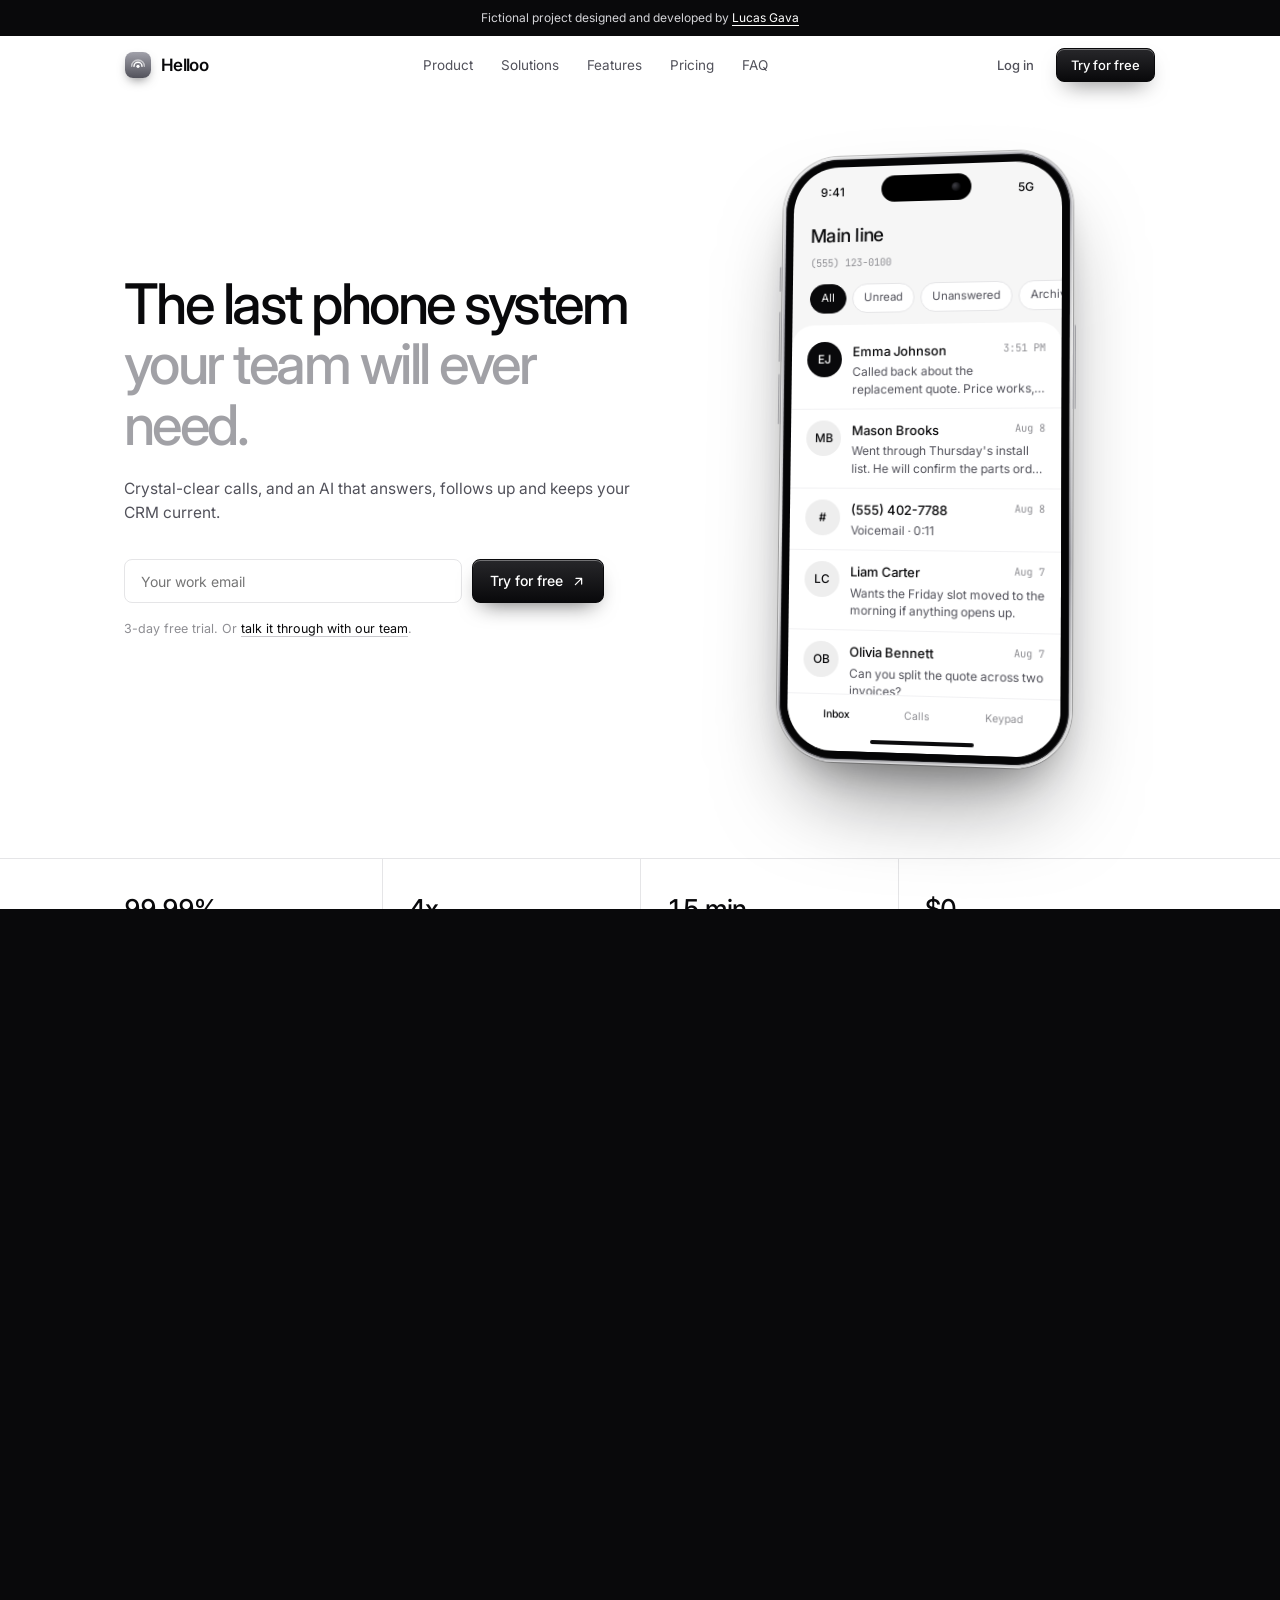
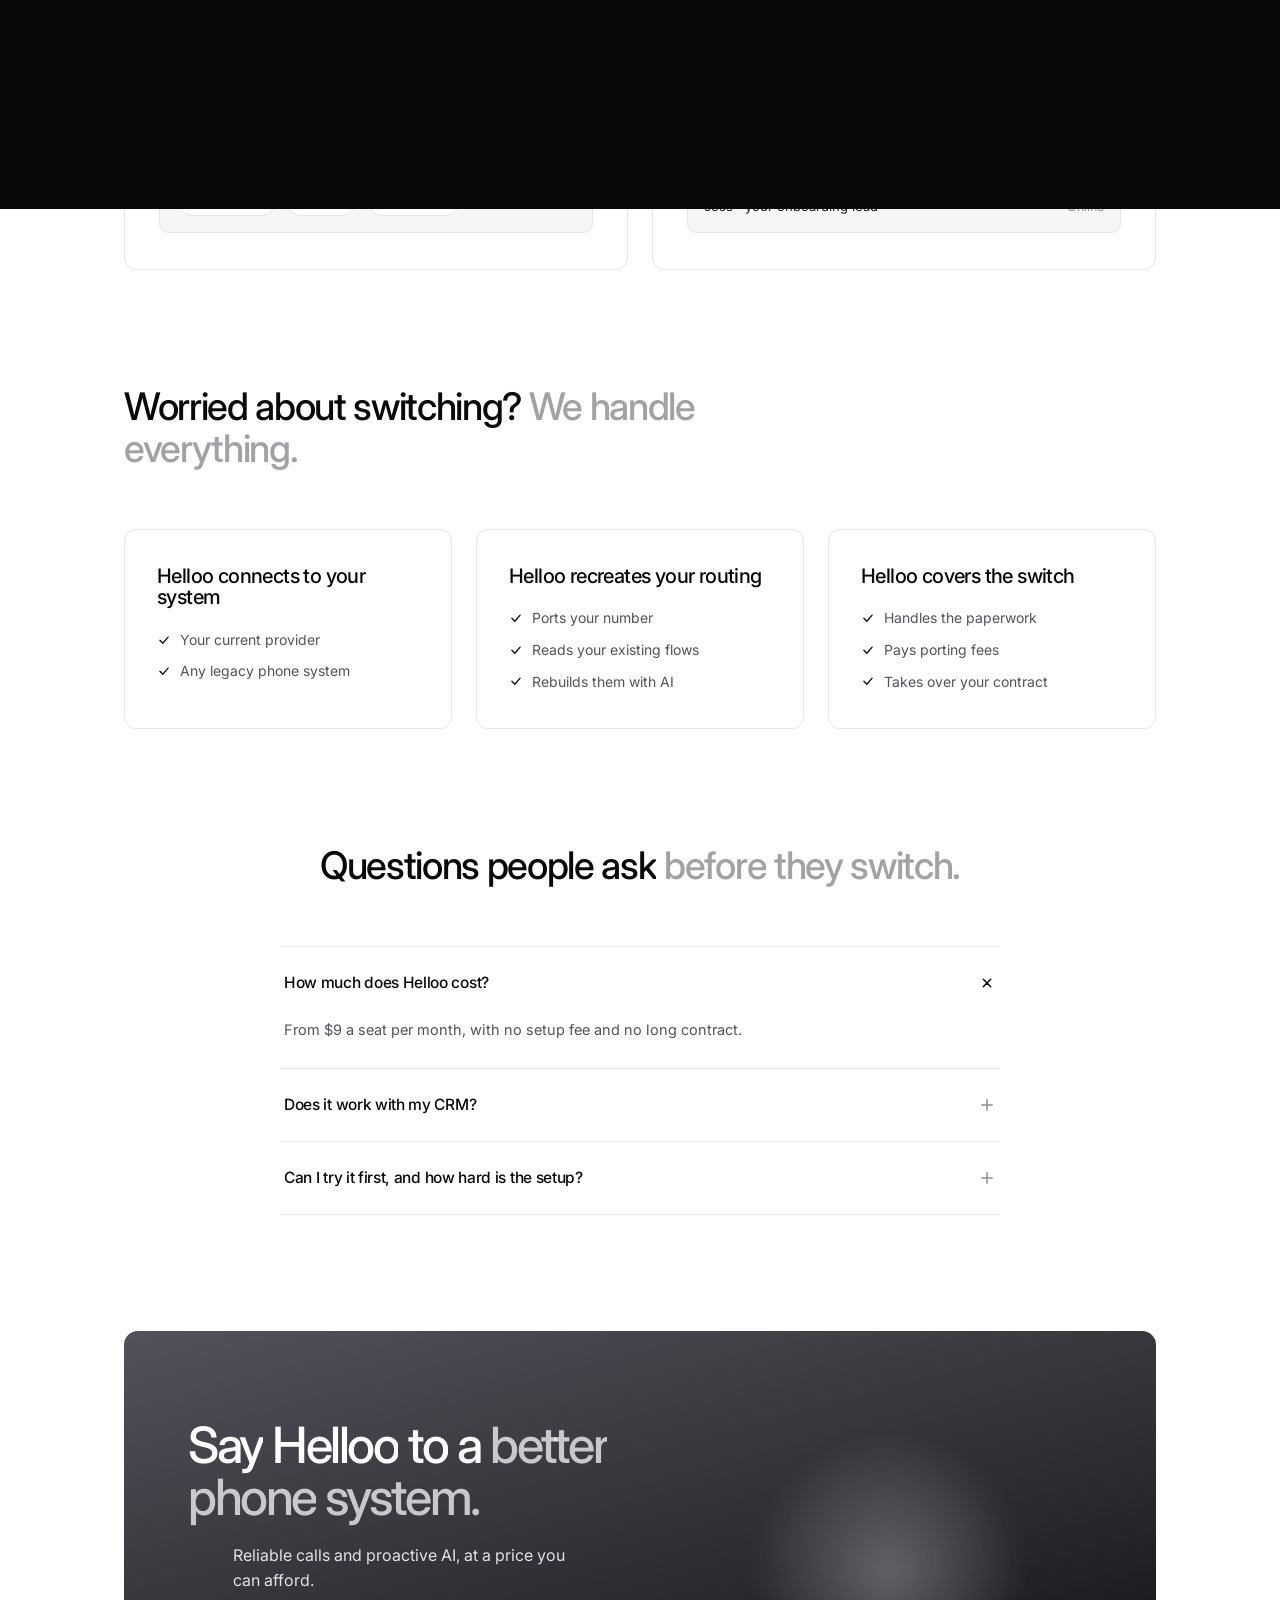
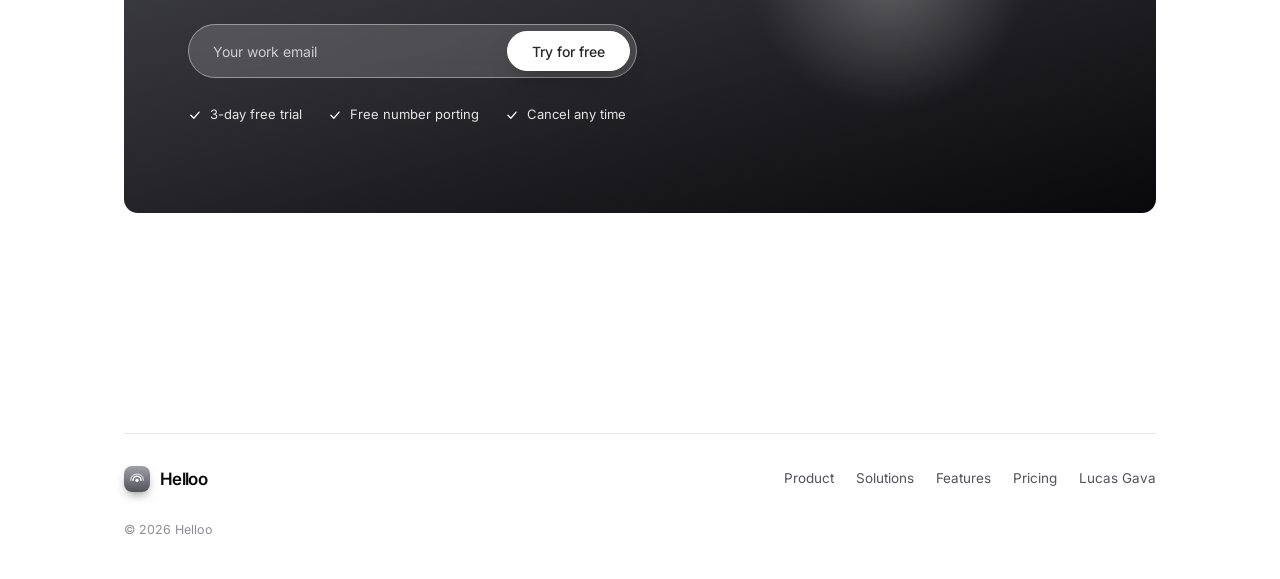
<file: index.html>
<!doctype html>
<html lang="en">
<head>
<meta charset="utf-8">
<meta name="viewport" content="width=device-width, initial-scale=1, viewport-fit=cover">
<meta name="description" content="Helloo is a business phone system with AI agents: reliable calls, an AI receptionist and a CRM that updates itself. A fictional project by Lucas Gava.">
<meta name="theme-color" content="#ffffff">
<title>Helloo | Business phone system with AI agents</title>
<link rel="icon" href="data:image/svg+xml,%3Csvg xmlns='http://www.w3.org/2000/svg' viewBox='0 0 32 32'%3E%3Crect width='32' height='32' rx='8' fill='%2309090b'/%3E%3Ccircle cx='16' cy='17' r='3.2' fill='white'/%3E%3Cpath d='M9.5 17a6.5 6.5 0 0 1 13 0' fill='none' stroke='white' stroke-width='2' stroke-linecap='round'/%3E%3C/svg%3E">
<link rel="preconnect" href="https://fonts.googleapis.com">
<link rel="preconnect" href="https://fonts.gstatic.com" crossorigin>
<link rel="stylesheet" href="https://fonts.googleapis.com/css2?family=Inter:wght@400;500;600&family=JetBrains+Mono:wght@400;500&display=swap">
<link rel="stylesheet" href="style.css?v=21">
</head>
<body>

<div class="ann"><span><span class="long">Fictional project designed and developed by </span><span class="short">Fictional project by </span><a href="https://www.linkedin.com/in/lucasgava" target="_blank" rel="noopener">Lucas Gava</a></span></div>

<header class="nav">
  <div class="wrap">
    <a href="index.html" class="brand" aria-label="Helloo"><span class="brand-mark"><svg viewBox="0 0 24 24" fill="none" stroke="currentColor" stroke-width="2.2" stroke-linecap="round"><circle cx="12" cy="14" r="2.4" fill="currentColor" stroke="none"/><path d="M6 14a6 6 0 0 1 12 0"/><path d="M2.5 14a9.5 9.5 0 0 1 19 0" opacity=".55"/></svg></span>Helloo</a>
    <nav class="nav-links" aria-label="Main">
      <a href="product.html">Product</a><a href="solutions.html">Solutions</a><a href="features.html">Features</a><a href="pricing.html">Pricing</a><a href="index.html#faq">FAQ</a>
    </nav>
    <div class="nav-cta">
      <a href="#" class="btn login">Log in</a>
      <a href="index.html#start" class="btn btn-primary">Try for free</a>
      <button class="menu-btn" id="menu" aria-label="Menu" aria-expanded="false"><svg viewBox="0 0 24 24" fill="none" stroke="currentColor" stroke-width="2" stroke-linecap="round"><path d="M4 8h16M4 16h16"/></svg></button>
    </div>
  </div>
</header>
<div class="m-panel" id="panel">
  <a href="product.html">Product</a><a href="solutions.html">Solutions</a><a href="features.html">Features</a><a href="pricing.html">Pricing</a><a href="index.html#faq">FAQ</a><a href="index.html#start">Try for free</a>
</div>

<main id="top">
<section class="hero">
  <div class="wrap hero-grid">
    <div>
<h1>The last phone system <em>your team will ever need.</em></h1>
      <p class="lead">Crystal-clear calls, and an AI that answers, follows up and keeps your CRM current.</p>
      <form class="signup" onsubmit="return false">
        <input type="email" placeholder="Your work email" aria-label="Work email">
        <button class="btn btn-primary" type="submit">Try for free <svg viewBox="0 0 24 24" fill="none" stroke="currentColor" stroke-width="2" stroke-linecap="round" stroke-linejoin="round"><path d="M7 17 17 7M8 7h9v9"/></svg></button>
      </form>
      <p class="fine">3-day free trial. Or <a href="#faq">talk it through with our team</a>.</p>
    </div>
    <div class="stage" id="product">
      <div class="iphone" aria-label="Helloo app"><i class="sb-a"></i><i class="sb-b"></i><i class="sb-c"></i><i class="sb-p"></i>
        <div class="ip-screen screen"><div class="island"></div>
          <div class="ring-in" aria-hidden="true"><span class="av dark">EJ</span><div><b>Emma Johnson</b><small>Main line &middot; incoming call</small></div><span class="rb dec">&times;</span><span class="rb acc2"><svg viewBox="0 0 24 24" fill="none" stroke="currentColor" stroke-width="2" stroke-linecap="round" stroke-linejoin="round"><path d="M5 4h4l2 5-2.5 1.5a11 11 0 0 0 5 5L15 13l5 2v4a2 2 0 0 1-2 2A16 16 0 0 1 3 6a2 2 0 0 1 2-2"/></svg></span></div>
          <div class="on-call" aria-hidden="true"><span class="oc-av">EJ</span><b>Emma Johnson</b><div class="tm"><span class="tm1">00:03</span><span class="tm2">00:08</span><span class="tm3">00:12</span></div><div class="wb"><i style="--d:0s"></i><i style="--d:0.12s"></i><i style="--d:0.24s"></i><i style="--d:0.36s"></i><i style="--d:0.48s"></i><i style="--d:0.6s"></i><i style="--d:0s"></i><i style="--d:0.12s"></i><i style="--d:0.24s"></i><i style="--d:0.36s"></i><i style="--d:0.48s"></i><i style="--d:0.6s"></i><i style="--d:0s"></i><i style="--d:0.12s"></i><i style="--d:0.24s"></i><i style="--d:0.36s"></i><i style="--d:0.48s"></i><i style="--d:0.6s"></i><i style="--d:0s"></i></div><small>AI is taking notes<i class="dots"></i></small></div>
          <div class="status"><span>9:41</span><span>5G</span></div>
          <div class="line-head"><b>Main line</b><span>(555) 123-0100</span></div>
          <div class="tabs"><span class="on">All</span><span>Unread</span><span>Unanswered</span><span>Archived</span></div>
          <div class="threads">
            <div class="thread live"><i class="flash"></i><span class="av dark">EJ</span><div><b>Emma Johnson<small><span class="s-a">3:51 PM</span><span class="s-b">now</span></small></b><p class="t-a">Called back about the replacement quote. Price works, asked for the earliest site visit.</p><p class="t-b">Booked Saturday, 9:00. CRM updated.</p></div></div>
            <div class="thread"><span class="av">MB</span><div><b>Mason Brooks<small>Aug 8</small></b><p>Went through Thursday's install list. He will confirm the parts order in the morning.</p></div></div>
            <div class="thread"><span class="av">#</span><div><b>(555) 402-7788<small>Aug 8</small></b><p>Voicemail · 0:11</p></div></div>
            <div class="thread"><span class="av">LC</span><div><b>Liam Carter<small>Aug 7</small></b><p>Wants the Friday slot moved to the morning if anything opens up.</p></div></div>
            <div class="thread"><span class="av">OB</span><div><b>Olivia Bennett<small>Aug 7</small></b><p>Can you split the quote across two invoices?</p></div></div>
          </div>
          <div class="dock"><span class="on">Inbox<i class="bdg">1</i></span><span>Calls</span><span>Keypad</span></div><i class="home-bar"></i>
        </div>
      </div>
    </div>
  </div>

  <div class="strip rv">
    <div class="wrap">
      <div class="strip-item"><b data-n="99.99" data-d="2">99.99%</b><span>Call uptime target</span></div>
      <div class="strip-item"><b data-n="4" data-s="x">4x</b><span>Fewer dropped calls</span></div>
      <div class="strip-item"><b data-n="15" data-s=" min">15 min</b><span>Average first response</span></div>
      <div class="strip-item"><b>$0</b><span>Setup fee</span></div>
    </div>
  </div>
</section>

<section class="section" id="why">
  <div class="wrap">
    <div class="section-head rv">
<h2 class="h2">Built for teams that are done <em>settling for less.</em></h2>
    </div>
    <div class="why">
      <article class="wc rv">
        <span class="bad">Dropped calls, spam flags</span>
        <h3>Calls that sound like calls.</h3>
        <p>Our own call network, tuned for voice. Callers see your name, not a spam label.</p>
        <div class="mini-ui chips2"><span><i></i>Caller ID verified</span><span><i></i>HD audio</span><span><i></i>Spam risk low</span></div>
      </article>
      <article class="wc rv d1">
        <span class="bad">Hundreds of clicks to change anything</span>
        <h3>Admin in one sentence.</h3>
        <p>Change hours, routing and greetings in the app, or just ask the assistant.</p>
        <div class="mini-ui chat"><div class="me">Send calls to my cell after 6 pm</div><div class="ai">Done. Routing updated.</div></div>
      </article>
      <article class="wc rv">
        <span class="bad">AI that waits for instructions</span>
        <h3>An assistant that acts after every call.</h3>
        <p>It writes the summary, updates the CRM and books the callback for you.</p>
        <div class="mini-ui chips2"><span><svg viewBox="0 0 24 24" fill="none" stroke="currentColor" stroke-width="2.2" stroke-linecap="round" stroke-linejoin="round"><path d="M5 12.5 10 17.5 19 7"/></svg> Summary</span><span><svg viewBox="0 0 24 24" fill="none" stroke="currentColor" stroke-width="2.2" stroke-linecap="round" stroke-linejoin="round"><path d="M5 12.5 10 17.5 19 7"/></svg> CRM</span><span><svg viewBox="0 0 24 24" fill="none" stroke="currentColor" stroke-width="2.2" stroke-linecap="round" stroke-linejoin="round"><path d="M5 12.5 10 17.5 19 7"/></svg> Callback</span></div>
      </article>
      <article class="wc rv d1">
        <span class="bad">Support tickets that go nowhere</span>
        <h3>A real person who knows you.</h3>
        <p>Call, text or chat with the person who onboarded you. A fix, not a ticket number.</p>
        <div class="mini-ui"><div class="row"><span>Jess · your onboarding lead</span><span class="st">Online</span></div></div>
      </article>
    </div>
  </div>
</section>

<section class="section" id="switch" style="padding-top:0">
  <div class="wrap">
    <div class="section-head rv">
<h2 class="h2">Worried about switching? <em>We handle everything.</em></h2>
    </div>
    <div class="switch">
      <div class="step rv"><h3>Helloo connects to your system</h3><ul><li><svg viewBox="0 0 24 24" fill="none" stroke="currentColor" stroke-width="2.2" stroke-linecap="round" stroke-linejoin="round"><path d="M5 12.5 10 17.5 19 7"/></svg>Your current provider</li><li><svg viewBox="0 0 24 24" fill="none" stroke="currentColor" stroke-width="2.2" stroke-linecap="round" stroke-linejoin="round"><path d="M5 12.5 10 17.5 19 7"/></svg>Any legacy phone system</li></ul></div>
      <div class="step rv d1"><h3>Helloo recreates your routing</h3><ul><li><svg viewBox="0 0 24 24" fill="none" stroke="currentColor" stroke-width="2.2" stroke-linecap="round" stroke-linejoin="round"><path d="M5 12.5 10 17.5 19 7"/></svg>Ports your number</li><li><svg viewBox="0 0 24 24" fill="none" stroke="currentColor" stroke-width="2.2" stroke-linecap="round" stroke-linejoin="round"><path d="M5 12.5 10 17.5 19 7"/></svg>Reads your existing flows</li><li><svg viewBox="0 0 24 24" fill="none" stroke="currentColor" stroke-width="2.2" stroke-linecap="round" stroke-linejoin="round"><path d="M5 12.5 10 17.5 19 7"/></svg>Rebuilds them with AI</li></ul></div>
      <div class="step rv d2"><h3>Helloo covers the switch</h3><ul><li><svg viewBox="0 0 24 24" fill="none" stroke="currentColor" stroke-width="2.2" stroke-linecap="round" stroke-linejoin="round"><path d="M5 12.5 10 17.5 19 7"/></svg>Handles the paperwork</li><li><svg viewBox="0 0 24 24" fill="none" stroke="currentColor" stroke-width="2.2" stroke-linecap="round" stroke-linejoin="round"><path d="M5 12.5 10 17.5 19 7"/></svg>Pays porting fees</li><li><svg viewBox="0 0 24 24" fill="none" stroke="currentColor" stroke-width="2.2" stroke-linecap="round" stroke-linejoin="round"><path d="M5 12.5 10 17.5 19 7"/></svg>Takes over your contract</li></ul></div>
    </div>
  </div>
</section>

<section class="section" id="faq" style="padding-top:0">
  <div class="wrap">
    <div class="section-head center rv" style="text-align:center">
<h2 class="h2">Questions people ask <em>before they switch.</em></h2>
    </div>
    <div class="faq rv">
      <div class="qa open"><button aria-expanded="true">How much does Helloo cost?<svg viewBox="0 0 24 24" fill="none" stroke="currentColor" stroke-width="2" stroke-linecap="round"><path d="M12 5v14M5 12h14"/></svg></button><div class="ans"><div><p>From $9 a seat per month, with no setup fee and no long contract.</p></div></div></div>
      <div class="qa"><button aria-expanded="false">Does it work with my CRM?<svg viewBox="0 0 24 24" fill="none" stroke="currentColor" stroke-width="2" stroke-linecap="round"><path d="M12 5v14M5 12h14"/></svg></button><div class="ans"><div><p>Yes. It syncs with popular CRMs and automation tools, and has an open API.</p></div></div></div>
      <div class="qa"><button aria-expanded="false">Can I try it first, and how hard is the setup?<svg viewBox="0 0 24 24" fill="none" stroke="currentColor" stroke-width="2" stroke-linecap="round"><path d="M12 5v14M5 12h14"/></svg></button><div class="ans"><div><p>Yes, free for 3 days. Setup is guided, and most teams take calls the same day.</p></div></div></div>
    </div>
  </div>
</section>

<section class="section" id="start" style="padding-top:0">
  <div class="wrap">
    <div class="final rich rv">
      <div class="rings" aria-hidden="true"><i></i><i></i><i></i><i></i></div>
      <div class="fin-l">
        <h2>Say Helloo to a <em>better phone system.</em></h2>
        <p class="fin-sub">Reliable calls and proactive AI, at a price you can afford.</p>
        <form class="signup pillform" onsubmit="return false"><input type="email" placeholder="Your work email" aria-label="Work email"><button class="btn btn-primary" type="submit">Try for free</button></form>
        <ul class="trust"><li><svg viewBox="0 0 24 24" fill="none" stroke="currentColor" stroke-width="2.2" stroke-linecap="round" stroke-linejoin="round"><path d="M5 12.5 10 17.5 19 7"/></svg>3-day free trial</li><li><svg viewBox="0 0 24 24" fill="none" stroke="currentColor" stroke-width="2.2" stroke-linecap="round" stroke-linejoin="round"><path d="M5 12.5 10 17.5 19 7"/></svg>Free number porting</li><li><svg viewBox="0 0 24 24" fill="none" stroke="currentColor" stroke-width="2.2" stroke-linecap="round" stroke-linejoin="round"><path d="M5 12.5 10 17.5 19 7"/></svg>Cancel any time</li></ul>
      </div>
      <div class="fin-r" aria-hidden="true">
        <div class="notifs">
          <div class="nt" style="--i:0"><span class="ni g"><svg viewBox="0 0 24 24" fill="none" stroke="currentColor" stroke-width="2" stroke-linecap="round" stroke-linejoin="round"><path d="M5 4h4l2 5-2.5 1.5a11 11 0 0 0 5 5L15 13l5 2v4a2 2 0 0 1-2 2A16 16 0 0 1 3 6a2 2 0 0 1 2-2"/></svg></span><div><b>Incoming call</b><span>Emma Johnson · Main line</span></div><span class="nb">Answer</span></div>
          <div class="nt" style="--i:1"><span class="ni b"><svg viewBox="0 0 24 24" fill="none" stroke="currentColor" stroke-width="2" stroke-linecap="round" stroke-linejoin="round"><path d="M21 12a8 8 0 0 1-11.5 7.2L4 20l1-4.5A8 8 0 1 1 21 12z"/></svg></span><div><b>Missed call text back</b><span>Sent to (555) 402-7788</span></div><small>now</small></div>
          <div class="nt" style="--i:2"><span class="ni b"><svg viewBox="0 0 24 24" fill="none" stroke="currentColor" stroke-width="2" stroke-linecap="round" stroke-linejoin="round"><path d="M12 3l1.8 4.7L18.5 9l-4.7 1.8L12 15.5l-1.8-4.7L5.5 9l4.7-1.3z"/></svg></span><div><b>AI receptionist</b><span>Booked Saturday, 9:00</span></div><small>1m</small></div>
          <div class="nt" style="--i:3"><span class="ni g"><svg viewBox="0 0 24 24" fill="none" stroke="currentColor" stroke-width="2.2" stroke-linecap="round" stroke-linejoin="round"><path d="M5 12.5 10 17.5 19 7"/></svg></span><div><b>CRM updated</b><span>Summary saved to Emma Johnson</span></div><small>2m</small></div>
        </div>
      </div>
    </div>
  </div>
</section>
</main>

<footer>
  <div class="wrap">
    <div class="f-top">
      <a href="index.html" class="brand"><span class="brand-mark"><svg viewBox="0 0 24 24" fill="none" stroke="currentColor" stroke-width="2.2" stroke-linecap="round"><circle cx="12" cy="14" r="2.4" fill="currentColor" stroke="none"/><path d="M6 14a6 6 0 0 1 12 0"/><path d="M2.5 14a9.5 9.5 0 0 1 19 0" opacity=".55"/></svg></span>Helloo</a>
      <div class="f-links"><a href="product.html">Product</a><a href="solutions.html">Solutions</a><a href="features.html">Features</a><a href="pricing.html">Pricing</a><a href="https://www.linkedin.com/in/lucasgava" target="_blank" rel="noopener">Lucas Gava</a></div>
    </div>
    <div class="f-bottom"><span>&copy; 2026 Helloo</span></div>
  </div>
</footer>

<script src="site.js?v=21"></script>
</body>
</html>
</file>
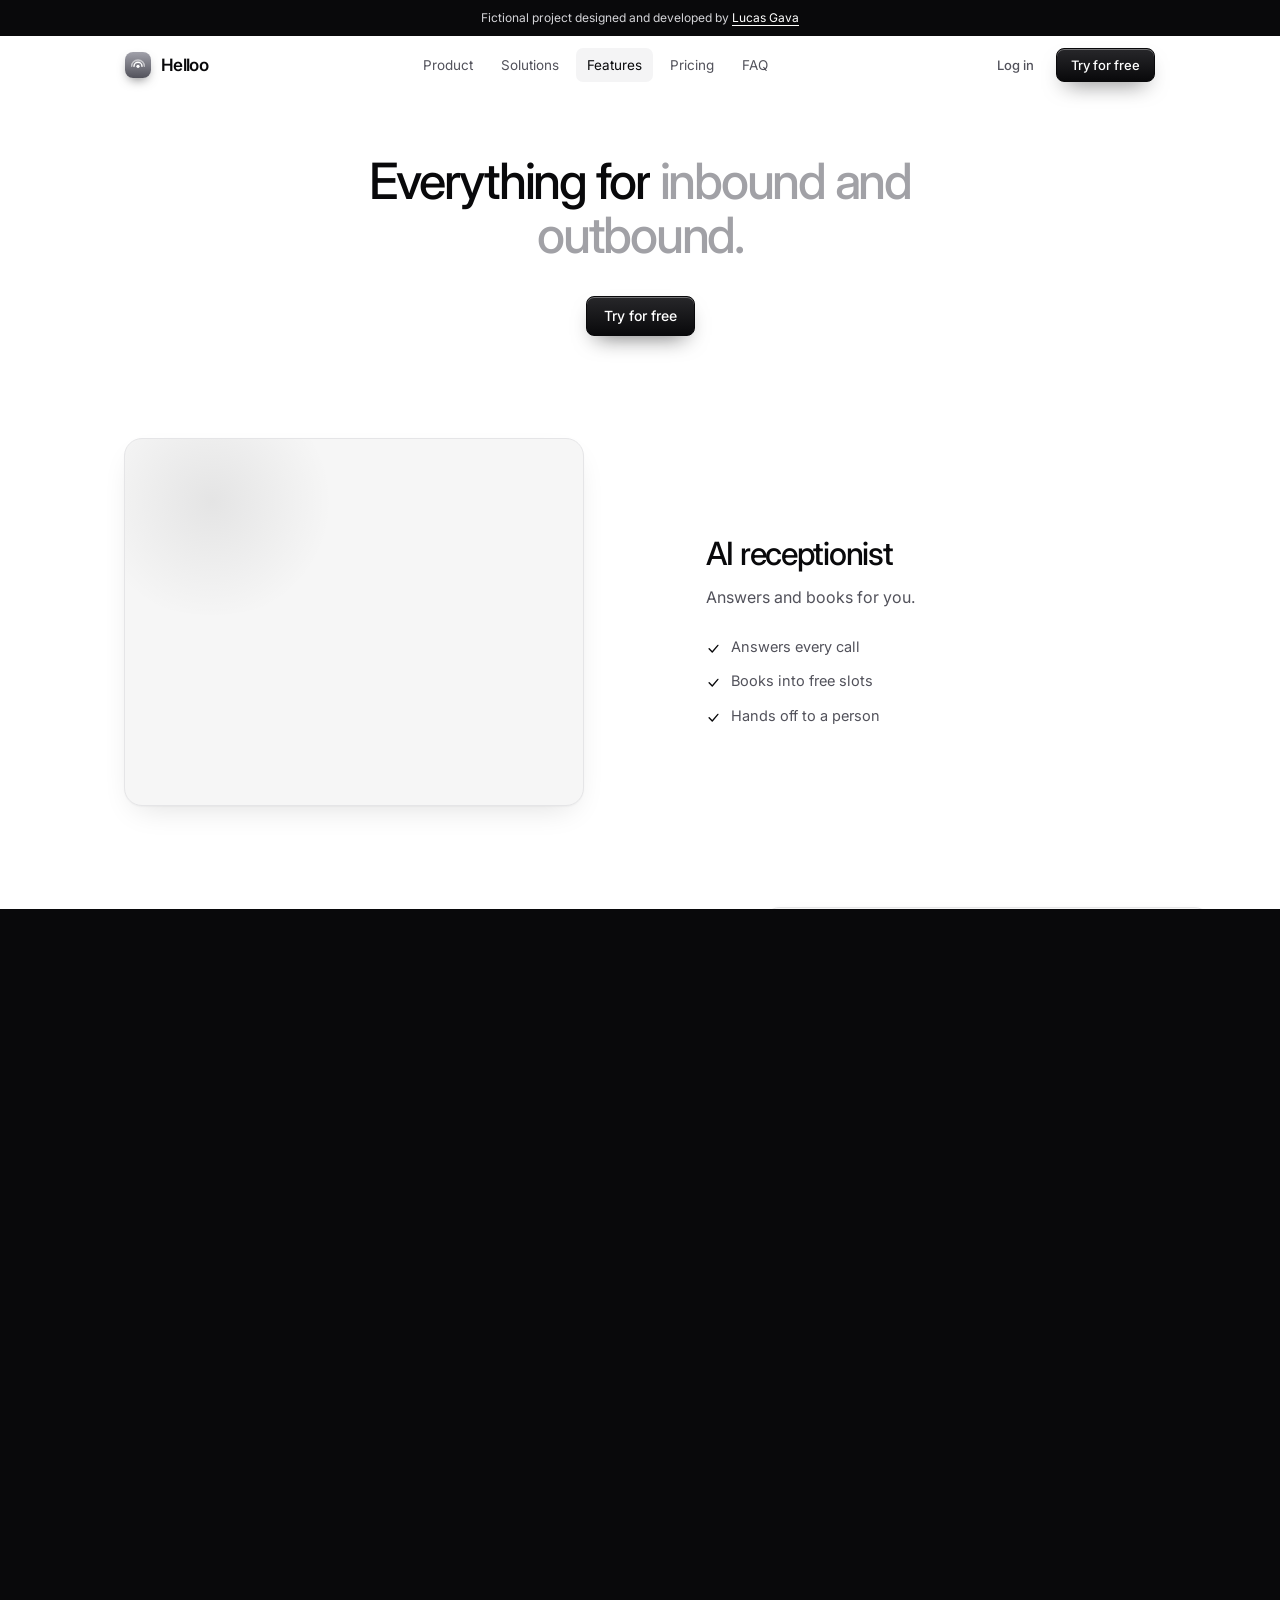
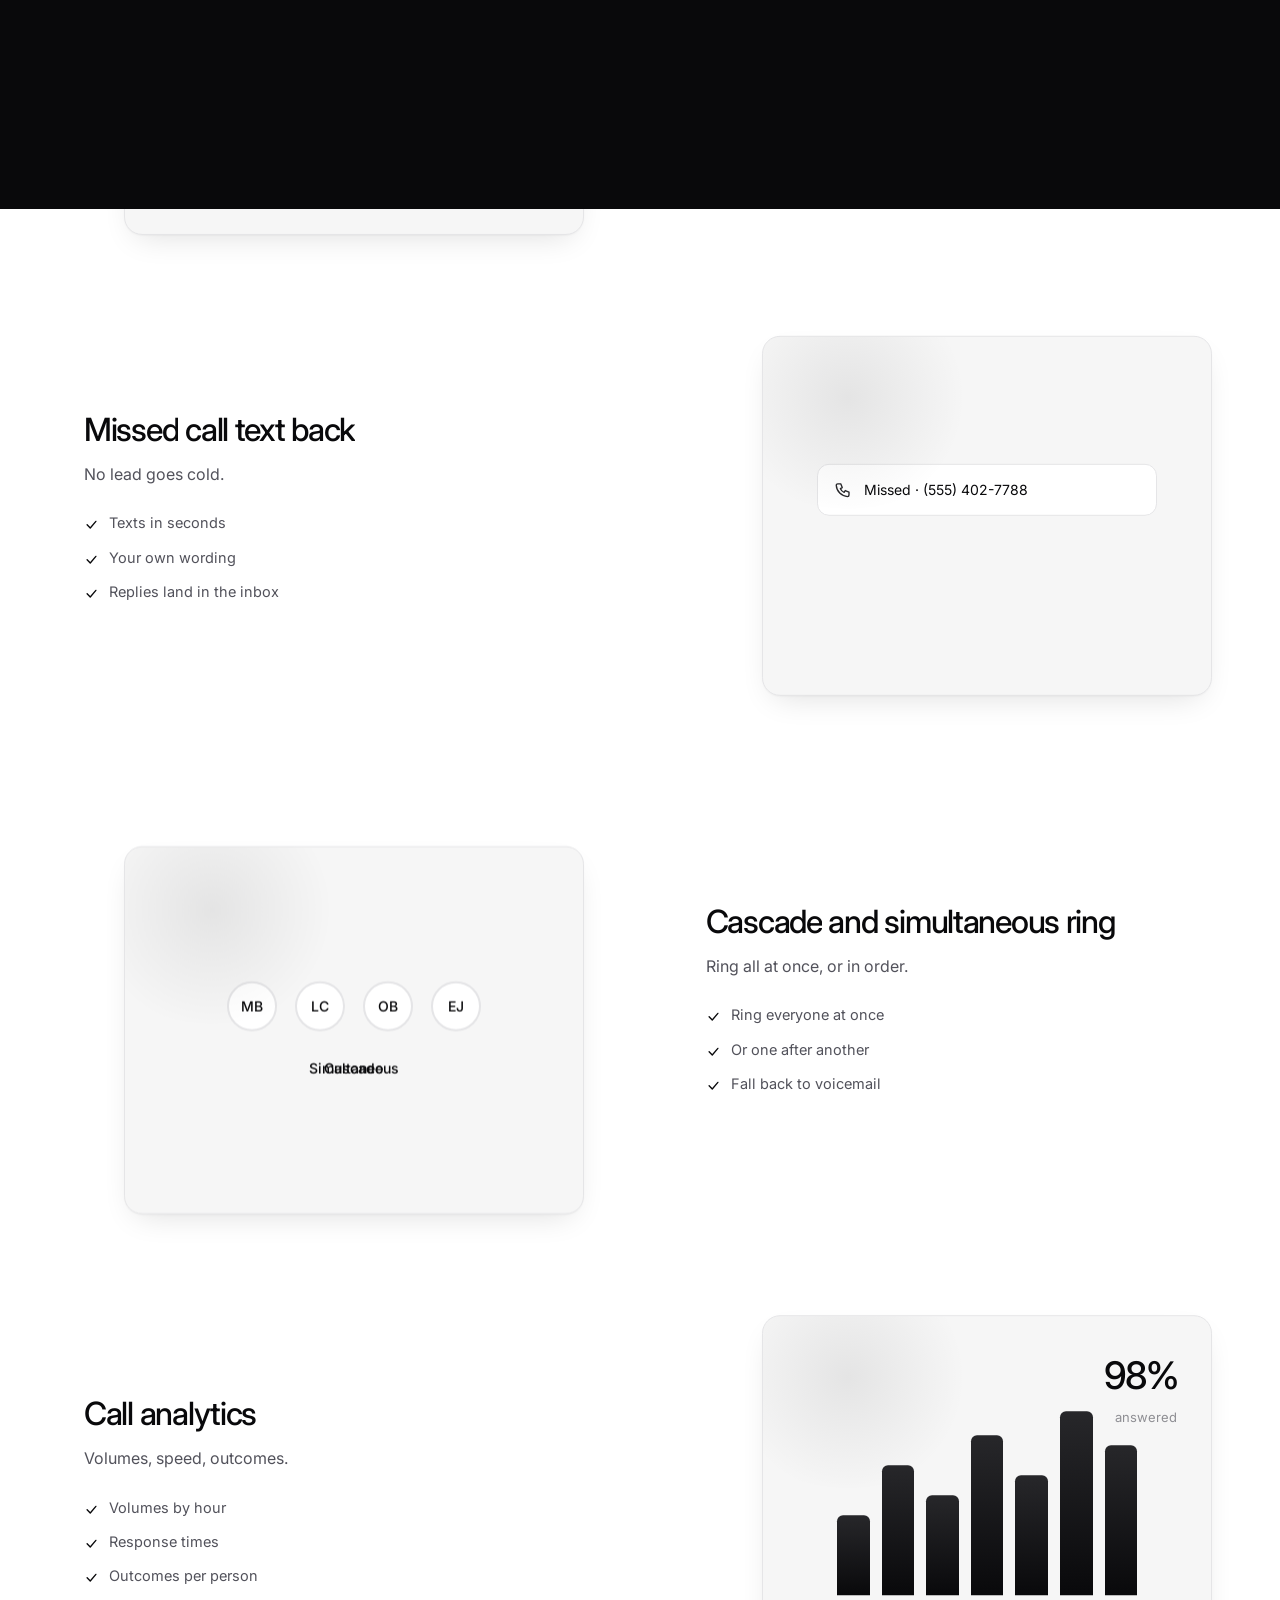
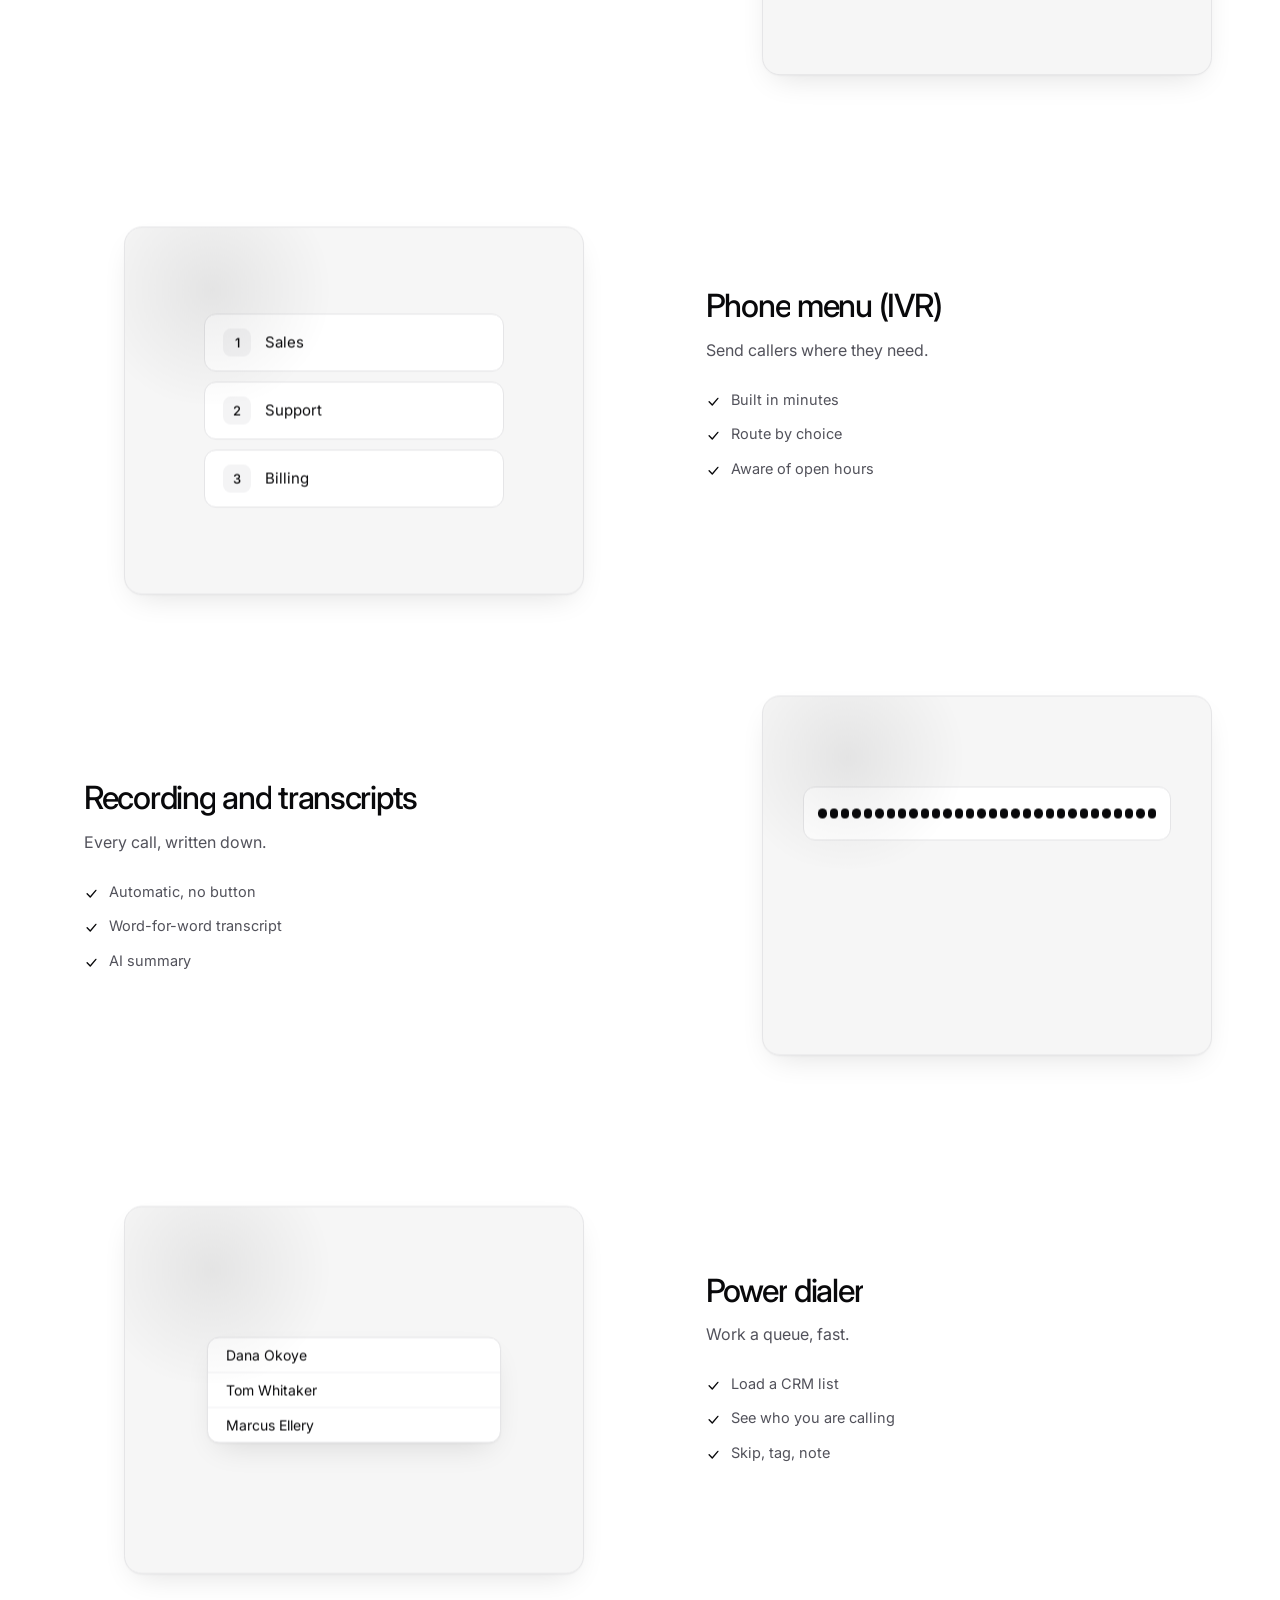
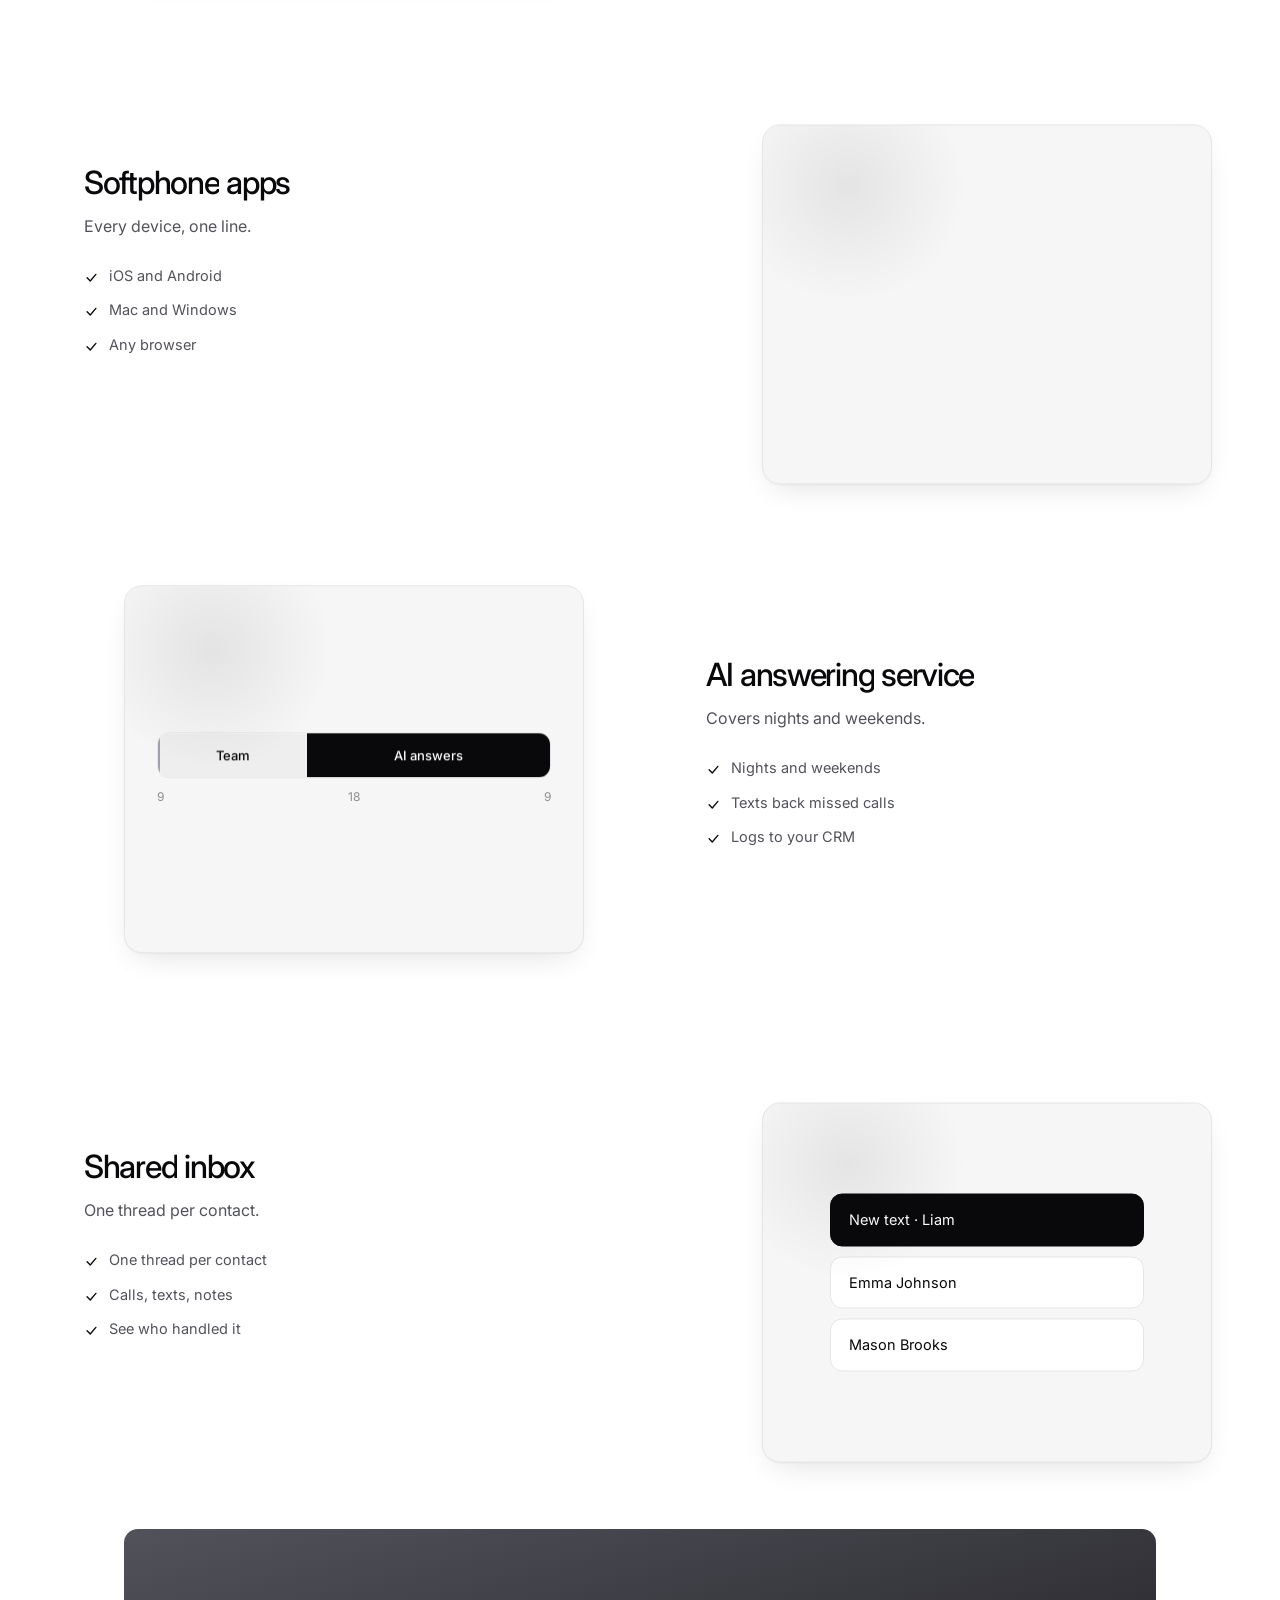
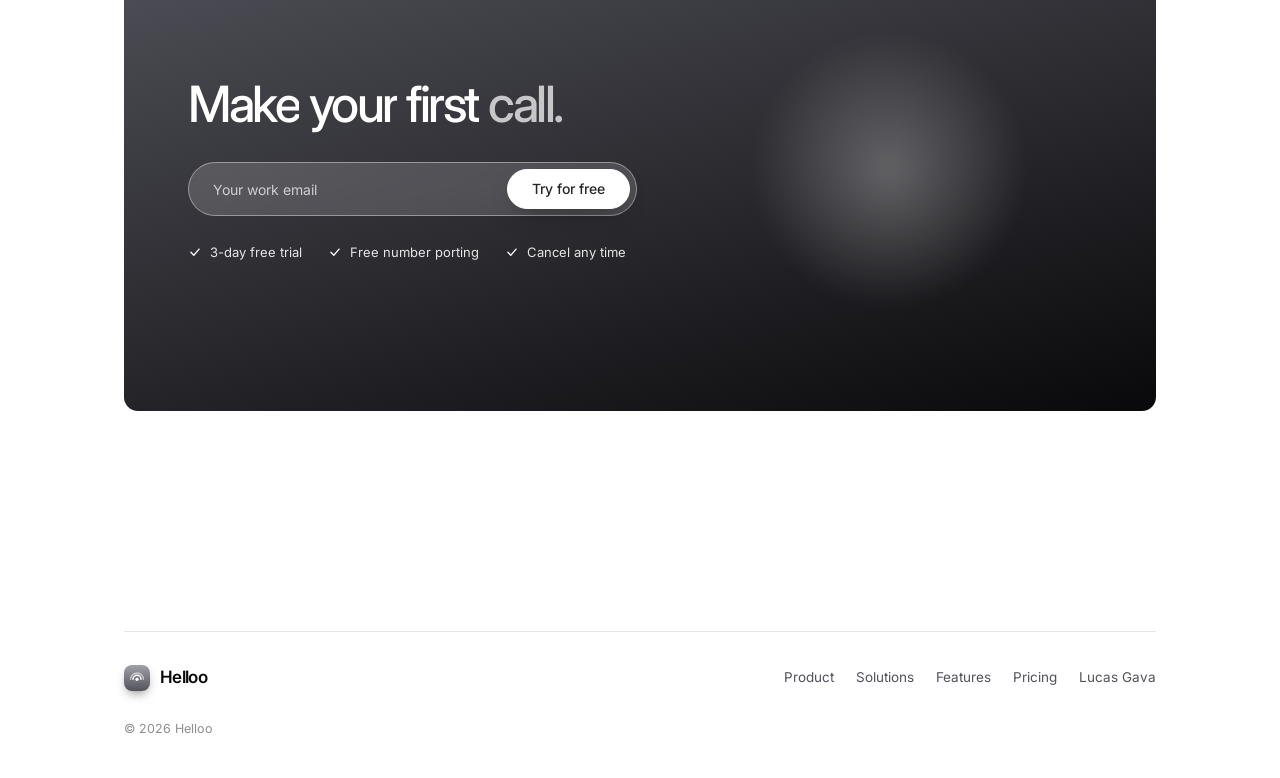
<file: features.html>
<!doctype html>
<html lang="en">
<head>
<meta charset="utf-8">
<meta name="viewport" content="width=device-width, initial-scale=1, viewport-fit=cover">
<meta name="description" content="Everything in Helloo: calling, routing, AI receptionist, recording, analytics and more. A fictional project by Lucas Gava.">
<meta name="theme-color" content="#ffffff">
<title>Features | Helloo</title>
<link rel="icon" href="data:image/svg+xml,%3Csvg xmlns='http://www.w3.org/2000/svg' viewBox='0 0 32 32'%3E%3Crect width='32' height='32' rx='8' fill='%2309090b'/%3E%3Ccircle cx='16' cy='17' r='3.2' fill='white'/%3E%3Cpath d='M9.5 17a6.5 6.5 0 0 1 13 0' fill='none' stroke='white' stroke-width='2' stroke-linecap='round'/%3E%3C/svg%3E">
<link rel="preconnect" href="https://fonts.googleapis.com">
<link rel="preconnect" href="https://fonts.gstatic.com" crossorigin>
<link rel="stylesheet" href="https://fonts.googleapis.com/css2?family=Inter:wght@400;500;600&family=JetBrains+Mono:wght@400;500&display=swap">
<link rel="stylesheet" href="style.css?v=21">
</head>
<body>

<div class="ann"><span><span class="long">Fictional project designed and developed by </span><span class="short">Fictional project by </span><a href="https://www.linkedin.com/in/lucasgava" target="_blank" rel="noopener">Lucas Gava</a></span></div>

<header class="nav">
  <div class="wrap">
    <a href="index.html" class="brand" aria-label="Helloo"><span class="brand-mark"><svg viewBox="0 0 24 24" fill="none" stroke="currentColor" stroke-width="2.2" stroke-linecap="round"><circle cx="12" cy="14" r="2.4" fill="currentColor" stroke="none"/><path d="M6 14a6 6 0 0 1 12 0"/><path d="M2.5 14a9.5 9.5 0 0 1 19 0" opacity=".55"/></svg></span>Helloo</a>
    <nav class="nav-links" aria-label="Main">
      <a href="product.html">Product</a><a href="solutions.html">Solutions</a><a href="features.html" class="on">Features</a><a href="pricing.html">Pricing</a><a href="index.html#faq">FAQ</a>
    </nav>
    <div class="nav-cta">
      <a href="#" class="btn login">Log in</a>
      <a href="index.html#start" class="btn btn-primary">Try for free</a>
      <button class="menu-btn" id="menu" aria-label="Menu" aria-expanded="false"><svg viewBox="0 0 24 24" fill="none" stroke="currentColor" stroke-width="2" stroke-linecap="round"><path d="M4 8h16M4 16h16"/></svg></button>
    </div>
  </div>
</header>
<div class="m-panel" id="panel">
  <a href="product.html">Product</a><a href="solutions.html">Solutions</a><a href="features.html">Features</a><a href="pricing.html">Pricing</a><a href="index.html#faq">FAQ</a><a href="index.html#start">Try for free</a>
</div>

<main id="top">
<section class="ph">
  <div class="wrap">
    <h1>Everything for <em>inbound and outbound.</em></h1>
    
    <div class="ph-cta"><a href="index.html#start" class="btn btn-primary">Try for free</a></div>
  </div>
</section>
<section class="zigs">
  <div class="wrap">
    <section class="zig">
      <div class="zig-vis rv"><div class="sv fv ba"><div class="v-chat"><div class="b them c1">Can I book a visit Saturday?</div><div class="b bot c2">I have 9:00 free. Booking it now.</div><div class="b chip c3"><svg viewBox="0 0 24 24" fill="none" stroke="currentColor" stroke-width="2.2" stroke-linecap="round" stroke-linejoin="round"><path d="M5 12.5 10 17.5 19 7"/></svg> Saturday 9:00 · CRM updated</div></div></div></div>
      <div class="zig-tx rv d1"><h2>AI receptionist</h2><p>Answers and books for you.</p><ul><li><svg viewBox="0 0 24 24" fill="none" stroke="currentColor" stroke-width="2.2" stroke-linecap="round" stroke-linejoin="round"><path d="M5 12.5 10 17.5 19 7"/></svg>Answers every call</li><li><svg viewBox="0 0 24 24" fill="none" stroke="currentColor" stroke-width="2.2" stroke-linecap="round" stroke-linejoin="round"><path d="M5 12.5 10 17.5 19 7"/></svg>Books into free slots</li><li><svg viewBox="0 0 24 24" fill="none" stroke="currentColor" stroke-width="2.2" stroke-linecap="round" stroke-linejoin="round"><path d="M5 12.5 10 17.5 19 7"/></svg>Hands off to a person</li></ul></div>
    </section>
    <section class="zig flip">
      <div class="zig-vis rv"><div class="sv fv bb"><canvas class="globe" role="img" aria-label="Rotating globe with calls connecting the continents"></canvas></div></div>
      <div class="zig-tx rv d1"><h2>International calling</h2><p>Local numbers, clear rates.</p><ul><li><svg viewBox="0 0 24 24" fill="none" stroke="currentColor" stroke-width="2.2" stroke-linecap="round" stroke-linejoin="round"><path d="M5 12.5 10 17.5 19 7"/></svg>Local numbers abroad</li><li><svg viewBox="0 0 24 24" fill="none" stroke="currentColor" stroke-width="2.2" stroke-linecap="round" stroke-linejoin="round"><path d="M5 12.5 10 17.5 19 7"/></svg>Clear per-minute rates</li><li><svg viewBox="0 0 24 24" fill="none" stroke="currentColor" stroke-width="2.2" stroke-linecap="round" stroke-linejoin="round"><path d="M5 12.5 10 17.5 19 7"/></svg>Same app, any country</li></ul></div>
    </section>
    <section class="zig">
      <div class="zig-vis rv"><div class="sv fv bc"><div class="v-click"><div class="r"><span class="av">DO</span><span>(555) 118-9043</span><span class="cb"><svg viewBox="0 0 24 24" fill="none" stroke="currentColor" stroke-width="1.8" stroke-linecap="round" stroke-linejoin="round"><path d="M5 4h4l2 5-2.5 1.5a11 11 0 0 0 5 5L15 13l5 2v4a2 2 0 0 1-2 2A16 16 0 0 1 3 6a2 2 0 0 1 2-2"/></svg></span></div><svg class="cur" viewBox="0 0 24 24" aria-hidden="true"><path d="M5 3l14 7-6 2-2 6z"/></svg></div></div></div>
      <div class="zig-tx rv d1"><h2>Click to call</h2><p>Dial from any tool.</p><ul><li><svg viewBox="0 0 24 24" fill="none" stroke="currentColor" stroke-width="2.2" stroke-linecap="round" stroke-linejoin="round"><path d="M5 12.5 10 17.5 19 7"/></svg>Dial from your CRM</li><li><svg viewBox="0 0 24 24" fill="none" stroke="currentColor" stroke-width="2.2" stroke-linecap="round" stroke-linejoin="round"><path d="M5 12.5 10 17.5 19 7"/></svg>One click, no copying</li><li><svg viewBox="0 0 24 24" fill="none" stroke="currentColor" stroke-width="2.2" stroke-linecap="round" stroke-linejoin="round"><path d="M5 12.5 10 17.5 19 7"/></svg>Notes sync back</li></ul></div>
    </section>
    <section class="zig flip">
      <div class="zig-vis rv"><div class="sv fv bd"><div class="v-miss"><div class="r"><svg viewBox="0 0 24 24" fill="none" stroke="currentColor" stroke-width="1.8" stroke-linecap="round" stroke-linejoin="round"><path d="M5 4h4l2 5-2.5 1.5a11 11 0 0 0 5 5L15 13l5 2v4a2 2 0 0 1-2 2A16 16 0 0 1 3 6a2 2 0 0 1 2-2"/></svg><span>Missed · (555) 402-7788</span></div><div class="b bot m1">Sorry we missed you. How can we help?</div></div></div></div>
      <div class="zig-tx rv d1"><h2>Missed call text back</h2><p>No lead goes cold.</p><ul><li><svg viewBox="0 0 24 24" fill="none" stroke="currentColor" stroke-width="2.2" stroke-linecap="round" stroke-linejoin="round"><path d="M5 12.5 10 17.5 19 7"/></svg>Texts in seconds</li><li><svg viewBox="0 0 24 24" fill="none" stroke="currentColor" stroke-width="2.2" stroke-linecap="round" stroke-linejoin="round"><path d="M5 12.5 10 17.5 19 7"/></svg>Your own wording</li><li><svg viewBox="0 0 24 24" fill="none" stroke="currentColor" stroke-width="2.2" stroke-linecap="round" stroke-linejoin="round"><path d="M5 12.5 10 17.5 19 7"/></svg>Replies land in the inbox</li></ul></div>
    </section>
    <section class="zig">
      <div class="zig-vis rv"><div class="sv fv be"><div class="v-ring"><div class="avs"><span class="a1">MB</span><span class="a2">LC</span><span class="a3">OB</span><span class="a4">EJ</span></div><div class="lab"><span class="l1">Cascade</span><span class="l2">Simultaneous</span></div></div></div></div>
      <div class="zig-tx rv d1"><h2>Cascade and simultaneous ring</h2><p>Ring all at once, or in order.</p><ul><li><svg viewBox="0 0 24 24" fill="none" stroke="currentColor" stroke-width="2.2" stroke-linecap="round" stroke-linejoin="round"><path d="M5 12.5 10 17.5 19 7"/></svg>Ring everyone at once</li><li><svg viewBox="0 0 24 24" fill="none" stroke="currentColor" stroke-width="2.2" stroke-linecap="round" stroke-linejoin="round"><path d="M5 12.5 10 17.5 19 7"/></svg>Or one after another</li><li><svg viewBox="0 0 24 24" fill="none" stroke="currentColor" stroke-width="2.2" stroke-linecap="round" stroke-linejoin="round"><path d="M5 12.5 10 17.5 19 7"/></svg>Fall back to voicemail</li></ul></div>
    </section>
    <section class="zig flip">
      <div class="zig-vis rv"><div class="sv fv bf"><div class="v-bars"><i style="--h:40%;--d:0s"></i><i style="--h:65%;--d:0.15s"></i><i style="--h:50%;--d:0.3s"></i><i style="--h:80%;--d:0.44999999999999996s"></i><i style="--h:60%;--d:0.6s"></i><i style="--h:92%;--d:0.75s"></i><i style="--h:75%;--d:0.8999999999999999s"></i></div><div class="v-stat"><b>98%</b><span>answered</span></div></div></div>
      <div class="zig-tx rv d1"><h2>Call analytics</h2><p>Volumes, speed, outcomes.</p><ul><li><svg viewBox="0 0 24 24" fill="none" stroke="currentColor" stroke-width="2.2" stroke-linecap="round" stroke-linejoin="round"><path d="M5 12.5 10 17.5 19 7"/></svg>Volumes by hour</li><li><svg viewBox="0 0 24 24" fill="none" stroke="currentColor" stroke-width="2.2" stroke-linecap="round" stroke-linejoin="round"><path d="M5 12.5 10 17.5 19 7"/></svg>Response times</li><li><svg viewBox="0 0 24 24" fill="none" stroke="currentColor" stroke-width="2.2" stroke-linecap="round" stroke-linejoin="round"><path d="M5 12.5 10 17.5 19 7"/></svg>Outcomes per person</li></ul></div>
    </section>
    <section class="zig">
      <div class="zig-vis rv"><div class="sv fv bg"><ul class="v-ivr"><li class="i1"><b>1</b>Sales</li><li class="i2"><b>2</b>Support</li><li class="i3"><b>3</b>Billing</li></ul></div></div>
      <div class="zig-tx rv d1"><h2>Phone menu (IVR)</h2><p>Send callers where they need.</p><ul><li><svg viewBox="0 0 24 24" fill="none" stroke="currentColor" stroke-width="2.2" stroke-linecap="round" stroke-linejoin="round"><path d="M5 12.5 10 17.5 19 7"/></svg>Built in minutes</li><li><svg viewBox="0 0 24 24" fill="none" stroke="currentColor" stroke-width="2.2" stroke-linecap="round" stroke-linejoin="round"><path d="M5 12.5 10 17.5 19 7"/></svg>Route by choice</li><li><svg viewBox="0 0 24 24" fill="none" stroke="currentColor" stroke-width="2.2" stroke-linecap="round" stroke-linejoin="round"><path d="M5 12.5 10 17.5 19 7"/></svg>Aware of open hours</li></ul></div>
    </section>
    <section class="zig flip">
      <div class="zig-vis rv"><div class="sv fv bh"><div class="v-rec"><div class="wv"><i style="--d:0s"></i><i style="--d:0.12s"></i><i style="--d:0.24s"></i><i style="--d:0.36s"></i><i style="--d:0.48s"></i><i style="--d:0.6s"></i><i style="--d:0.72s"></i><i style="--d:0s"></i><i style="--d:0.12s"></i><i style="--d:0.24s"></i><i style="--d:0.36s"></i><i style="--d:0.48s"></i><i style="--d:0.6s"></i><i style="--d:0.72s"></i><i style="--d:0s"></i><i style="--d:0.12s"></i><i style="--d:0.24s"></i><i style="--d:0.36s"></i><i style="--d:0.48s"></i><i style="--d:0.6s"></i><i style="--d:0.72s"></i><i style="--d:0s"></i><i style="--d:0.12s"></i><i style="--d:0.24s"></i><i style="--d:0.36s"></i><i style="--d:0.48s"></i><i style="--d:0.6s"></i><i style="--d:0.72s"></i><i style="--d:0s"></i><i style="--d:0.12s"></i></div><p class="x1">Can you send the quote today?</p><p class="x2">Sure, I will follow up this afternoon.</p></div></div></div>
      <div class="zig-tx rv d1"><h2>Recording and transcripts</h2><p>Every call, written down.</p><ul><li><svg viewBox="0 0 24 24" fill="none" stroke="currentColor" stroke-width="2.2" stroke-linecap="round" stroke-linejoin="round"><path d="M5 12.5 10 17.5 19 7"/></svg>Automatic, no button</li><li><svg viewBox="0 0 24 24" fill="none" stroke="currentColor" stroke-width="2.2" stroke-linecap="round" stroke-linejoin="round"><path d="M5 12.5 10 17.5 19 7"/></svg>Word-for-word transcript</li><li><svg viewBox="0 0 24 24" fill="none" stroke="currentColor" stroke-width="2.2" stroke-linecap="round" stroke-linejoin="round"><path d="M5 12.5 10 17.5 19 7"/></svg>AI summary</li></ul></div>
    </section>
    <section class="zig">
      <div class="zig-vis rv"><div class="sv fv bi"><div class="v-dial"><div class="roll"><span>Dana Okoye</span><span>Tom Whitaker</span><span>Marcus Ellery</span><span>Dana Okoye</span></div></div></div></div>
      <div class="zig-tx rv d1"><h2>Power dialer</h2><p>Work a queue, fast.</p><ul><li><svg viewBox="0 0 24 24" fill="none" stroke="currentColor" stroke-width="2.2" stroke-linecap="round" stroke-linejoin="round"><path d="M5 12.5 10 17.5 19 7"/></svg>Load a CRM list</li><li><svg viewBox="0 0 24 24" fill="none" stroke="currentColor" stroke-width="2.2" stroke-linecap="round" stroke-linejoin="round"><path d="M5 12.5 10 17.5 19 7"/></svg>See who you are calling</li><li><svg viewBox="0 0 24 24" fill="none" stroke="currentColor" stroke-width="2.2" stroke-linecap="round" stroke-linejoin="round"><path d="M5 12.5 10 17.5 19 7"/></svg>Skip, tag, note</li></ul></div>
    </section>
    <section class="zig flip">
      <div class="zig-vis rv"><div class="sv fv bj"><div class="v-dev"><span class="d1"><svg viewBox="0 0 24 24" fill="none" stroke="currentColor" stroke-width="1.8" stroke-linecap="round" stroke-linejoin="round"><path d="M5 4h4l2 5-2.5 1.5a11 11 0 0 0 5 5L15 13l5 2v4a2 2 0 0 1-2 2A16 16 0 0 1 3 6a2 2 0 0 1 2-2"/></svg></span><span class="d2"><svg viewBox="0 0 24 24" fill="none" stroke="currentColor" stroke-width="1.8" stroke-linecap="round" stroke-linejoin="round"><rect x="3" y="4" width="18" height="12" rx="2"/><path d="M8 20h8M12 16v4"/></svg></span><span class="d3"><svg viewBox="0 0 24 24" fill="none" stroke="currentColor" stroke-width="1.8" stroke-linecap="round" stroke-linejoin="round"><circle cx="12" cy="12" r="9"/><path d="M3 12h18M12 3c2.6 2.6 3.9 5.6 3.9 9s-1.3 6.4-3.9 9"/></svg></span></div></div></div>
      <div class="zig-tx rv d1"><h2>Softphone apps</h2><p>Every device, one line.</p><ul><li><svg viewBox="0 0 24 24" fill="none" stroke="currentColor" stroke-width="2.2" stroke-linecap="round" stroke-linejoin="round"><path d="M5 12.5 10 17.5 19 7"/></svg>iOS and Android</li><li><svg viewBox="0 0 24 24" fill="none" stroke="currentColor" stroke-width="2.2" stroke-linecap="round" stroke-linejoin="round"><path d="M5 12.5 10 17.5 19 7"/></svg>Mac and Windows</li><li><svg viewBox="0 0 24 24" fill="none" stroke="currentColor" stroke-width="2.2" stroke-linecap="round" stroke-linejoin="round"><path d="M5 12.5 10 17.5 19 7"/></svg>Any browser</li></ul></div>
    </section>
    <section class="zig">
      <div class="zig-vis rv"><div class="sv fv bk"><div class="v-night"><div class="tl"><span class="day">Team</span><span class="ngt">AI answers</span></div><div class="hrs"><i>9</i><i>18</i><i>9</i></div></div></div></div>
      <div class="zig-tx rv d1"><h2>AI answering service</h2><p>Covers nights and weekends.</p><ul><li><svg viewBox="0 0 24 24" fill="none" stroke="currentColor" stroke-width="2.2" stroke-linecap="round" stroke-linejoin="round"><path d="M5 12.5 10 17.5 19 7"/></svg>Nights and weekends</li><li><svg viewBox="0 0 24 24" fill="none" stroke="currentColor" stroke-width="2.2" stroke-linecap="round" stroke-linejoin="round"><path d="M5 12.5 10 17.5 19 7"/></svg>Texts back missed calls</li><li><svg viewBox="0 0 24 24" fill="none" stroke="currentColor" stroke-width="2.2" stroke-linecap="round" stroke-linejoin="round"><path d="M5 12.5 10 17.5 19 7"/></svg>Logs to your CRM</li></ul></div>
    </section>
    <section class="zig flip">
      <div class="zig-vis rv"><div class="sv fv bl"><div class="v-inbox"><div class="th n1">New text · Liam</div><div class="th">Emma Johnson</div><div class="th">Mason Brooks</div></div></div></div>
      <div class="zig-tx rv d1"><h2>Shared inbox</h2><p>One thread per contact.</p><ul><li><svg viewBox="0 0 24 24" fill="none" stroke="currentColor" stroke-width="2.2" stroke-linecap="round" stroke-linejoin="round"><path d="M5 12.5 10 17.5 19 7"/></svg>One thread per contact</li><li><svg viewBox="0 0 24 24" fill="none" stroke="currentColor" stroke-width="2.2" stroke-linecap="round" stroke-linejoin="round"><path d="M5 12.5 10 17.5 19 7"/></svg>Calls, texts, notes</li><li><svg viewBox="0 0 24 24" fill="none" stroke="currentColor" stroke-width="2.2" stroke-linecap="round" stroke-linejoin="round"><path d="M5 12.5 10 17.5 19 7"/></svg>See who handled it</li></ul></div>
    </section>
  </div>
</section>
<section class="section" style="padding-top:0">
  <div class="wrap">
    <div class="final rich rv">
      <div class="rings" aria-hidden="true"><i></i><i></i><i></i><i></i></div>
      <div class="fin-l">
        <h2>Make your first <em>call.</em></h2>
        
        <form class="signup pillform" onsubmit="return false"><input type="email" placeholder="Your work email" aria-label="Work email"><button class="btn btn-primary" type="submit">Try for free</button></form>
        <ul class="trust"><li><svg viewBox="0 0 24 24" fill="none" stroke="currentColor" stroke-width="2.2" stroke-linecap="round" stroke-linejoin="round"><path d="M5 12.5 10 17.5 19 7"/></svg>3-day free trial</li><li><svg viewBox="0 0 24 24" fill="none" stroke="currentColor" stroke-width="2.2" stroke-linecap="round" stroke-linejoin="round"><path d="M5 12.5 10 17.5 19 7"/></svg>Free number porting</li><li><svg viewBox="0 0 24 24" fill="none" stroke="currentColor" stroke-width="2.2" stroke-linecap="round" stroke-linejoin="round"><path d="M5 12.5 10 17.5 19 7"/></svg>Cancel any time</li></ul>
      </div>
      <div class="fin-r" aria-hidden="true">
        <div class="notifs">
          <div class="nt" style="--i:0"><span class="ni g"><svg viewBox="0 0 24 24" fill="none" stroke="currentColor" stroke-width="2" stroke-linecap="round" stroke-linejoin="round"><path d="M5 4h4l2 5-2.5 1.5a11 11 0 0 0 5 5L15 13l5 2v4a2 2 0 0 1-2 2A16 16 0 0 1 3 6a2 2 0 0 1 2-2"/></svg></span><div><b>Incoming call</b><span>Emma Johnson · Main line</span></div><span class="nb">Answer</span></div>
          <div class="nt" style="--i:1"><span class="ni b"><svg viewBox="0 0 24 24" fill="none" stroke="currentColor" stroke-width="2" stroke-linecap="round" stroke-linejoin="round"><path d="M21 12a8 8 0 0 1-11.5 7.2L4 20l1-4.5A8 8 0 1 1 21 12z"/></svg></span><div><b>Missed call text back</b><span>Sent to (555) 402-7788</span></div><small>now</small></div>
          <div class="nt" style="--i:2"><span class="ni b"><svg viewBox="0 0 24 24" fill="none" stroke="currentColor" stroke-width="2" stroke-linecap="round" stroke-linejoin="round"><path d="M12 3l1.8 4.7L18.5 9l-4.7 1.8L12 15.5l-1.8-4.7L5.5 9l4.7-1.3z"/></svg></span><div><b>AI receptionist</b><span>Booked Saturday, 9:00</span></div><small>1m</small></div>
          <div class="nt" style="--i:3"><span class="ni g"><svg viewBox="0 0 24 24" fill="none" stroke="currentColor" stroke-width="2.2" stroke-linecap="round" stroke-linejoin="round"><path d="M5 12.5 10 17.5 19 7"/></svg></span><div><b>CRM updated</b><span>Summary saved to Emma Johnson</span></div><small>2m</small></div>
        </div>
      </div>
    </div>
  </div>
</section>
</main>

<footer>
  <div class="wrap">
    <div class="f-top">
      <a href="index.html" class="brand"><span class="brand-mark"><svg viewBox="0 0 24 24" fill="none" stroke="currentColor" stroke-width="2.2" stroke-linecap="round"><circle cx="12" cy="14" r="2.4" fill="currentColor" stroke="none"/><path d="M6 14a6 6 0 0 1 12 0"/><path d="M2.5 14a9.5 9.5 0 0 1 19 0" opacity=".55"/></svg></span>Helloo</a>
      <div class="f-links"><a href="product.html">Product</a><a href="solutions.html">Solutions</a><a href="features.html">Features</a><a href="pricing.html">Pricing</a><a href="https://www.linkedin.com/in/lucasgava" target="_blank" rel="noopener">Lucas Gava</a></div>
    </div>
    <div class="f-bottom"><span>&copy; 2026 Helloo</span></div>
  </div>
</footer>

<script src="site.js?v=21"></script>
</body>
</html>
</file>
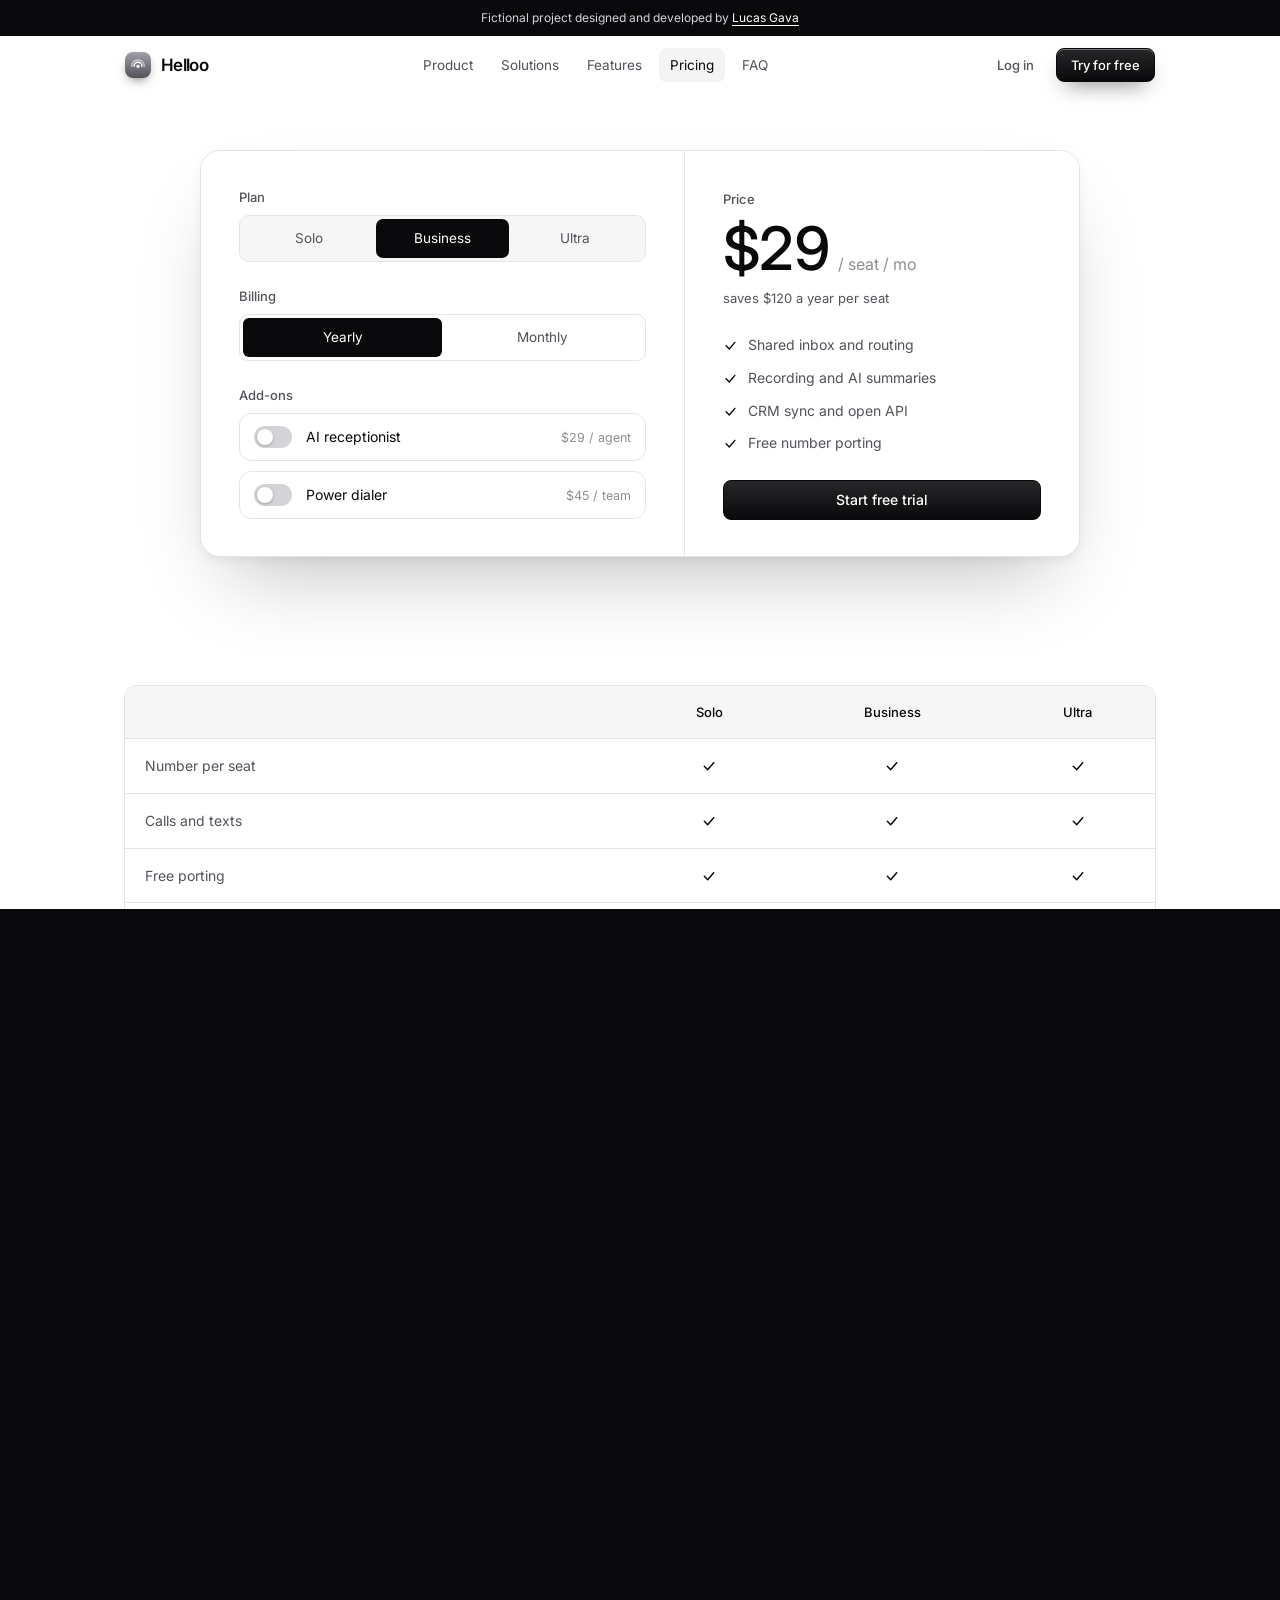
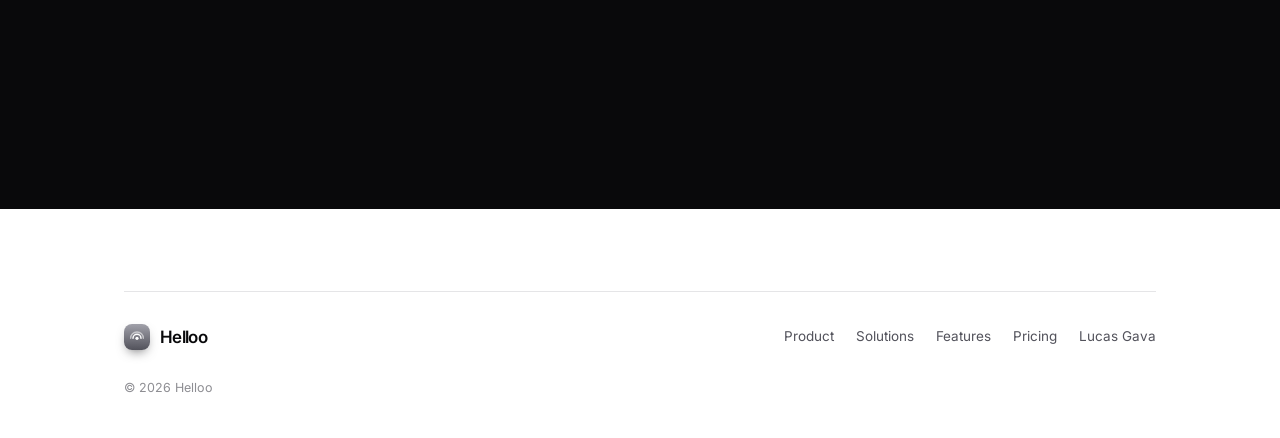
<file: pricing.html>
<!doctype html>
<html lang="en">
<head>
<meta charset="utf-8">
<meta name="viewport" content="width=device-width, initial-scale=1, viewport-fit=cover">
<meta name="description" content="Simple per-seat pricing for Helloo. A fictional project by Lucas Gava.">
<meta name="theme-color" content="#ffffff">
<title>Pricing | Helloo</title>
<link rel="icon" href="data:image/svg+xml,%3Csvg xmlns='http://www.w3.org/2000/svg' viewBox='0 0 32 32'%3E%3Crect width='32' height='32' rx='8' fill='%2309090b'/%3E%3Ccircle cx='16' cy='17' r='3.2' fill='white'/%3E%3Cpath d='M9.5 17a6.5 6.5 0 0 1 13 0' fill='none' stroke='white' stroke-width='2' stroke-linecap='round'/%3E%3C/svg%3E">
<link rel="preconnect" href="https://fonts.googleapis.com">
<link rel="preconnect" href="https://fonts.gstatic.com" crossorigin>
<link rel="stylesheet" href="https://fonts.googleapis.com/css2?family=Inter:wght@400;500;600&family=JetBrains+Mono:wght@400;500&display=swap">
<link rel="stylesheet" href="style.css?v=21">
</head>
<body>

<div class="ann"><span><span class="long">Fictional project designed and developed by </span><span class="short">Fictional project by </span><a href="https://www.linkedin.com/in/lucasgava" target="_blank" rel="noopener">Lucas Gava</a></span></div>

<header class="nav">
  <div class="wrap">
    <a href="index.html" class="brand" aria-label="Helloo"><span class="brand-mark"><svg viewBox="0 0 24 24" fill="none" stroke="currentColor" stroke-width="2.2" stroke-linecap="round"><circle cx="12" cy="14" r="2.4" fill="currentColor" stroke="none"/><path d="M6 14a6 6 0 0 1 12 0"/><path d="M2.5 14a9.5 9.5 0 0 1 19 0" opacity=".55"/></svg></span>Helloo</a>
    <nav class="nav-links" aria-label="Main">
      <a href="product.html">Product</a><a href="solutions.html">Solutions</a><a href="features.html">Features</a><a href="pricing.html" class="on">Pricing</a><a href="index.html#faq">FAQ</a>
    </nav>
    <div class="nav-cta">
      <a href="#" class="btn login">Log in</a>
      <a href="index.html#start" class="btn btn-primary">Try for free</a>
      <button class="menu-btn" id="menu" aria-label="Menu" aria-expanded="false"><svg viewBox="0 0 24 24" fill="none" stroke="currentColor" stroke-width="2" stroke-linecap="round"><path d="M4 8h16M4 16h16"/></svg></button>
    </div>
  </div>
</header>
<div class="m-panel" id="panel">
  <a href="product.html">Product</a><a href="solutions.html">Solutions</a><a href="features.html">Features</a><a href="pricing.html">Pricing</a><a href="index.html#faq">FAQ</a><a href="index.html#start">Try for free</a>
</div>

<main id="top">
<section class="section pr-top">
  <div class="wrap">
    <div class="calc rv">
      <div class="calc-in">
<div class="c-row"><label>Plan</label></div>
        <div class="seg" id="plan"><i class="sgp"></i><button data-p="solo">Solo</button><button class="on" data-p="business">Business</button><button data-p="ultra">Ultra</button></div>
        <div class="c-row"><label>Billing</label></div>
        <div class="toggle" id="bill"><i class="tpill"></i><button class="on" data-m="y">Yearly</button><button data-m="m">Monthly</button></div>
        <div class="c-row"><label>Add-ons</label></div>
        <div class="sw-list">
          <button class="sw" data-a="ai" role="switch" aria-checked="false"><span class="sw-t"><i></i></span><span>AI receptionist</span><small>$29 / agent</small></button>
          <button class="sw" data-a="dialer" role="switch" aria-checked="false"><span class="sw-t"><i></i></span><span>Power dialer</span><small>$45 / team</small></button>
        </div>
      </div>
      <div class="calc-out">
        <div class="o-top"><span class="o-lab">Price</span><div class="o-num"><b id="total">$29</b><span>/ seat / mo</span></div><p id="note"></p></div>
        <ul class="o-list" id="inc"></ul>
        <a href="index.html#start" class="btn">Start free trial</a>
      </div>
    </div>
  </div>
</section>
<section class="section pr-gap">
  <div class="wrap">
    <div class="cmp-wrap rv"><table class="cmp"><thead><tr><th></th><th>Solo</th><th>Business</th><th>Ultra</th></tr></thead><tbody>
<tr><th>Number per seat</th><td><svg viewBox="0 0 24 24" fill="none" stroke="currentColor" stroke-width="2.2" stroke-linecap="round" stroke-linejoin="round"><path d="M5 12.5 10 17.5 19 7"/></svg></td><td><svg viewBox="0 0 24 24" fill="none" stroke="currentColor" stroke-width="2.2" stroke-linecap="round" stroke-linejoin="round"><path d="M5 12.5 10 17.5 19 7"/></svg></td><td><svg viewBox="0 0 24 24" fill="none" stroke="currentColor" stroke-width="2.2" stroke-linecap="round" stroke-linejoin="round"><path d="M5 12.5 10 17.5 19 7"/></svg></td></tr>
<tr><th>Calls and texts</th><td><svg viewBox="0 0 24 24" fill="none" stroke="currentColor" stroke-width="2.2" stroke-linecap="round" stroke-linejoin="round"><path d="M5 12.5 10 17.5 19 7"/></svg></td><td><svg viewBox="0 0 24 24" fill="none" stroke="currentColor" stroke-width="2.2" stroke-linecap="round" stroke-linejoin="round"><path d="M5 12.5 10 17.5 19 7"/></svg></td><td><svg viewBox="0 0 24 24" fill="none" stroke="currentColor" stroke-width="2.2" stroke-linecap="round" stroke-linejoin="round"><path d="M5 12.5 10 17.5 19 7"/></svg></td></tr>
<tr><th>Free porting</th><td><svg viewBox="0 0 24 24" fill="none" stroke="currentColor" stroke-width="2.2" stroke-linecap="round" stroke-linejoin="round"><path d="M5 12.5 10 17.5 19 7"/></svg></td><td><svg viewBox="0 0 24 24" fill="none" stroke="currentColor" stroke-width="2.2" stroke-linecap="round" stroke-linejoin="round"><path d="M5 12.5 10 17.5 19 7"/></svg></td><td><svg viewBox="0 0 24 24" fill="none" stroke="currentColor" stroke-width="2.2" stroke-linecap="round" stroke-linejoin="round"><path d="M5 12.5 10 17.5 19 7"/></svg></td></tr>
<tr><th>Shared inbox</th><td class="no">&ndash;</td><td><svg viewBox="0 0 24 24" fill="none" stroke="currentColor" stroke-width="2.2" stroke-linecap="round" stroke-linejoin="round"><path d="M5 12.5 10 17.5 19 7"/></svg></td><td><svg viewBox="0 0 24 24" fill="none" stroke="currentColor" stroke-width="2.2" stroke-linecap="round" stroke-linejoin="round"><path d="M5 12.5 10 17.5 19 7"/></svg></td></tr>
<tr><th>Recording and AI summaries</th><td class="no">&ndash;</td><td><svg viewBox="0 0 24 24" fill="none" stroke="currentColor" stroke-width="2.2" stroke-linecap="round" stroke-linejoin="round"><path d="M5 12.5 10 17.5 19 7"/></svg></td><td><svg viewBox="0 0 24 24" fill="none" stroke="currentColor" stroke-width="2.2" stroke-linecap="round" stroke-linejoin="round"><path d="M5 12.5 10 17.5 19 7"/></svg></td></tr>
<tr><th>CRM sync and API</th><td class="no">&ndash;</td><td><svg viewBox="0 0 24 24" fill="none" stroke="currentColor" stroke-width="2.2" stroke-linecap="round" stroke-linejoin="round"><path d="M5 12.5 10 17.5 19 7"/></svg></td><td><svg viewBox="0 0 24 24" fill="none" stroke="currentColor" stroke-width="2.2" stroke-linecap="round" stroke-linejoin="round"><path d="M5 12.5 10 17.5 19 7"/></svg></td></tr>
<tr><th>Advanced reporting</th><td class="no">&ndash;</td><td class="no">&ndash;</td><td><svg viewBox="0 0 24 24" fill="none" stroke="currentColor" stroke-width="2.2" stroke-linecap="round" stroke-linejoin="round"><path d="M5 12.5 10 17.5 19 7"/></svg></td></tr>
<tr><th>Priority support</th><td class="no">&ndash;</td><td class="no">&ndash;</td><td><svg viewBox="0 0 24 24" fill="none" stroke="currentColor" stroke-width="2.2" stroke-linecap="round" stroke-linejoin="round"><path d="M5 12.5 10 17.5 19 7"/></svg></td></tr>
    </tbody></table></div>
  </div>
</section>
<section class="section pr-gap">
  <div class="wrap">
    <div class="final rich rv">
      <div class="rings" aria-hidden="true"><i></i><i></i><i></i><i></i></div>
      <div class="fin-l">
        <h2>Start your <em>trial.</em></h2>
        
        <form class="signup pillform" onsubmit="return false"><input type="email" placeholder="Your work email" aria-label="Work email"><button class="btn btn-primary" type="submit">Try for free</button></form>
        <ul class="trust"><li><svg viewBox="0 0 24 24" fill="none" stroke="currentColor" stroke-width="2.2" stroke-linecap="round" stroke-linejoin="round"><path d="M5 12.5 10 17.5 19 7"/></svg>3-day free trial</li><li><svg viewBox="0 0 24 24" fill="none" stroke="currentColor" stroke-width="2.2" stroke-linecap="round" stroke-linejoin="round"><path d="M5 12.5 10 17.5 19 7"/></svg>Free number porting</li><li><svg viewBox="0 0 24 24" fill="none" stroke="currentColor" stroke-width="2.2" stroke-linecap="round" stroke-linejoin="round"><path d="M5 12.5 10 17.5 19 7"/></svg>Cancel any time</li></ul>
      </div>
      <div class="fin-r" aria-hidden="true">
        <div class="notifs">
          <div class="nt" style="--i:0"><span class="ni g"><svg viewBox="0 0 24 24" fill="none" stroke="currentColor" stroke-width="2" stroke-linecap="round" stroke-linejoin="round"><path d="M5 4h4l2 5-2.5 1.5a11 11 0 0 0 5 5L15 13l5 2v4a2 2 0 0 1-2 2A16 16 0 0 1 3 6a2 2 0 0 1 2-2"/></svg></span><div><b>Incoming call</b><span>Emma Johnson · Main line</span></div><span class="nb">Answer</span></div>
          <div class="nt" style="--i:1"><span class="ni b"><svg viewBox="0 0 24 24" fill="none" stroke="currentColor" stroke-width="2" stroke-linecap="round" stroke-linejoin="round"><path d="M21 12a8 8 0 0 1-11.5 7.2L4 20l1-4.5A8 8 0 1 1 21 12z"/></svg></span><div><b>Missed call text back</b><span>Sent to (555) 402-7788</span></div><small>now</small></div>
          <div class="nt" style="--i:2"><span class="ni b"><svg viewBox="0 0 24 24" fill="none" stroke="currentColor" stroke-width="2" stroke-linecap="round" stroke-linejoin="round"><path d="M12 3l1.8 4.7L18.5 9l-4.7 1.8L12 15.5l-1.8-4.7L5.5 9l4.7-1.3z"/></svg></span><div><b>AI receptionist</b><span>Booked Saturday, 9:00</span></div><small>1m</small></div>
          <div class="nt" style="--i:3"><span class="ni g"><svg viewBox="0 0 24 24" fill="none" stroke="currentColor" stroke-width="2.2" stroke-linecap="round" stroke-linejoin="round"><path d="M5 12.5 10 17.5 19 7"/></svg></span><div><b>CRM updated</b><span>Summary saved to Emma Johnson</span></div><small>2m</small></div>
        </div>
      </div>
    </div>
  </div>
</section>
</main>

<footer>
  <div class="wrap">
    <div class="f-top">
      <a href="index.html" class="brand"><span class="brand-mark"><svg viewBox="0 0 24 24" fill="none" stroke="currentColor" stroke-width="2.2" stroke-linecap="round"><circle cx="12" cy="14" r="2.4" fill="currentColor" stroke="none"/><path d="M6 14a6 6 0 0 1 12 0"/><path d="M2.5 14a9.5 9.5 0 0 1 19 0" opacity=".55"/></svg></span>Helloo</a>
      <div class="f-links"><a href="product.html">Product</a><a href="solutions.html">Solutions</a><a href="features.html">Features</a><a href="pricing.html">Pricing</a><a href="https://www.linkedin.com/in/lucasgava" target="_blank" rel="noopener">Lucas Gava</a></div>
    </div>
    <div class="f-bottom"><span>&copy; 2026 Helloo</span></div>
  </div>
</footer>

<script src="site.js?v=21"></script>
</body>
</html>
</file>
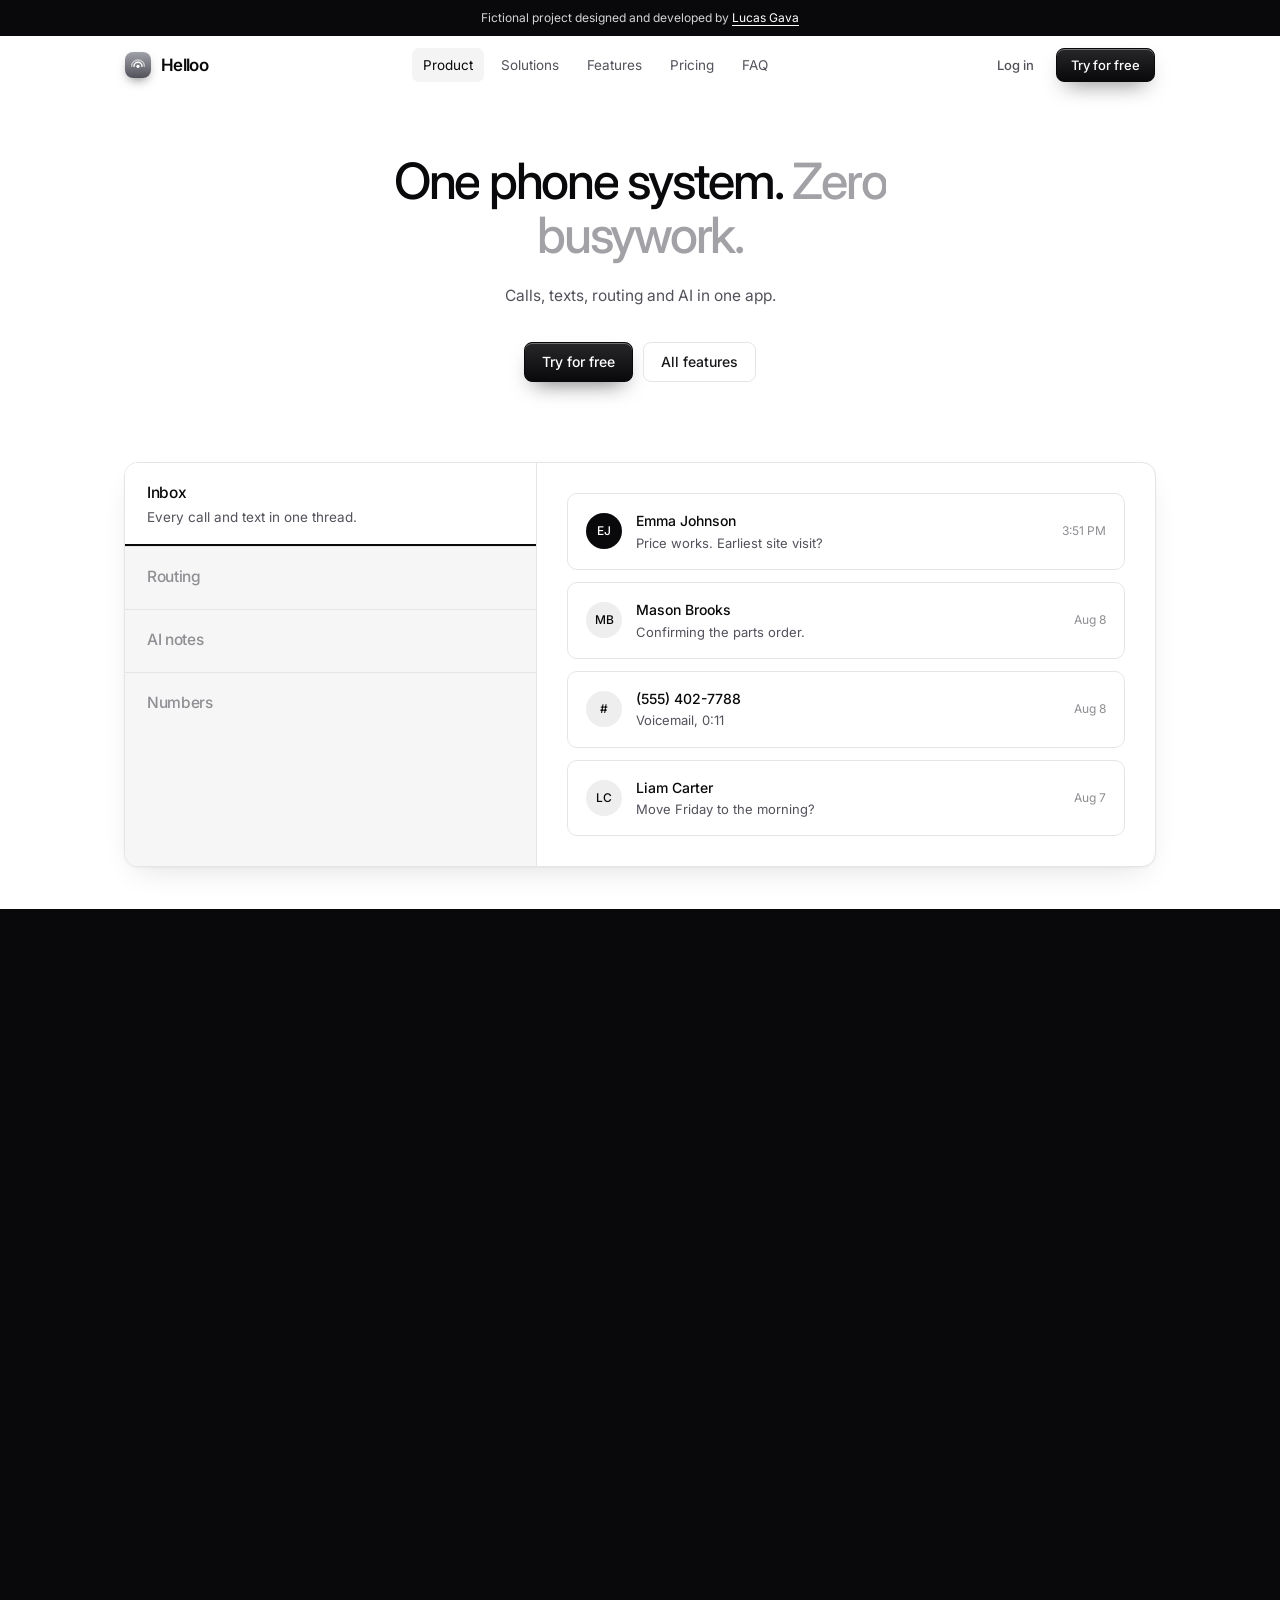
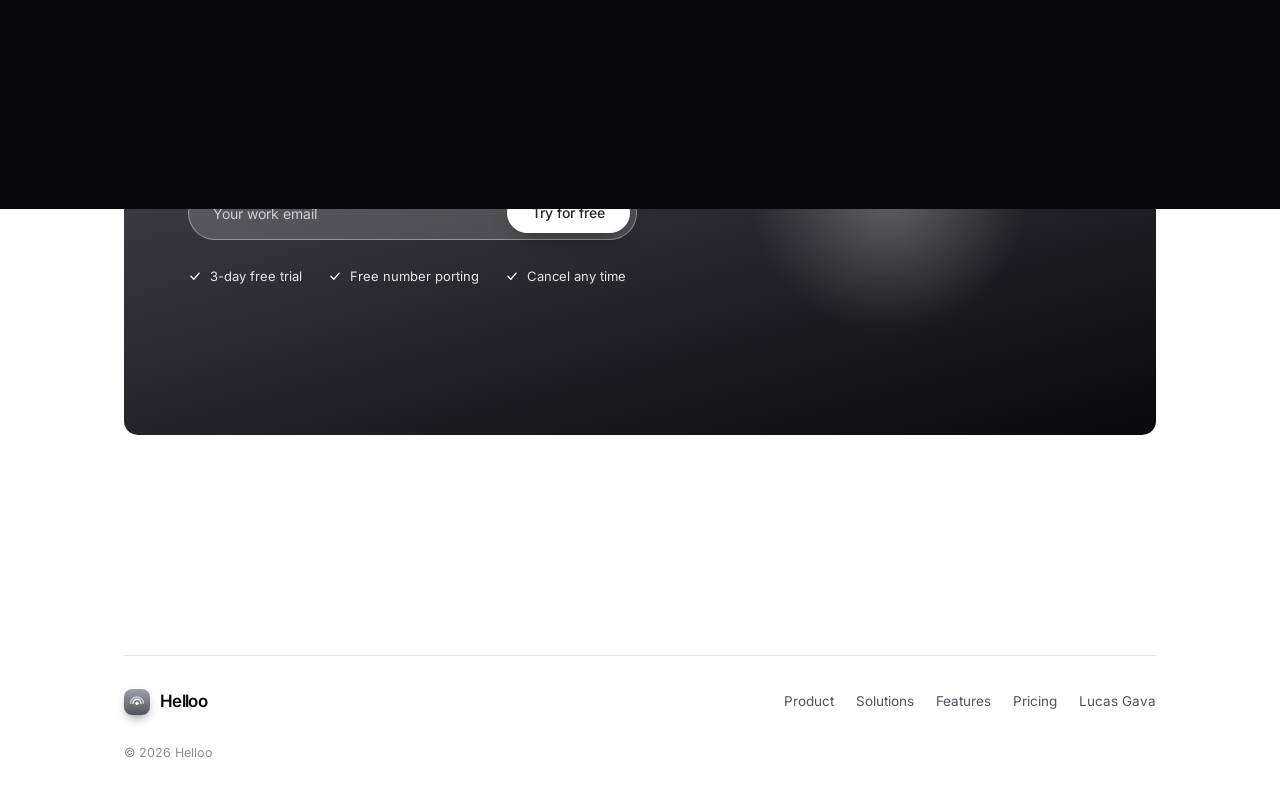
<file: product.html>
<!doctype html>
<html lang="en">
<head>
<meta charset="utf-8">
<meta name="viewport" content="width=device-width, initial-scale=1, viewport-fit=cover">
<meta name="description" content="One business phone system for calls, texts, routing and AI. A fictional project by Lucas Gava.">
<meta name="theme-color" content="#ffffff">
<title>Product | Helloo</title>
<link rel="icon" href="data:image/svg+xml,%3Csvg xmlns='http://www.w3.org/2000/svg' viewBox='0 0 32 32'%3E%3Crect width='32' height='32' rx='8' fill='%2309090b'/%3E%3Ccircle cx='16' cy='17' r='3.2' fill='white'/%3E%3Cpath d='M9.5 17a6.5 6.5 0 0 1 13 0' fill='none' stroke='white' stroke-width='2' stroke-linecap='round'/%3E%3C/svg%3E">
<link rel="preconnect" href="https://fonts.googleapis.com">
<link rel="preconnect" href="https://fonts.gstatic.com" crossorigin>
<link rel="stylesheet" href="https://fonts.googleapis.com/css2?family=Inter:wght@400;500;600&family=JetBrains+Mono:wght@400;500&display=swap">
<link rel="stylesheet" href="style.css?v=21">
</head>
<body>

<div class="ann"><span><span class="long">Fictional project designed and developed by </span><span class="short">Fictional project by </span><a href="https://www.linkedin.com/in/lucasgava" target="_blank" rel="noopener">Lucas Gava</a></span></div>

<header class="nav">
  <div class="wrap">
    <a href="index.html" class="brand" aria-label="Helloo"><span class="brand-mark"><svg viewBox="0 0 24 24" fill="none" stroke="currentColor" stroke-width="2.2" stroke-linecap="round"><circle cx="12" cy="14" r="2.4" fill="currentColor" stroke="none"/><path d="M6 14a6 6 0 0 1 12 0"/><path d="M2.5 14a9.5 9.5 0 0 1 19 0" opacity=".55"/></svg></span>Helloo</a>
    <nav class="nav-links" aria-label="Main">
      <a href="product.html" class="on">Product</a><a href="solutions.html">Solutions</a><a href="features.html">Features</a><a href="pricing.html">Pricing</a><a href="index.html#faq">FAQ</a>
    </nav>
    <div class="nav-cta">
      <a href="#" class="btn login">Log in</a>
      <a href="index.html#start" class="btn btn-primary">Try for free</a>
      <button class="menu-btn" id="menu" aria-label="Menu" aria-expanded="false"><svg viewBox="0 0 24 24" fill="none" stroke="currentColor" stroke-width="2" stroke-linecap="round"><path d="M4 8h16M4 16h16"/></svg></button>
    </div>
  </div>
</header>
<div class="m-panel" id="panel">
  <a href="product.html">Product</a><a href="solutions.html">Solutions</a><a href="features.html">Features</a><a href="pricing.html">Pricing</a><a href="index.html#faq">FAQ</a><a href="index.html#start">Try for free</a>
</div>

<main id="top">
<section class="ph">
  <div class="wrap">
    <h1>One phone system. <em>Zero busywork.</em></h1>
    <p class="lead">Calls, texts, routing and AI in one app.</p>
    <div class="ph-cta"><a href="index.html#start" class="btn btn-primary">Try for free</a><a href="features.html" class="btn">All features</a></div>
  </div>
</section>
<section class="section" style="padding-top:24px">
  <div class="wrap">
    <div class="demo rv">
      <div class="d-tabs">
        <button class="d-tab on" data-i="0"><b>Inbox</b><span>Every call and text in one thread.</span><span class="bar"><i></i></span></button>
        <button class="d-tab" data-i="1"><b>Routing</b><span>Decide who rings, and when.</span><span class="bar"><i></i></span></button>
        <button class="d-tab" data-i="2"><b>AI notes</b><span>Summaries without lifting a finger.</span><span class="bar"><i></i></span></button>
        <button class="d-tab" data-i="3"><b>Numbers</b><span>Keep yours or add new ones.</span><span class="bar"><i></i></span></button>
      </div>
      <div class="d-stage">
        <div class="d-panel on">
          <div class="d-row a" style="--k:0"><span class="av dark">EJ</span><div><b>Emma Johnson</b><p>Price works. Earliest site visit?</p></div><small>3:51 PM</small></div>
          <div class="d-row a" style="--k:1"><span class="av">MB</span><div><b>Mason Brooks</b><p>Confirming the parts order.</p></div><small>Aug 8</small></div>
          <div class="d-row a" style="--k:2"><span class="av">#</span><div><b>(555) 402-7788</b><p>Voicemail, 0:11</p></div><small>Aug 8</small></div>
          <div class="d-row a" style="--k:3"><span class="av">LC</span><div><b>Liam Carter</b><p>Move Friday to the morning?</p></div><small>Aug 7</small></div>
        </div>
        <div class="d-panel">
          <div class="d-row a" style="--k:0"><div><b>Mon to Fri, 9 to 6</b><p>Rings the whole team</p></div><small class="hot">Active</small></div>
          <div class="d-row a" style="--k:1"><div><b>After hours</b><p>Forwards to your cell</p></div><small>Next</small></div>
          <div class="d-row a" style="--k:2"><div><b>Weekends</b><p>AI receptionist answers</p></div><small>Next</small></div>
          <div class="d-flow"><i></i></div>
        </div>
        <div class="d-panel">
          <div class="d-row a" style="--k:0"><span class="tick"><svg viewBox="0 0 24 24" fill="none" stroke="currentColor" stroke-width="2.2" stroke-linecap="round" stroke-linejoin="round"><path d="M5 12.5 10 17.5 19 7"/></svg></span><div><b>Summary written</b><p>Boiler quote confirmed, visit booked.</p></div></div>
          <div class="d-row a" style="--k:1"><span class="tick"><svg viewBox="0 0 24 24" fill="none" stroke="currentColor" stroke-width="2.2" stroke-linecap="round" stroke-linejoin="round"><path d="M5 12.5 10 17.5 19 7"/></svg></span><div><b>CRM updated</b><p>Deal moved to "Scheduled".</p></div></div>
          <div class="d-row a" style="--k:2"><span class="tick"><svg viewBox="0 0 24 24" fill="none" stroke="currentColor" stroke-width="2.2" stroke-linecap="round" stroke-linejoin="round"><path d="M5 12.5 10 17.5 19 7"/></svg></span><div><b>Callback booked</b><p>Saturday, 9:00.</p></div></div>
        </div>
        <div class="d-panel">
          <div class="d-row a" style="--k:0"><div><b>+1 415 555 0128</b><p>Ported from your old provider</p></div><small class="hot">Live</small></div>
          <div class="d-row a" style="--k:1"><div><b>+44 20 7946 0142</b><p>New local number</p></div><small class="hot">Live</small></div>
          <div class="d-row a" style="--k:2"><div><b>+33 1 99 00 12 34</b><p>Adding...</p></div><small>Soon</small></div>
          <div class="d-flow"><i></i></div>
        </div>
      </div>
    </div>
  </div>
</section>
<section class="section" style="padding:0 0 100px">
  <div class="wrap">
    <div class="sync rv">
      <div class="sync-copy"><h2 class="h2">One line.<br><em>Every screen.</em></h2><p>A call rings everywhere at once. Answer on one, and the rest know.</p></div>
      <div class="sync-stage">
        <div class="dev laptop">
          <div class="lbar"><i></i><i></i><i></i></div>
          <div class="lbody">
            <div class="lside"><span class="on"></span><span></span><span></span><span></span></div>
            <div class="lmain">
              <div class="toast">
                <span class="t-ic"><svg viewBox="0 0 24 24" fill="none" stroke="currentColor" stroke-width="1.8" stroke-linecap="round" stroke-linejoin="round"><path d="M5 4h4l2 5-2.5 1.5a11 11 0 0 0 5 5L15 13l5 2v4a2 2 0 0 1-2 2A16 16 0 0 1 3 6a2 2 0 0 1 2-2"/></svg></span>
                <div class="t-tx"><b>Emma Johnson</b><small class="s-a">Incoming call</small><small class="s-b">Answered on iPhone</small></div>
                <span class="t-btn s-a">Answer</span><span class="t-ok s-b"><svg viewBox="0 0 24 24" fill="none" stroke="currentColor" stroke-width="2.2" stroke-linecap="round" stroke-linejoin="round"><path d="M5 12.5 10 17.5 19 7"/></svg></span>
              </div>
              <div class="skel"><i></i><i></i><i></i><i></i></div>
            </div>
          </div>
        </div>
        <div class="dev phone">
          <div class="pscreen">
            <div class="pcall">
              <span class="pav">EJ</span><b>Emma Johnson</b>
              <small class="s-a">Helloo · Main line</small><small class="s-b">On call · 00:12</small>
              <div class="pbtns s-a"><span class="dec">&times;</span><span class="acc"><svg viewBox="0 0 24 24" fill="none" stroke="currentColor" stroke-width="1.8" stroke-linecap="round" stroke-linejoin="round"><path d="M5 4h4l2 5-2.5 1.5a11 11 0 0 0 5 5L15 13l5 2v4a2 2 0 0 1-2 2A16 16 0 0 1 3 6a2 2 0 0 1 2-2"/></svg></span></div>
              <div class="wavebar s-b"><i></i><i></i><i></i><i></i><i></i><i></i><i></i></div>
            </div>
          </div>
        </div>
        <svg class="slink" viewBox="0 0 200 60" preserveAspectRatio="none" aria-hidden="true"><path d="M0 30 C60 30 60 8 120 8 S160 30 200 30"/><circle r="3"><animateMotion dur="2.4s" repeatCount="indefinite" path="M0 30 C60 30 60 8 120 8 S160 30 200 30"/></circle></svg>
      </div>
    </div></div>
</section>
<section class="section" style="padding-top:0">
  <div class="wrap">
    <div class="final rich rv">
      <div class="rings" aria-hidden="true"><i></i><i></i><i></i><i></i></div>
      <div class="fin-l">
        <h2>Try it <em>free.</em></h2>
        
        <form class="signup pillform" onsubmit="return false"><input type="email" placeholder="Your work email" aria-label="Work email"><button class="btn btn-primary" type="submit">Try for free</button></form>
        <ul class="trust"><li><svg viewBox="0 0 24 24" fill="none" stroke="currentColor" stroke-width="2.2" stroke-linecap="round" stroke-linejoin="round"><path d="M5 12.5 10 17.5 19 7"/></svg>3-day free trial</li><li><svg viewBox="0 0 24 24" fill="none" stroke="currentColor" stroke-width="2.2" stroke-linecap="round" stroke-linejoin="round"><path d="M5 12.5 10 17.5 19 7"/></svg>Free number porting</li><li><svg viewBox="0 0 24 24" fill="none" stroke="currentColor" stroke-width="2.2" stroke-linecap="round" stroke-linejoin="round"><path d="M5 12.5 10 17.5 19 7"/></svg>Cancel any time</li></ul>
      </div>
      <div class="fin-r" aria-hidden="true">
        <div class="notifs">
          <div class="nt" style="--i:0"><span class="ni g"><svg viewBox="0 0 24 24" fill="none" stroke="currentColor" stroke-width="2" stroke-linecap="round" stroke-linejoin="round"><path d="M5 4h4l2 5-2.5 1.5a11 11 0 0 0 5 5L15 13l5 2v4a2 2 0 0 1-2 2A16 16 0 0 1 3 6a2 2 0 0 1 2-2"/></svg></span><div><b>Incoming call</b><span>Emma Johnson · Main line</span></div><span class="nb">Answer</span></div>
          <div class="nt" style="--i:1"><span class="ni b"><svg viewBox="0 0 24 24" fill="none" stroke="currentColor" stroke-width="2" stroke-linecap="round" stroke-linejoin="round"><path d="M21 12a8 8 0 0 1-11.5 7.2L4 20l1-4.5A8 8 0 1 1 21 12z"/></svg></span><div><b>Missed call text back</b><span>Sent to (555) 402-7788</span></div><small>now</small></div>
          <div class="nt" style="--i:2"><span class="ni b"><svg viewBox="0 0 24 24" fill="none" stroke="currentColor" stroke-width="2" stroke-linecap="round" stroke-linejoin="round"><path d="M12 3l1.8 4.7L18.5 9l-4.7 1.8L12 15.5l-1.8-4.7L5.5 9l4.7-1.3z"/></svg></span><div><b>AI receptionist</b><span>Booked Saturday, 9:00</span></div><small>1m</small></div>
          <div class="nt" style="--i:3"><span class="ni g"><svg viewBox="0 0 24 24" fill="none" stroke="currentColor" stroke-width="2.2" stroke-linecap="round" stroke-linejoin="round"><path d="M5 12.5 10 17.5 19 7"/></svg></span><div><b>CRM updated</b><span>Summary saved to Emma Johnson</span></div><small>2m</small></div>
        </div>
      </div>
    </div>
  </div>
</section>
</main>

<footer>
  <div class="wrap">
    <div class="f-top">
      <a href="index.html" class="brand"><span class="brand-mark"><svg viewBox="0 0 24 24" fill="none" stroke="currentColor" stroke-width="2.2" stroke-linecap="round"><circle cx="12" cy="14" r="2.4" fill="currentColor" stroke="none"/><path d="M6 14a6 6 0 0 1 12 0"/><path d="M2.5 14a9.5 9.5 0 0 1 19 0" opacity=".55"/></svg></span>Helloo</a>
      <div class="f-links"><a href="product.html">Product</a><a href="solutions.html">Solutions</a><a href="features.html">Features</a><a href="pricing.html">Pricing</a><a href="https://www.linkedin.com/in/lucasgava" target="_blank" rel="noopener">Lucas Gava</a></div>
    </div>
    <div class="f-bottom"><span>&copy; 2026 Helloo</span></div>
  </div>
</footer>

<script src="site.js?v=21"></script>
</body>
</html>
</file>
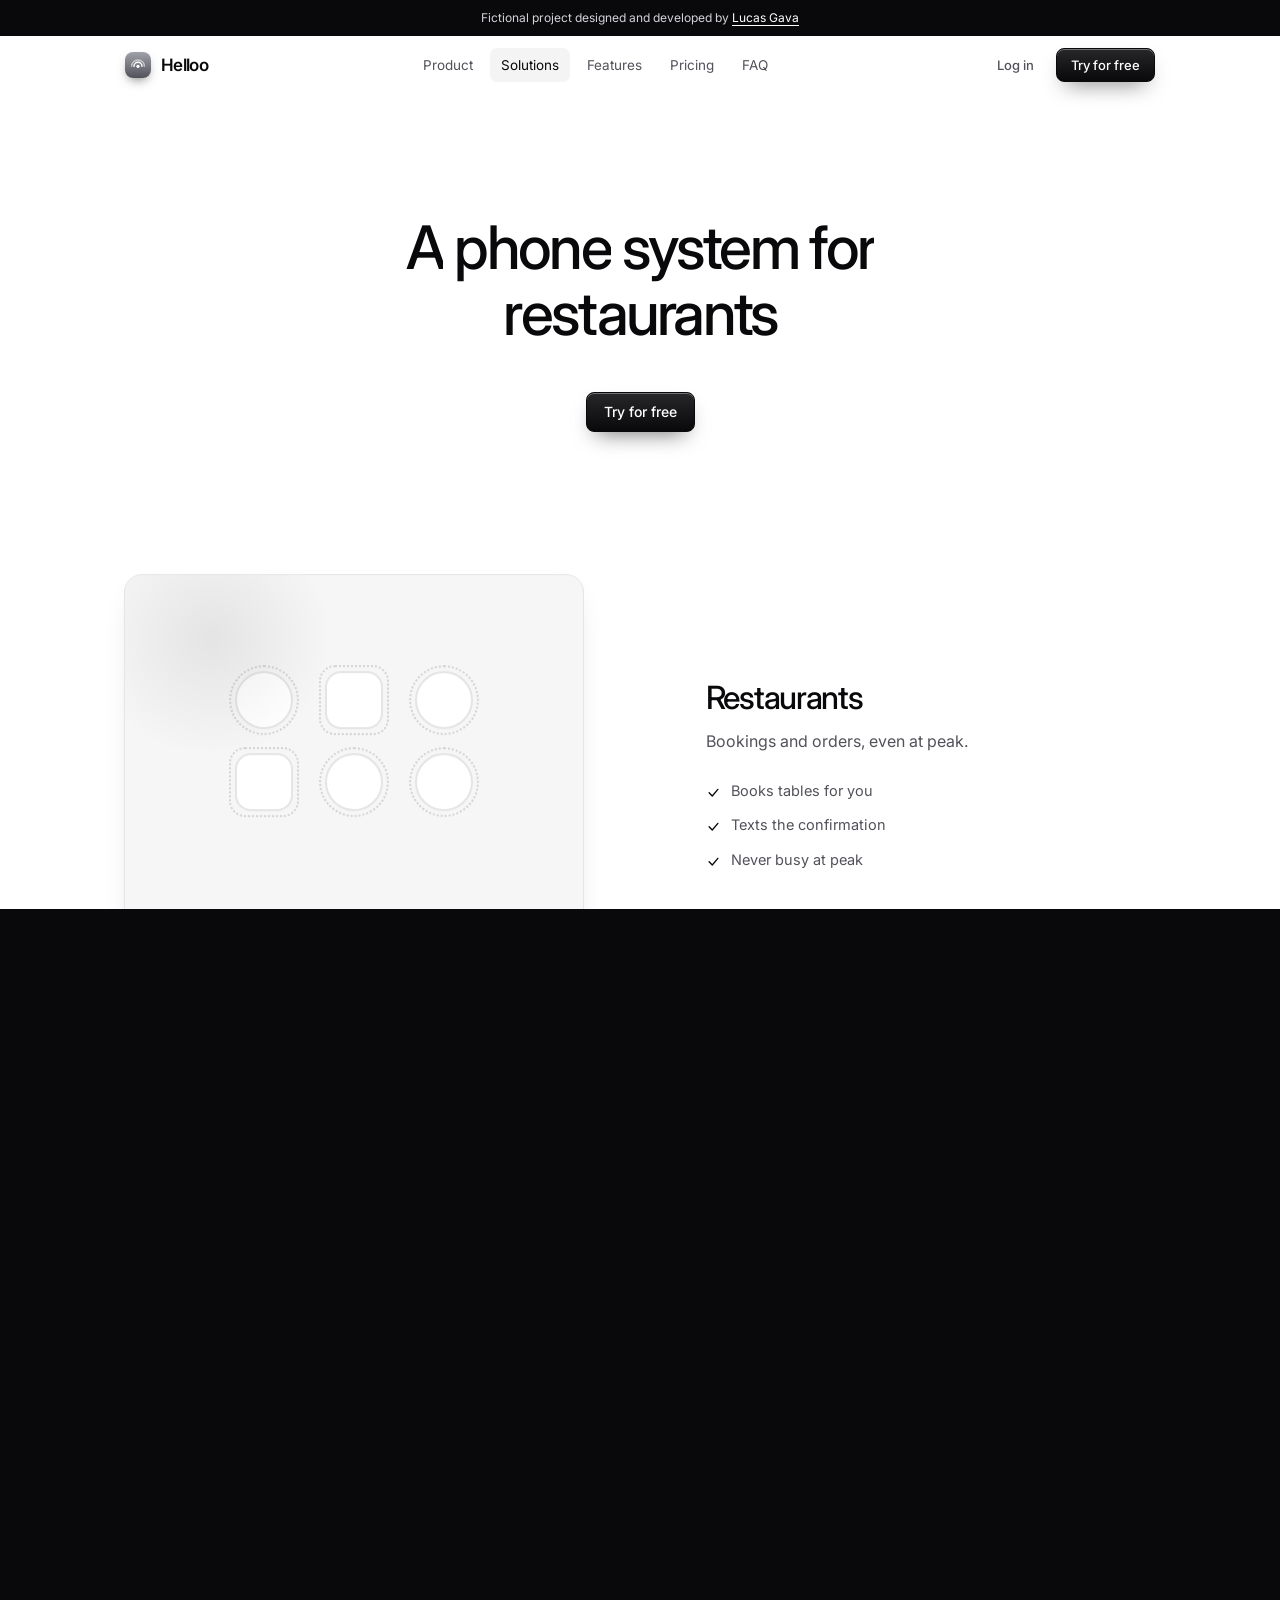
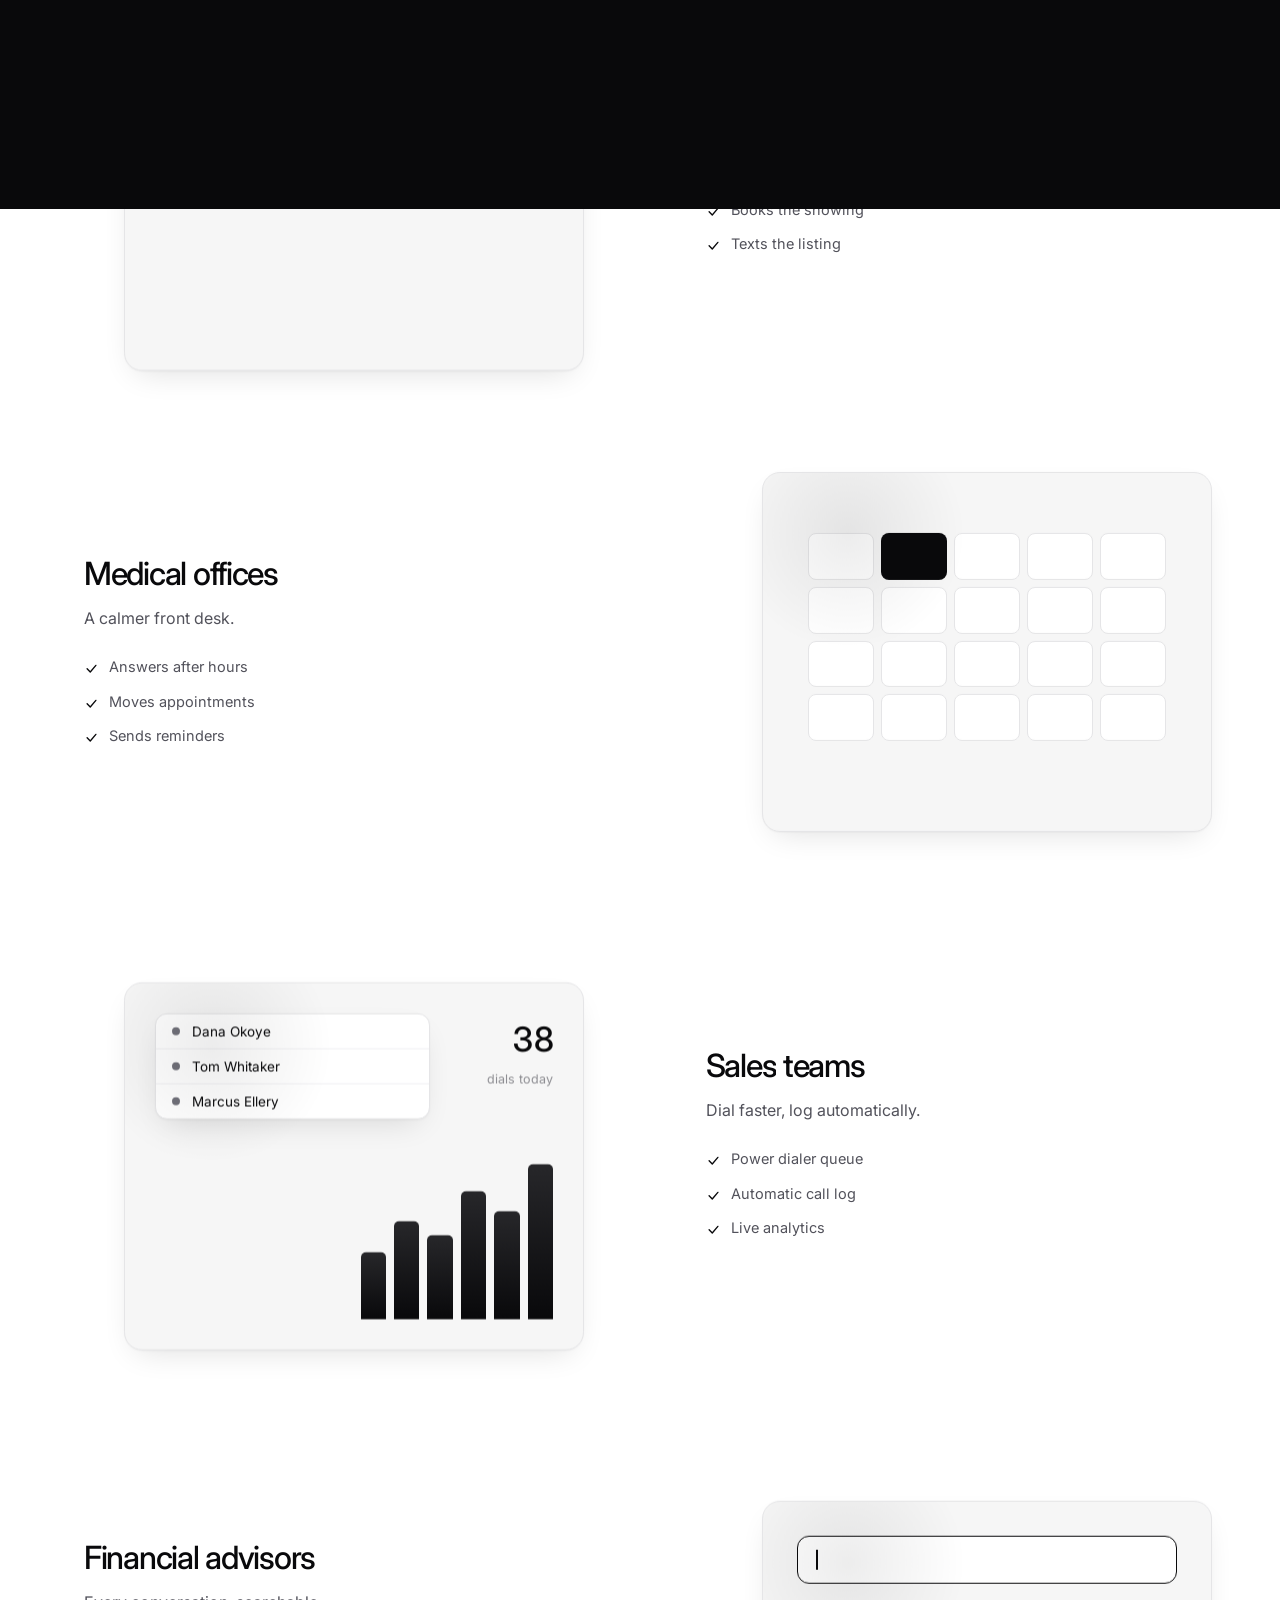
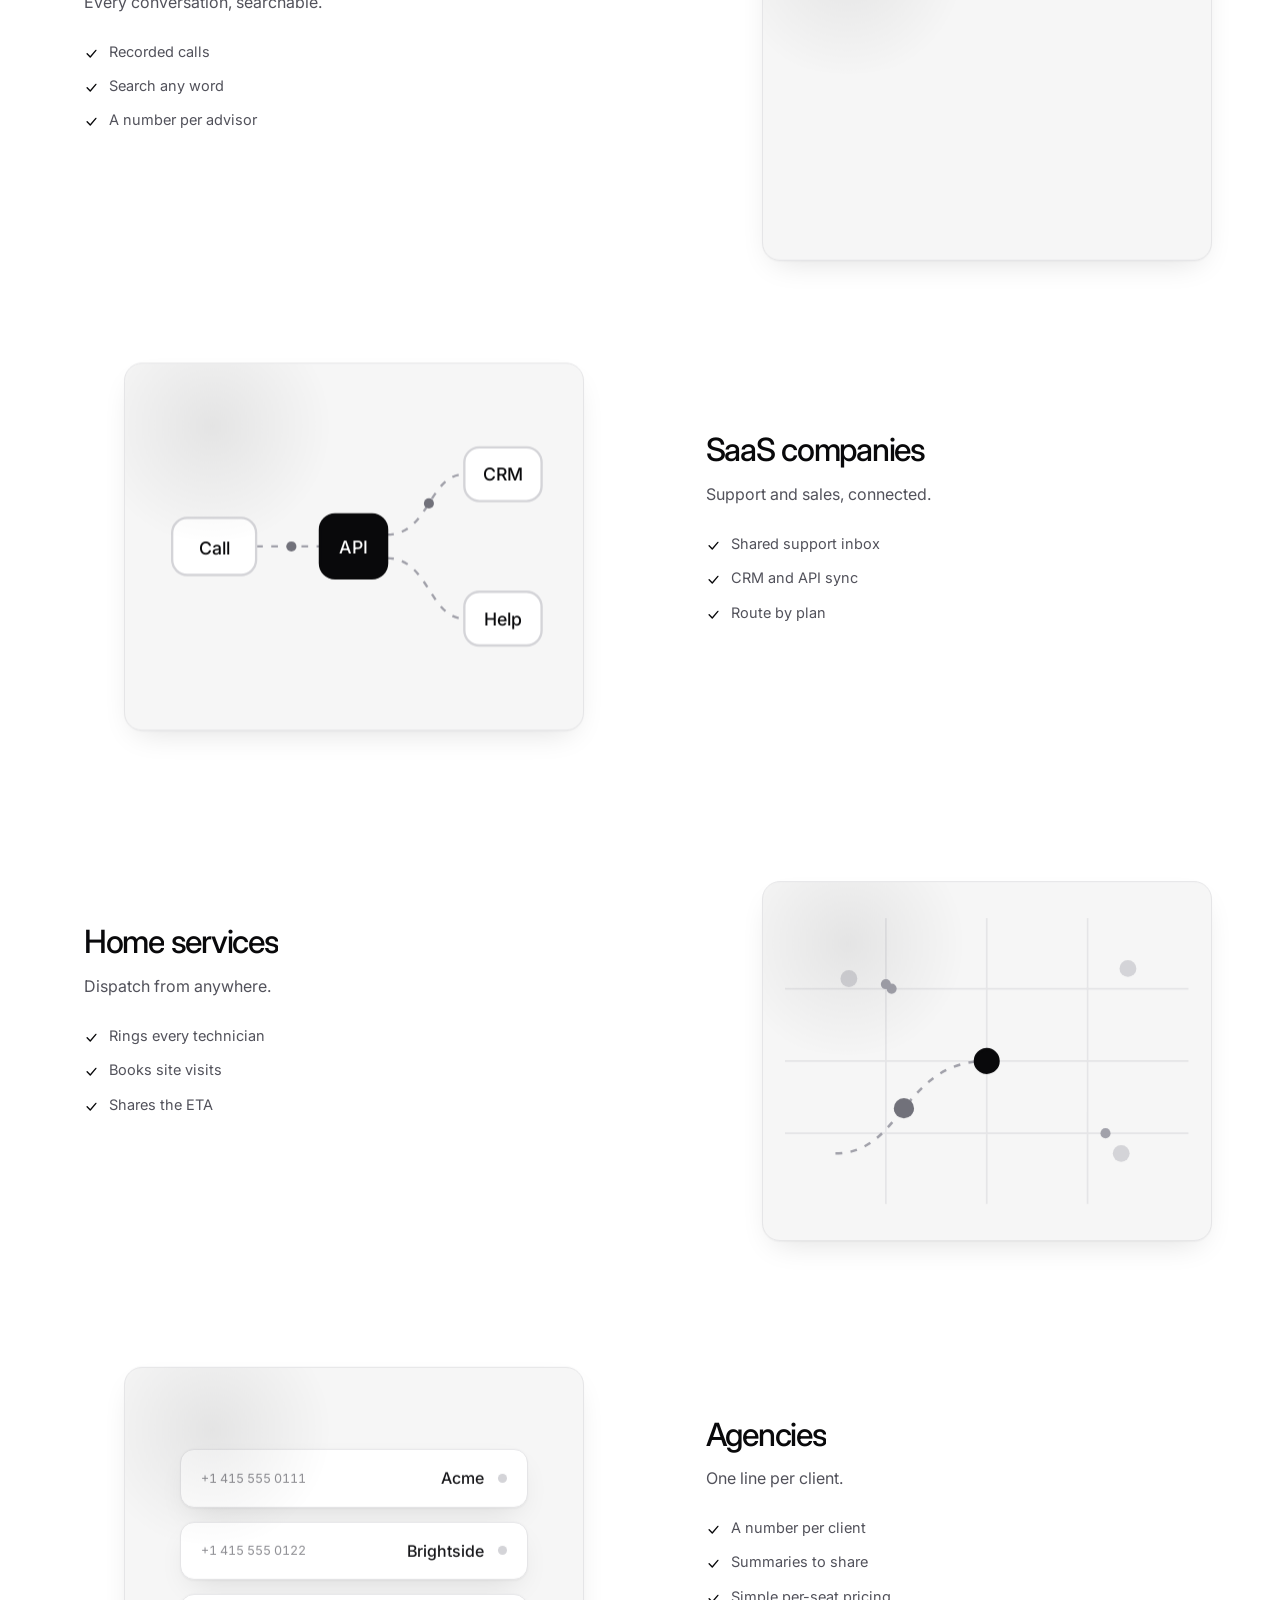
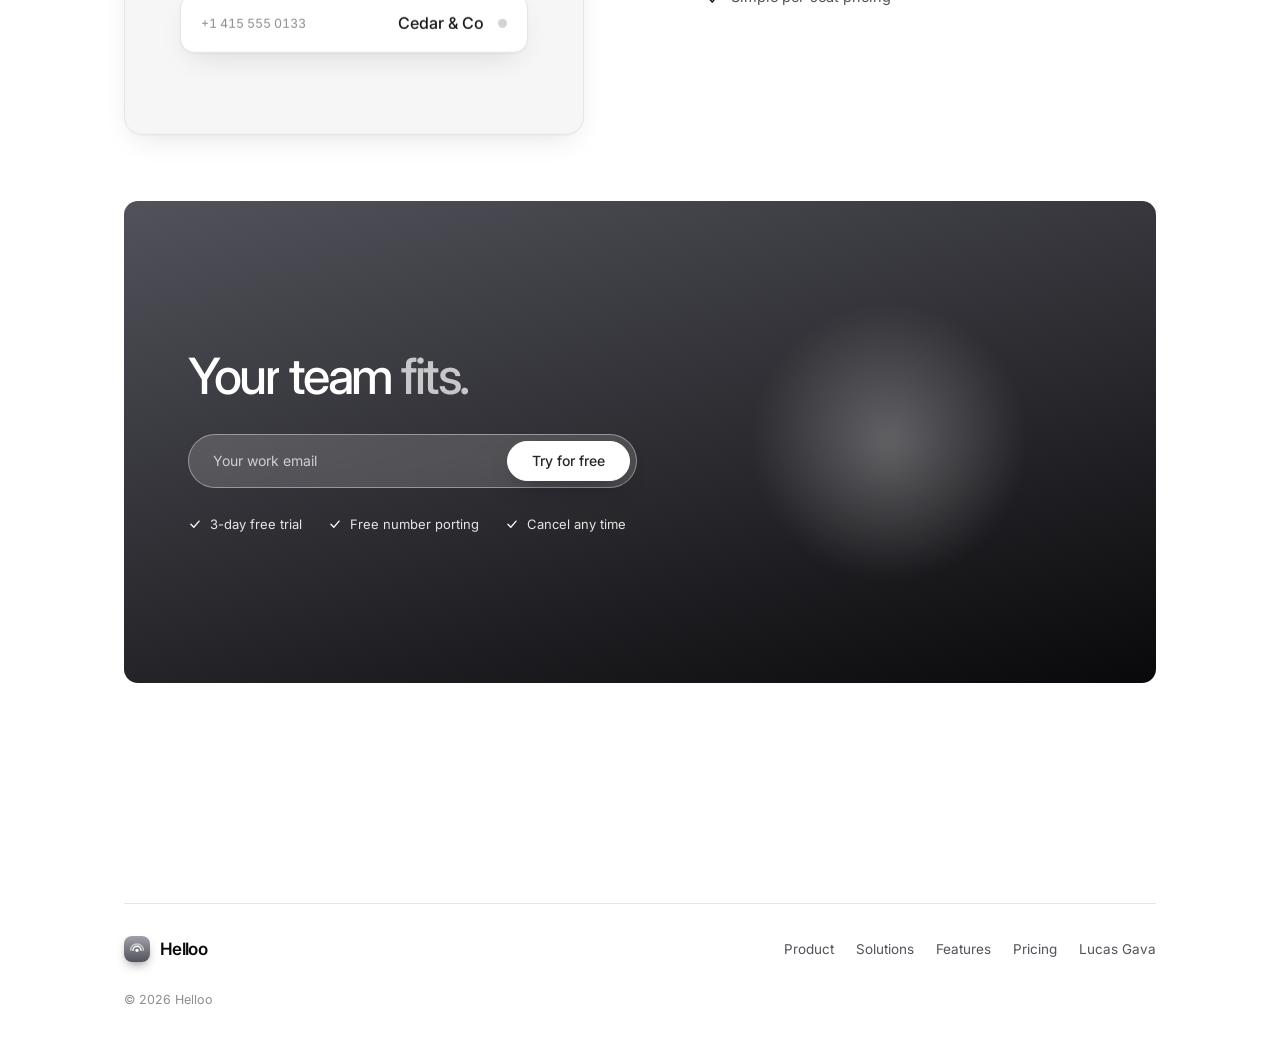
<file: solutions.html>
<!doctype html>
<html lang="en">
<head>
<meta charset="utf-8">
<meta name="viewport" content="width=device-width, initial-scale=1, viewport-fit=cover">
<meta name="description" content="How Helloo fits restaurants, real estate, healthcare, sales teams and more. A fictional project by Lucas Gava.">
<meta name="theme-color" content="#ffffff">
<title>Solutions | Helloo</title>
<link rel="icon" href="data:image/svg+xml,%3Csvg xmlns='http://www.w3.org/2000/svg' viewBox='0 0 32 32'%3E%3Crect width='32' height='32' rx='8' fill='%2309090b'/%3E%3Ccircle cx='16' cy='17' r='3.2' fill='white'/%3E%3Cpath d='M9.5 17a6.5 6.5 0 0 1 13 0' fill='none' stroke='white' stroke-width='2' stroke-linecap='round'/%3E%3C/svg%3E">
<link rel="preconnect" href="https://fonts.googleapis.com">
<link rel="preconnect" href="https://fonts.gstatic.com" crossorigin>
<link rel="stylesheet" href="https://fonts.googleapis.com/css2?family=Inter:wght@400;500;600&family=JetBrains+Mono:wght@400;500&display=swap">
<link rel="stylesheet" href="style.css?v=21">
</head>
<body>

<div class="ann"><span><span class="long">Fictional project designed and developed by </span><span class="short">Fictional project by </span><a href="https://www.linkedin.com/in/lucasgava" target="_blank" rel="noopener">Lucas Gava</a></span></div>

<header class="nav">
  <div class="wrap">
    <a href="index.html" class="brand" aria-label="Helloo"><span class="brand-mark"><svg viewBox="0 0 24 24" fill="none" stroke="currentColor" stroke-width="2.2" stroke-linecap="round"><circle cx="12" cy="14" r="2.4" fill="currentColor" stroke="none"/><path d="M6 14a6 6 0 0 1 12 0"/><path d="M2.5 14a9.5 9.5 0 0 1 19 0" opacity=".55"/></svg></span>Helloo</a>
    <nav class="nav-links" aria-label="Main">
      <a href="product.html">Product</a><a href="solutions.html" class="on">Solutions</a><a href="features.html">Features</a><a href="pricing.html">Pricing</a><a href="index.html#faq">FAQ</a>
    </nav>
    <div class="nav-cta">
      <a href="#" class="btn login">Log in</a>
      <a href="index.html#start" class="btn btn-primary">Try for free</a>
      <button class="menu-btn" id="menu" aria-label="Menu" aria-expanded="false"><svg viewBox="0 0 24 24" fill="none" stroke="currentColor" stroke-width="2" stroke-linecap="round"><path d="M4 8h16M4 16h16"/></svg></button>
    </div>
  </div>
</header>
<div class="m-panel" id="panel">
  <a href="product.html">Product</a><a href="solutions.html">Solutions</a><a href="features.html">Features</a><a href="pricing.html">Pricing</a><a href="index.html#faq">FAQ</a><a href="index.html#start">Try for free</a>
</div>

<main id="top">
<section class="ph tall">
  <div class="wrap">
    <h1>A phone system for<br><span class="rot" data-words="restaurants,agencies,clinics,sales teams,realtors"><span class="rot-in">restaurants</span></span>.</h1>
    
    <div class="ph-cta"><a href="index.html#start" class="btn btn-primary">Try for free</a></div>
  </div>
</section>
<section class="zigs">
  <div class="wrap">
    <section class="zig">
      <div class="zig-vis rv"><div class="sv sv1"><div class="floor"><i class="tb t1"></i><i class="tb t2"></i><i class="tb t3"></i><i class="tb t4"></i><i class="tb t5"></i><i class="tb t6"></i></div><div class="pop-chip"><svg viewBox="0 0 24 24" fill="none" stroke="currentColor" stroke-width="1.8" stroke-linecap="round" stroke-linejoin="round"><path d="M5 4h4l2 5-2.5 1.5a11 11 0 0 0 5 5L15 13l5 2v4a2 2 0 0 1-2 2A16 16 0 0 1 3 6a2 2 0 0 1 2-2"/></svg> Table for 4 &middot; 8:00</div></div></div>
      <div class="zig-tx rv d1"><span class="zn">01</span><h2>Restaurants</h2><p>Bookings and orders, even at peak.</p><ul><li><svg viewBox="0 0 24 24" fill="none" stroke="currentColor" stroke-width="2.2" stroke-linecap="round" stroke-linejoin="round"><path d="M5 12.5 10 17.5 19 7"/></svg>Books tables for you</li><li><svg viewBox="0 0 24 24" fill="none" stroke="currentColor" stroke-width="2.2" stroke-linecap="round" stroke-linejoin="round"><path d="M5 12.5 10 17.5 19 7"/></svg>Texts the confirmation</li><li><svg viewBox="0 0 24 24" fill="none" stroke="currentColor" stroke-width="2.2" stroke-linecap="round" stroke-linejoin="round"><path d="M5 12.5 10 17.5 19 7"/></svg>Never busy at peak</li></ul></div>
    </section>
    <section class="zig flip">
      <div class="zig-vis rv"><div class="sv sv2"><div class="rec"><span class="dot"></span><b>REC</b><div class="wv"><i style="--d:0s"></i><i style="--d:0.13s"></i><i style="--d:0.26s"></i><i style="--d:0.39s"></i><i style="--d:0.52s"></i><i style="--d:0.65s"></i><i style="--d:0s"></i><i style="--d:0.13s"></i><i style="--d:0.26s"></i><i style="--d:0.39s"></i><i style="--d:0.52s"></i><i style="--d:0.65s"></i><i style="--d:0s"></i><i style="--d:0.13s"></i><i style="--d:0.26s"></i><i style="--d:0.39s"></i><i style="--d:0.52s"></i><i style="--d:0.65s"></i><i style="--d:0s"></i><i style="--d:0.13s"></i><i style="--d:0.26s"></i><i style="--d:0.39s"></i></div></div><div class="doc"><i class="ln l1"></i><i class="ln l2"></i><i class="ln l3"></i><i class="ln l4"></i><span class="stamp"><svg viewBox="0 0 24 24" fill="none" stroke="currentColor" stroke-width="2.2" stroke-linecap="round" stroke-linejoin="round"><path d="M5 12.5 10 17.5 19 7"/></svg> Logged to CRM</span></div></div></div>
      <div class="zig-tx rv d1"><span class="zn">02</span><h2>Insurance agencies</h2><p>Every client call on record.</p><ul><li><svg viewBox="0 0 24 24" fill="none" stroke="currentColor" stroke-width="2.2" stroke-linecap="round" stroke-linejoin="round"><path d="M5 12.5 10 17.5 19 7"/></svg>Records every call</li><li><svg viewBox="0 0 24 24" fill="none" stroke="currentColor" stroke-width="2.2" stroke-linecap="round" stroke-linejoin="round"><path d="M5 12.5 10 17.5 19 7"/></svg>Logs to your CRM</li><li><svg viewBox="0 0 24 24" fill="none" stroke="currentColor" stroke-width="2.2" stroke-linecap="round" stroke-linejoin="round"><path d="M5 12.5 10 17.5 19 7"/></svg>Reminds quote follow-ups</li></ul></div>
    </section>
    <section class="zig">
      <div class="zig-vis rv"><div class="sv sv3"><svg viewBox="0 0 200 150" aria-hidden="true"><path class="hs" pathLength="1" d="M20 78 L100 20 L180 78"/><path class="hs" pathLength="1" d="M36 66 V132 H164 V66"/><path class="hs" pathLength="1" d="M86 132 V96 H114 V132"/><path class="hs" pathLength="1" d="M130 84 H152 V104 H130 Z"/></svg><div class="cal"><b>Sat</b><span>10:00</span></div><div class="pop-chip">Showing booked</div></div></div>
      <div class="zig-tx rv d1"><span class="zn">03</span><h2>Real estate</h2><p>Answer leads in seconds.</p><ul><li><svg viewBox="0 0 24 24" fill="none" stroke="currentColor" stroke-width="2.2" stroke-linecap="round" stroke-linejoin="round"><path d="M5 12.5 10 17.5 19 7"/></svg>Rings every agent at once</li><li><svg viewBox="0 0 24 24" fill="none" stroke="currentColor" stroke-width="2.2" stroke-linecap="round" stroke-linejoin="round"><path d="M5 12.5 10 17.5 19 7"/></svg>Books the showing</li><li><svg viewBox="0 0 24 24" fill="none" stroke="currentColor" stroke-width="2.2" stroke-linecap="round" stroke-linejoin="round"><path d="M5 12.5 10 17.5 19 7"/></svg>Texts the listing</li></ul></div>
    </section>
    <section class="zig flip">
      <div class="zig-vis rv"><div class="sv sv4"><div class="wk"><i></i><i></i><i></i><i></i><i></i><i></i><i></i><i></i><i></i><i></i><i></i><i></i><i></i><i></i><i></i><i></i><i></i><i></i><i></i><i></i><span class="blk"></span></div><div class="pop-chip">Moved &middot; reminder sent</div></div></div>
      <div class="zig-tx rv d1"><span class="zn">04</span><h2>Medical offices</h2><p>A calmer front desk.</p><ul><li><svg viewBox="0 0 24 24" fill="none" stroke="currentColor" stroke-width="2.2" stroke-linecap="round" stroke-linejoin="round"><path d="M5 12.5 10 17.5 19 7"/></svg>Answers after hours</li><li><svg viewBox="0 0 24 24" fill="none" stroke="currentColor" stroke-width="2.2" stroke-linecap="round" stroke-linejoin="round"><path d="M5 12.5 10 17.5 19 7"/></svg>Moves appointments</li><li><svg viewBox="0 0 24 24" fill="none" stroke="currentColor" stroke-width="2.2" stroke-linecap="round" stroke-linejoin="round"><path d="M5 12.5 10 17.5 19 7"/></svg>Sends reminders</li></ul></div>
    </section>
    <section class="zig">
      <div class="zig-vis rv"><div class="sv sv5"><div class="q"><div class="roll"><span><em></em>Dana Okoye</span><span><em></em>Tom Whitaker</span><span><em></em>Marcus Ellery</span><span><em></em>Dana Okoye</span></div></div><div class="cnt"><b>37</b><span>dials today</span></div><div class="gr"><i style="--h:40%;--d:0s"></i><i style="--h:58%;--d:0.14s"></i><i style="--h:50%;--d:0.28s"></i><i style="--h:76%;--d:0.42000000000000004s"></i><i style="--h:64%;--d:0.56s"></i><i style="--h:92%;--d:0.7000000000000001s"></i></div></div></div>
      <div class="zig-tx rv d1"><span class="zn">05</span><h2>Sales teams</h2><p>Dial faster, log automatically.</p><ul><li><svg viewBox="0 0 24 24" fill="none" stroke="currentColor" stroke-width="2.2" stroke-linecap="round" stroke-linejoin="round"><path d="M5 12.5 10 17.5 19 7"/></svg>Power dialer queue</li><li><svg viewBox="0 0 24 24" fill="none" stroke="currentColor" stroke-width="2.2" stroke-linecap="round" stroke-linejoin="round"><path d="M5 12.5 10 17.5 19 7"/></svg>Automatic call log</li><li><svg viewBox="0 0 24 24" fill="none" stroke="currentColor" stroke-width="2.2" stroke-linecap="round" stroke-linejoin="round"><path d="M5 12.5 10 17.5 19 7"/></svg>Live analytics</li></ul></div>
    </section>
    <section class="zig flip">
      <div class="zig-vis rv"><div class="sv sv6"><div class="sb"><span class="ty">portfolio</span><i class="cr"></i></div><p class="r1">Can we review my <mark>portfolio</mark> Friday?</p><p class="r2">Moving the <mark>portfolio</mark> to bonds.</p><p class="r3">Send the <mark>portfolio</mark> summary.</p></div></div>
      <div class="zig-tx rv d1"><span class="zn">06</span><h2>Financial advisors</h2><p>Every conversation, searchable.</p><ul><li><svg viewBox="0 0 24 24" fill="none" stroke="currentColor" stroke-width="2.2" stroke-linecap="round" stroke-linejoin="round"><path d="M5 12.5 10 17.5 19 7"/></svg>Recorded calls</li><li><svg viewBox="0 0 24 24" fill="none" stroke="currentColor" stroke-width="2.2" stroke-linecap="round" stroke-linejoin="round"><path d="M5 12.5 10 17.5 19 7"/></svg>Search any word</li><li><svg viewBox="0 0 24 24" fill="none" stroke="currentColor" stroke-width="2.2" stroke-linecap="round" stroke-linejoin="round"><path d="M5 12.5 10 17.5 19 7"/></svg>A number per advisor</li></ul></div>
    </section>
    <section class="zig">
      <div class="zig-vis rv"><div class="sv sv7"><svg viewBox="0 0 240 170" aria-hidden="true"><path class="wire" d="M62 85 H100"/><path class="wire" d="M140 78 C165 78 165 42 186 42"/><path class="wire" d="M140 92 C165 92 165 128 186 128"/><rect class="nd" x="12" y="68" width="50" height="34" rx="9"/><text x="37" y="90" text-anchor="middle">Call</text><rect class="nd dk" x="100" y="66" width="40" height="38" rx="9"/><text x="120" y="89" text-anchor="middle">API</text><rect class="nd" x="186" y="26" width="46" height="32" rx="9"/><text x="209" y="46" text-anchor="middle">CRM</text><rect class="nd" x="186" y="112" width="46" height="32" rx="9"/><text x="209" y="132" text-anchor="middle">Help</text><circle class="dt" r="3"><animateMotion dur="2.6s" repeatCount="indefinite" path="M62 85 H100 M140 78 C165 78 165 42 186 42"/></circle><circle class="dt" r="3"><animateMotion dur="2.6s" begin="1.3s" repeatCount="indefinite" path="M62 85 H100 M140 92 C165 92 165 128 186 128"/></circle></svg></div></div>
      <div class="zig-tx rv d1"><span class="zn">07</span><h2>SaaS companies</h2><p>Support and sales, connected.</p><ul><li><svg viewBox="0 0 24 24" fill="none" stroke="currentColor" stroke-width="2.2" stroke-linecap="round" stroke-linejoin="round"><path d="M5 12.5 10 17.5 19 7"/></svg>Shared support inbox</li><li><svg viewBox="0 0 24 24" fill="none" stroke="currentColor" stroke-width="2.2" stroke-linecap="round" stroke-linejoin="round"><path d="M5 12.5 10 17.5 19 7"/></svg>CRM and API sync</li><li><svg viewBox="0 0 24 24" fill="none" stroke="currentColor" stroke-width="2.2" stroke-linecap="round" stroke-linejoin="round"><path d="M5 12.5 10 17.5 19 7"/></svg>Route by plan</li></ul></div>
    </section>
    <section class="zig flip">
      <div class="zig-vis rv"><div class="sv sv8"><svg viewBox="0 0 240 170" aria-hidden="true"><path class="grid" d="M0 42H240M0 85H240M0 128H240M60 0V170M120 0V170M180 0V170"/><path class="route" d="M30 140 C70 140 70 85 120 85"/><circle class="pin" cx="120" cy="85" r="7"/><circle class="pulse" cx="120" cy="85" r="7"/><circle class="tc" cx="204" cy="30" r="5"/><circle class="tc" cx="38" cy="36" r="5"/><circle class="tc" cx="200" cy="140" r="5"/><circle class="tc2" r="3"><animateMotion dur="7s" repeatCount="indefinite" path="M0 42 H240"/></circle><circle class="tc2" r="3"><animateMotion dur="9s" repeatCount="indefinite" path="M240 128 H0"/></circle><circle class="tc2" r="3"><animateMotion dur="8s" repeatCount="indefinite" path="M60 0 V170"/></circle><circle class="mv" r="6"><animateMotion dur="4s" repeatCount="indefinite" path="M30 140 C70 140 70 85 120 85"/></circle></svg><div class="pop-chip">ETA 2:00 pm</div></div></div>
      <div class="zig-tx rv d1"><span class="zn">08</span><h2>Home services</h2><p>Dispatch from anywhere.</p><ul><li><svg viewBox="0 0 24 24" fill="none" stroke="currentColor" stroke-width="2.2" stroke-linecap="round" stroke-linejoin="round"><path d="M5 12.5 10 17.5 19 7"/></svg>Rings every technician</li><li><svg viewBox="0 0 24 24" fill="none" stroke="currentColor" stroke-width="2.2" stroke-linecap="round" stroke-linejoin="round"><path d="M5 12.5 10 17.5 19 7"/></svg>Books site visits</li><li><svg viewBox="0 0 24 24" fill="none" stroke="currentColor" stroke-width="2.2" stroke-linecap="round" stroke-linejoin="round"><path d="M5 12.5 10 17.5 19 7"/></svg>Shares the ETA</li></ul></div>
    </section>
    <section class="zig">
      <div class="zig-vis rv"><div class="sv sv9"><div class="ln9 k1"><span class="n">+1 415 555 0111</span><b>Acme</b><i></i></div><div class="ln9 k2"><span class="n">+1 415 555 0122</span><b>Brightside</b><i></i></div><div class="ln9 k3"><span class="n">+1 415 555 0133</span><b>Cedar &amp; Co</b><i></i></div></div></div>
      <div class="zig-tx rv d1"><span class="zn">09</span><h2>Agencies</h2><p>One line per client.</p><ul><li><svg viewBox="0 0 24 24" fill="none" stroke="currentColor" stroke-width="2.2" stroke-linecap="round" stroke-linejoin="round"><path d="M5 12.5 10 17.5 19 7"/></svg>A number per client</li><li><svg viewBox="0 0 24 24" fill="none" stroke="currentColor" stroke-width="2.2" stroke-linecap="round" stroke-linejoin="round"><path d="M5 12.5 10 17.5 19 7"/></svg>Summaries to share</li><li><svg viewBox="0 0 24 24" fill="none" stroke="currentColor" stroke-width="2.2" stroke-linecap="round" stroke-linejoin="round"><path d="M5 12.5 10 17.5 19 7"/></svg>Simple per-seat pricing</li></ul></div>
    </section>
  </div>
</section>
<section class="section" style="padding-top:0">
  <div class="wrap">
    <div class="final rich rv">
      <div class="rings" aria-hidden="true"><i></i><i></i><i></i><i></i></div>
      <div class="fin-l">
        <h2>Your team <em>fits.</em></h2>
        
        <form class="signup pillform" onsubmit="return false"><input type="email" placeholder="Your work email" aria-label="Work email"><button class="btn btn-primary" type="submit">Try for free</button></form>
        <ul class="trust"><li><svg viewBox="0 0 24 24" fill="none" stroke="currentColor" stroke-width="2.2" stroke-linecap="round" stroke-linejoin="round"><path d="M5 12.5 10 17.5 19 7"/></svg>3-day free trial</li><li><svg viewBox="0 0 24 24" fill="none" stroke="currentColor" stroke-width="2.2" stroke-linecap="round" stroke-linejoin="round"><path d="M5 12.5 10 17.5 19 7"/></svg>Free number porting</li><li><svg viewBox="0 0 24 24" fill="none" stroke="currentColor" stroke-width="2.2" stroke-linecap="round" stroke-linejoin="round"><path d="M5 12.5 10 17.5 19 7"/></svg>Cancel any time</li></ul>
      </div>
      <div class="fin-r" aria-hidden="true">
        <div class="notifs">
          <div class="nt" style="--i:0"><span class="ni g"><svg viewBox="0 0 24 24" fill="none" stroke="currentColor" stroke-width="2" stroke-linecap="round" stroke-linejoin="round"><path d="M5 4h4l2 5-2.5 1.5a11 11 0 0 0 5 5L15 13l5 2v4a2 2 0 0 1-2 2A16 16 0 0 1 3 6a2 2 0 0 1 2-2"/></svg></span><div><b>Incoming call</b><span>Emma Johnson · Main line</span></div><span class="nb">Answer</span></div>
          <div class="nt" style="--i:1"><span class="ni b"><svg viewBox="0 0 24 24" fill="none" stroke="currentColor" stroke-width="2" stroke-linecap="round" stroke-linejoin="round"><path d="M21 12a8 8 0 0 1-11.5 7.2L4 20l1-4.5A8 8 0 1 1 21 12z"/></svg></span><div><b>Missed call text back</b><span>Sent to (555) 402-7788</span></div><small>now</small></div>
          <div class="nt" style="--i:2"><span class="ni b"><svg viewBox="0 0 24 24" fill="none" stroke="currentColor" stroke-width="2" stroke-linecap="round" stroke-linejoin="round"><path d="M12 3l1.8 4.7L18.5 9l-4.7 1.8L12 15.5l-1.8-4.7L5.5 9l4.7-1.3z"/></svg></span><div><b>AI receptionist</b><span>Booked Saturday, 9:00</span></div><small>1m</small></div>
          <div class="nt" style="--i:3"><span class="ni g"><svg viewBox="0 0 24 24" fill="none" stroke="currentColor" stroke-width="2.2" stroke-linecap="round" stroke-linejoin="round"><path d="M5 12.5 10 17.5 19 7"/></svg></span><div><b>CRM updated</b><span>Summary saved to Emma Johnson</span></div><small>2m</small></div>
        </div>
      </div>
    </div>
  </div>
</section>
</main>

<footer>
  <div class="wrap">
    <div class="f-top">
      <a href="index.html" class="brand"><span class="brand-mark"><svg viewBox="0 0 24 24" fill="none" stroke="currentColor" stroke-width="2.2" stroke-linecap="round"><circle cx="12" cy="14" r="2.4" fill="currentColor" stroke="none"/><path d="M6 14a6 6 0 0 1 12 0"/><path d="M2.5 14a9.5 9.5 0 0 1 19 0" opacity=".55"/></svg></span>Helloo</a>
      <div class="f-links"><a href="product.html">Product</a><a href="solutions.html">Solutions</a><a href="features.html">Features</a><a href="pricing.html">Pricing</a><a href="https://www.linkedin.com/in/lucasgava" target="_blank" rel="noopener">Lucas Gava</a></div>
    </div>
    <div class="f-bottom"><span>&copy; 2026 Helloo</span></div>
  </div>
</footer>

<script src="site.js?v=21"></script>
</body>
</html>
</file>
<file: style.css>
:root{
  --bg:#fff;--ink:#09090b;--text:#18181b;--text-2:#52525b;--muted:#8e8e93;
  --line:#e5e5e7;--soft:#f7f7f7;--soft-2:#f0f0f2;
  --ease:cubic-bezier(.16,1,.3,1);
  --shadow:0 1px 2px rgba(9,9,11,.04),0 12px 32px -12px rgba(9,9,11,.14);
  --shadow-lg:0 4px 10px rgba(9,9,11,.05),0 40px 80px -30px rgba(9,9,11,.28);
  --mono:'JetBrains Mono',ui-monospace,Menlo,monospace;
  --ann-h:40px;--nav-h:64px;
}
*,*::before,*::after{box-sizing:border-box;margin:0;padding:0}
html{scroll-behavior:smooth;color-scheme:light;scroll-padding-top:calc(var(--ann-h) + var(--nav-h) + 12px)}
body{background:var(--bg);color:var(--text);font:16px/1.55 'Inter',system-ui,-apple-system,'Segoe UI',sans-serif;-webkit-font-smoothing:antialiased;overflow-x:hidden}
a{color:inherit;text-decoration:none}
button{font:inherit;color:inherit;background:none;border:0;cursor:pointer}
img,svg{display:block;max-width:100%}
.wrap{width:100%;max-width:1180px;margin:0 auto;padding:0 28px}
.eyebrow{font-family:var(--mono);font-size:10.5px;letter-spacing:.12em;text-transform:uppercase;color:var(--muted)}
h1,h2,h3,h4{font-weight:500;letter-spacing:-.035em;color:var(--ink);line-height:1.08}
.h2{font-size:clamp(30px,4.2vw,48px)}
.h2 em{font-style:normal;color:#a1a1a6}
.lead{font-size:17px;color:var(--text-2);max-width:560px}
.btn{display:inline-flex;align-items:center;gap:8px;height:44px;padding:0 20px;border-radius:8px;font-size:14.5px;font-weight:500;border:1px solid var(--line);background:#fff;transition:transform .4s var(--ease),background .3s,box-shadow .3s,border-color .3s}
.btn:hover{transform:translateY(-1px);box-shadow:var(--shadow)}
.btn-primary{background:var(--ink);color:#fff;border-color:var(--ink)}
.btn-primary:hover{background:#27272a}
.btn svg{width:15px;height:15px}
.section{padding:120px 0}
.section-head{max-width:680px;margin-bottom:56px}
.section-head .h2{margin-top:16px}
.section-head .lead{margin-top:18px}
.center{text-align:center;margin-left:auto;margin-right:auto}

/* aviso de projeto ficticio */
.ann{position:fixed;top:0;left:0;right:0;z-index:60;height:var(--ann-h);background:var(--ink);color:#d4d4d8;font-size:12.5px;display:flex;align-items:center;justify-content:center;padding:0 16px;text-align:center}
.ann a{color:#fff;text-decoration:underline;text-underline-offset:3px}
.ann .short{display:none}

/* nav */
.nav{position:fixed;top:var(--ann-h);left:0;right:0;z-index:50;height:var(--nav-h);background:rgba(255,255,255,.82);backdrop-filter:saturate(1.4) blur(14px);-webkit-backdrop-filter:saturate(1.4) blur(14px);border-bottom:1px solid var(--line)}
.nav .wrap{height:100%;display:flex;align-items:center;justify-content:space-between;gap:24px}
.brand{display:flex;align-items:center;gap:10px;font-weight:600;font-size:19px;letter-spacing:-.04em;color:var(--ink)}
.brand-mark{width:28px;height:28px;border-radius:8px;background:var(--ink);color:#fff;display:grid;place-items:center}
.brand-mark svg{width:16px;height:16px}
.nav-links{display:flex;gap:6px}
.nav-links a{font-size:14px;color:var(--text-2);padding:8px 12px;border-radius:7px;transition:background .3s,color .3s}
.nav-links a:hover{background:var(--soft-2);color:var(--ink)}
.nav-cta{display:flex;align-items:center;gap:8px}
.nav-cta .btn{height:38px;padding:0 16px;font-size:13.5px}
.nav-cta .login{border:0;color:var(--text-2)}
.menu-btn{display:none;width:40px;height:40px;border-radius:8px;border:1px solid var(--line);align-items:center;justify-content:center}
.menu-btn svg{width:18px;height:18px}
.m-panel{display:none}

/* hero */
.hero{padding:calc(var(--ann-h) + var(--nav-h) + 80px) 0 40px;position:relative;overflow:hidden}
.hero::before{content:"";position:absolute;inset:0;background-image:linear-gradient(var(--line) 1px,transparent 1px),linear-gradient(90deg,var(--line) 1px,transparent 1px);background-size:56px 56px;opacity:.45;-webkit-mask-image:radial-gradient(ellipse 70% 60% at 50% 0%,#000 30%,transparent 75%);mask-image:radial-gradient(ellipse 70% 60% at 50% 0%,#000 30%,transparent 75%);z-index:-1}
.hero-grid{display:grid;grid-template-columns:1.05fr .95fr;gap:56px;align-items:center}
.pill{display:inline-flex;align-items:center;gap:10px;padding:6px 14px 6px 8px;border:1px solid var(--line);border-radius:99px;background:#fff;font-size:12.5px;color:var(--text-2)}
.pill i{width:8px;height:8px;border-radius:50%;background:var(--ink);box-shadow:0 0 0 4px rgba(9,9,11,.08);animation:pulse 2.4s ease-in-out infinite;margin-left:6px}
@keyframes pulse{50%{box-shadow:0 0 0 7px rgba(9,9,11,.02)}}
.hero h1{font-size:clamp(40px,6vw,72px);margin-top:0;letter-spacing:-.045em}
.hero h1 em{font-style:normal;color:#a1a1a6}
.hero .lead{margin-top:24px}
.signup{display:flex;gap:10px;margin-top:34px;max-width:480px}
.signup input{flex:1;min-width:0;height:48px;padding:0 16px;border:1px solid var(--line);border-radius:8px;font:inherit;font-size:14.5px;background:#fff;color:var(--ink);transition:border-color .3s,box-shadow .3s}
.signup input:focus{outline:none;border-color:var(--ink);box-shadow:0 0 0 4px rgba(9,9,11,.06)}
.signup .btn{height:48px}
.fine{font-size:12.5px;color:var(--muted);margin-top:14px}
.fine a{color:var(--ink);text-decoration:underline;text-underline-offset:3px;text-decoration-color:#c7c7cc}

/* telefone */
.stage{position:relative;display:flex;justify-content:center}
.phone{width:310px;border:1px solid var(--line);border-radius:38px;background:#fff;padding:12px;box-shadow:var(--shadow-lg);position:relative}
.screen{border-radius:28px;background:var(--soft);overflow:hidden;height:560px;display:flex;flex-direction:column}
.status{display:flex;justify-content:space-between;padding:14px 22px 6px;font-size:12px;font-weight:500;color:var(--ink)}
.line-head{padding:8px 18px 12px}
.line-head b{display:block;font-size:19px;font-weight:500;letter-spacing:-.03em;color:var(--ink)}
.line-head span{font-family:var(--mono);font-size:10.5px;color:var(--muted)}
.tabs{display:flex;gap:6px;padding:0 18px 12px}
.tabs span{font-size:11.5px;padding:5px 11px;border-radius:99px;border:1px solid var(--line);background:#fff;color:var(--text-2)}
.tabs span.on{background:var(--ink);color:#fff;border-color:var(--ink)}
.threads{flex:1;overflow:hidden;background:#fff;border-radius:22px 22px 0 0;padding:6px 0}
.thread{display:flex;gap:11px;padding:11px 16px;border-bottom:1px solid #f1f1f3;animation:rise .8s var(--ease) both}
.thread:nth-child(2){animation-delay:.08s}.thread:nth-child(3){animation-delay:.16s}.thread:nth-child(4){animation-delay:.24s}.thread:nth-child(5){animation-delay:.32s}
.av{flex:0 0 auto;width:36px;height:36px;border-radius:50%;background:var(--soft-2);display:grid;place-items:center;font-size:12px;font-weight:500;color:var(--ink)}
.av.dark{background:var(--ink);color:#fff}
.thread > div{min-width:0;flex:1}
.thread b{display:flex;justify-content:space-between;gap:8px;font-size:13px;font-weight:500;color:var(--ink)}
.thread b small{font-weight:400;font-size:10.5px;color:var(--muted);font-family:var(--mono)}
.thread p{font-size:12px;color:var(--text-2);line-height:1.45;margin-top:2px;display:-webkit-box;-webkit-line-clamp:2;-webkit-box-orient:vertical;overflow:hidden}
.dock{display:flex;justify-content:space-around;padding:12px 10px 16px;background:#fff;border-top:1px solid #f1f1f3;font-size:10.5px;color:var(--muted)}
.dock span.on{color:var(--ink);font-weight:500}
.float{z-index:3;position:absolute;background:#fff;border:1px solid var(--line);border-radius:14px;box-shadow:var(--shadow-lg);padding:14px 16px;font-size:12px;animation:float 7s var(--ease) infinite alternate}
.float .eyebrow{font-size:9px;color:var(--ink)}
.float p{color:var(--text-2);margin-top:6px;line-height:1.45}
.float ul{list-style:none;margin-top:8px;display:grid;gap:5px}
.float li{display:flex;gap:7px;align-items:center;color:var(--ink)}
.float li svg{width:13px;height:13px}
.f1{width:230px;left:-30px;top:96px}
.f2{width:200px;right:-26px;bottom:90px;animation-delay:-3s}
@keyframes float{to{transform:translateY(-10px)}}
@keyframes rise{from{opacity:0;transform:translateY(12px)}}

/* faixa */
.strip{margin-top:80px;border-top:1px solid var(--line);border-bottom:1px solid var(--line)}
.strip .wrap{display:grid;grid-template-columns:repeat(4,1fr)}
.strip-item{padding:28px 24px;border-left:1px solid var(--line)}
.strip-item:first-child{border-left:0;padding-left:0}
.strip-item b{display:block;font-size:30px;font-weight:500;letter-spacing:-.04em;color:var(--ink);font-variant-numeric:tabular-nums}
.strip-item span{font-size:13px;color:var(--text-2)}
.note{font-family:var(--mono);font-size:10px;color:var(--muted);letter-spacing:.06em;margin-top:14px;text-align:center}

/* porque trocar */
.card{width:100%;max-width:340px;background:#fff;border:1px solid var(--line);border-radius:12px;box-shadow:var(--shadow);padding:18px}
.card + .card{margin-top:12px}
.row{display:flex;align-items:center;justify-content:space-between;gap:12px;font-size:13px}
.row + .row{margin-top:12px;padding-top:12px;border-top:1px solid #f1f1f3}
.tag{font-family:var(--mono);font-size:10px;letter-spacing:.06em;padding:3px 8px;border-radius:99px;border:1px solid var(--line);color:var(--text-2);white-space:nowrap}
.tag.dark{background:var(--ink);color:#fff;border-color:var(--ink)}
.meter{height:6px;border-radius:99px;background:var(--soft-2);overflow:hidden;margin-top:8px}
.meter i{display:block;height:100%;background:var(--ink);border-radius:99px;transform-origin:left;animation:grow 2.4s var(--ease) both}
@keyframes grow{from{transform:scaleX(0)}}
.chat{font-size:13px}
.chat .me{background:var(--ink);color:#fff;padding:9px 13px;border-radius:12px 12px 3px 12px;margin-left:36px}
.chat .ai{background:var(--soft-2);color:var(--ink);padding:9px 13px;border-radius:12px 12px 12px 3px;margin-top:8px;margin-right:36px}

/* troca */
.switch{display:grid;grid-template-columns:repeat(3,1fr);gap:20px;counter-reset:s}
.step{border:1px solid var(--line);border-radius:12px;padding:30px;background:#fff;position:relative;transition:transform .5s var(--ease),box-shadow .4s}
.step:hover{transform:translateY(-4px);box-shadow:var(--shadow)}
.step .n{font-family:var(--mono);font-size:11px;color:var(--muted);letter-spacing:.1em}
.step h3{font-size:20px;margin-top:14px;letter-spacing:-.03em}
.step ul{list-style:none;margin-top:16px;display:grid;gap:8px}
.step li{display:flex;gap:9px;align-items:center;font-size:14px;color:var(--text-2)}
.step li svg{width:14px;height:14px;color:var(--ink);flex:0 0 auto}

/* preco */
.price-wrap{display:grid;grid-template-columns:.85fr 1.15fr;gap:20px;align-items:stretch}
.compare{border:1px solid var(--line);border-radius:12px;padding:32px;background:var(--soft);display:flex;flex-direction:column;justify-content:space-between}
.bars{display:grid;gap:18px;margin-top:28px}
.bar b{display:flex;justify-content:space-between;font-size:13px;font-weight:500;color:var(--ink)}
.bar .track{height:34px;border-radius:7px;background:#fff;border:1px solid var(--line);margin-top:8px;overflow:hidden}
.bar .track i{display:block;height:100%;background:var(--ink);transform-origin:left;animation:grow 2s var(--ease) both}
.bar.alt .track i{background:#d4d4d8}
.plans{display:grid;grid-template-columns:repeat(3,1fr);gap:14px}
.plan{border:1px solid var(--line);border-radius:12px;padding:26px 22px;background:#fff;display:flex;flex-direction:column;transition:transform .5s var(--ease),box-shadow .4s}
.plan:hover{transform:translateY(-4px);box-shadow:var(--shadow)}
.plan.pop{border-color:var(--ink);box-shadow:var(--shadow)}
.plan .eyebrow{color:var(--ink)}
.plan .price{font-size:38px;font-weight:500;letter-spacing:-.05em;color:var(--ink);margin-top:14px;font-variant-numeric:tabular-nums}
.plan .price small{font-size:13px;font-weight:400;color:var(--muted);letter-spacing:0}
.plan p{font-size:13px;color:var(--text-2);margin-top:8px}
.plan ul{list-style:none;margin:20px 0 24px;display:grid;gap:9px;flex:1}
.plan li{display:flex;gap:8px;font-size:13.5px;color:var(--text-2);align-items:flex-start}
.plan li svg{width:14px;height:14px;margin-top:3px;color:var(--ink);flex:0 0 auto}
.plan .btn{justify-content:center;width:100%}
.toggle{display:inline-flex;padding:3px;border:1px solid var(--line);border-radius:9px;background:#fff;margin-bottom:16px}
.toggle button{padding:6px 14px;font-size:12.5px;border-radius:6px;color:var(--text-2);transition:background .3s,color .3s}
.toggle button.on{background:var(--ink);color:#fff}

/* recursos */
.fgrid{display:grid;grid-template-columns:repeat(3,1fr);gap:16px}
.fcard{border:1px solid var(--line);border-radius:12px;padding:28px;background:#fff;transition:transform .5s var(--ease),box-shadow .4s,border-color .3s}
.fcard:hover{transform:translateY(-4px);box-shadow:var(--shadow);border-color:#d4d4d8}
.fi{width:40px;height:40px;border-radius:9px;border:1px solid var(--line);background:var(--soft);display:grid;place-items:center;color:var(--ink);transition:background .3s,color .3s}
.fcard:hover .fi{background:var(--ink);color:#fff;border-color:var(--ink)}
.fi svg{width:19px;height:19px}
.fcard h3{font-size:18px;margin-top:22px;letter-spacing:-.03em}
.fcard p{font-size:14.5px;color:var(--text-2);margin-top:10px}
.fcard.wide{grid-column:span 2}
.code{margin-top:20px;border-radius:10px;background:var(--ink);color:#d4d4d8;font-family:var(--mono);font-size:12px;line-height:1.7;padding:16px 18px;overflow:auto}
.code .k{color:#fff}.code .c{color:#71717a}

/* para quem */
.fit{display:grid;grid-template-columns:1fr 1fr;gap:20px}
.fit-col{border:1px solid var(--line);border-radius:12px;padding:34px;background:#fff}
.fit-col.no{background:var(--soft)}
.fit-col h3{font-size:22px}
.fit-col ul{list-style:none;margin-top:22px;display:grid;gap:14px}
.fit-col li{display:flex;gap:10px;color:var(--text-2);font-size:15px}
.fit-col li svg{width:16px;height:16px;margin-top:4px;flex:0 0 auto;color:var(--ink)}
.fit-col.no li{color:var(--muted)}
.fit-col.no li svg{color:#a1a1a6}
.seats{margin-top:30px;padding-top:24px;border-top:1px solid var(--line)}
.seats .track{position:relative;height:6px;border-radius:99px;background:var(--soft-2);margin-top:14px}
.seats .track i{position:absolute;left:0;top:0;bottom:0;border-radius:99px;background:var(--ink)}
.seats .marks{display:flex;justify-content:space-between;font-family:var(--mono);font-size:10px;color:var(--muted);margin-top:10px}

/* faq */
.faq{max-width:820px;margin:0 auto;border-top:1px solid var(--line)}
.qa{border-bottom:1px solid var(--line)}
.qa button{width:100%;display:flex;justify-content:space-between;align-items:center;gap:20px;padding:24px 4px;text-align:left;font-size:17px;font-weight:500;letter-spacing:-.02em;color:var(--ink)}
.qa button svg{width:18px;height:18px;flex:0 0 auto;transition:transform .5s var(--ease);color:var(--muted)}
.qa.open button svg{transform:rotate(45deg);color:var(--ink)}
.ans{display:grid;grid-template-rows:0fr;transition:grid-template-rows .55s var(--ease)}
.qa.open .ans{grid-template-rows:1fr}
.ans > div{overflow:hidden}
.ans p{padding:0 40px 26px 4px;color:var(--text-2);font-size:15.5px}

/* cta */
.final{border-radius:14px;background:var(--ink);color:#fff;padding:88px 40px;text-align:center;position:relative;overflow:hidden;isolation:isolate}
.final::before{content:"";position:absolute;inset:0;background-image:linear-gradient(rgba(255,255,255,.06) 1px,transparent 1px),linear-gradient(90deg,rgba(255,255,255,.06) 1px,transparent 1px);background-size:48px 48px;-webkit-mask-image:radial-gradient(ellipse 60% 70% at 50% 100%,#000,transparent 80%);mask-image:radial-gradient(ellipse 60% 70% at 50% 100%,#000,transparent 80%);z-index:-1}
.final h2{color:#fff;font-size:clamp(32px,5vw,56px)}
.final h2 em{font-style:normal;color:#8e8e93}
.final p{color:#a1a1aa;margin:20px auto 0;max-width:460px}
.final .signup{margin:34px auto 0}
.final .signup input{background:#18181b;border-color:#3f3f46;color:#fff}
.final .signup input::placeholder{color:#71717a}
.final .signup input:focus{border-color:#fff;box-shadow:0 0 0 4px rgba(255,255,255,.1)}
.final .btn-primary{background:#fff;color:var(--ink);border-color:#fff}
.final .btn-primary:hover{background:#e4e4e7}
.final .fine{color:#71717a}

footer{margin-top:120px;padding:0 0 40px}
.f-top{display:flex;justify-content:space-between;align-items:center;padding-top:32px;border-top:1px solid var(--line);gap:20px;flex-wrap:wrap}
.f-bottom{display:flex;justify-content:space-between;gap:12px;flex-wrap:wrap;margin-top:28px;font-size:12.5px;color:var(--muted)}
.f-links{display:flex;gap:22px;font-size:13.5px;color:var(--text-2)}
.f-links a:hover{color:var(--ink)}

/* revelar */
.rv{opacity:0;transform:translateY(22px);transition:opacity .9s var(--ease),transform .9s var(--ease)}
.rv.in{opacity:1;transform:none}
.d1{transition-delay:.08s}.d2{transition-delay:.16s}.d3{transition-delay:.24s}

/* bots */
.gdot{width:8px;height:8px;border-radius:50%;background:#fff;animation:pulse2 1.6s ease-in-out infinite}
@keyframes pulse2{50%{opacity:.25}}
.wave{display:flex;align-items:center;justify-content:space-between;gap:3px;height:44px;margin:18px 0}
.wave i{flex:1;background:#fff;border-radius:99px;height:30%;opacity:.85;animation:wv 1.2s ease-in-out infinite}
.wave i:nth-child(3n){animation-delay:-.4s}.wave i:nth-child(3n+1){animation-delay:-.8s}.wave i:nth-child(4n){animation-duration:.9s}.wave i:nth-child(5n){animation-duration:1.5s}
@keyframes wv{50%{height:95%}}
.bub{font-size:13px;line-height:1.45;padding:10px 13px;border-radius:12px;max-width:86%;animation:rise .8s var(--ease) both}
.bub + .bub{margin-top:8px}
.bub.them{background:#27272a;color:#e4e4e7;border-bottom-left-radius:3px}
.bub.bot{background:#fff;color:var(--ink);border-bottom-right-radius:3px;margin-left:auto}
.pill{transition:border-color .3s,box-shadow .3s}
a.pill:hover{border-color:var(--ink);box-shadow:var(--shadow)}
/* grade de recursos */
.gb-grid{display:grid;grid-template-columns:repeat(3,1fr);gap:16px}
.gb{border:1px solid var(--line);border-radius:12px;padding:28px;background:#fff;display:flex;flex-direction:column;transition:transform .5s var(--ease),box-shadow .4s,border-color .3s}
.gb:hover{transform:translateY(-4px);box-shadow:var(--shadow);border-color:#d4d4d8}
.gb h3{font-size:19px;letter-spacing:-.03em}
.gb > p{font-size:14.5px;color:var(--text-2);margin-top:10px;flex:1}
.mini{margin-top:22px;border:1px solid var(--line);border-radius:10px;background:var(--soft);padding:14px;font-size:12.5px}
.m-me{background:var(--ink);color:#fff;padding:8px 12px;border-radius:10px 10px 3px 10px;margin-left:28px}
.m-bot{background:#fff;border:1px solid var(--line);color:var(--ink);padding:8px 12px;border-radius:10px 10px 10px 3px;margin-top:8px;margin-right:28px}
.mini > .m-bot:first-child{margin-top:0}
.m-row{display:flex;justify-content:space-between;align-items:center;gap:10px;color:var(--ink)}
.m-row + .m-row{margin-top:10px;padding-top:10px;border-top:1px solid var(--line)}
.chips{display:flex;flex-wrap:wrap;gap:8px}
.chips span{display:inline-flex;align-items:center;gap:6px;padding:5px 10px;border:1px solid var(--line);border-radius:99px;background:#fff;color:var(--ink)}
.chips svg{width:12px;height:12px}
.rec{margin-top:12px;display:flex;align-items:center;gap:8px;color:var(--text-2)}
.rec i{width:8px;height:8px;border-radius:50%;background:var(--ink);animation:pulse2 1.6s ease-in-out infinite}
.m-mem{margin-top:8px;font-family:var(--mono);font-size:10px;color:var(--muted);letter-spacing:.04em}
.chain{display:flex;align-items:center;justify-content:center;gap:8px;flex-wrap:wrap}
.chain span{padding:6px 11px;border:1px solid var(--line);border-radius:8px;background:#fff;color:var(--ink)}
.chain b{color:var(--muted);font-weight:400}
.roles{margin-top:40px;text-align:center}
.role-list{display:flex;flex-wrap:wrap;justify-content:center;gap:10px;margin-top:20px}
.role-list span{padding:9px 16px;border:1px solid var(--line);border-radius:99px;background:#fff;font-size:13.5px;color:var(--ink);transition:background .3s,color .3s,border-color .3s}
.role-list span:hover{background:var(--ink);color:#fff;border-color:var(--ink)}
@media (max-width:980px){.gb-grid{grid-template-columns:1fr 1fr}}
@media (max-width:700px){.gb-grid{grid-template-columns:1fr}.gb{padding:24px}}
/* porque trocar: 4 cartoes compactos */
.why{display:grid;grid-template-columns:1fr 1fr;gap:16px}
.wc{display:flex;flex-direction:column;border:1px solid var(--line);border-radius:12px;padding:28px;background:#fff;transition:transform .5s var(--ease),box-shadow .4s,border-color .3s}
.wc:hover{transform:translateY(-4px);box-shadow:var(--shadow);border-color:#d4d4d8}
.wc .bad{font-size:12.5px;color:var(--muted);text-decoration:line-through;text-decoration-color:#c7c7cc}
.wc h3{font-size:clamp(21px,2.1vw,26px);margin-top:10px;letter-spacing:-.035em}
.wc p{margin-top:10px;font-size:15px;color:var(--text-2);flex:1}
.mini-ui{margin-top:22px;padding:14px;border:1px solid var(--line);border-radius:10px;background:var(--soft);font-size:13px}
.chips2{display:flex;flex-wrap:wrap;gap:8px}
.chips2 span{display:inline-flex;align-items:center;gap:7px;padding:6px 12px;border:1px solid var(--line);border-radius:99px;background:#fff;color:var(--ink);font-size:12.5px}
.chips2 svg{width:12px;height:12px}
.chips2 i{width:6px;height:6px;border-radius:50%;background:var(--ink)}
.mini-ui.chat{display:grid;gap:8px}
.mini-ui.chat .me{margin-left:40px}.mini-ui.chat .ai{margin:0 40px 0 0}
/* console */
.gk{border-radius:14px;background:var(--ink);color:#fff;padding:72px 48px 40px;position:relative;overflow:hidden;isolation:isolate}
.gk::before{content:"";position:absolute;inset:0;background-image:linear-gradient(rgba(255,255,255,.05) 1px,transparent 1px),linear-gradient(90deg,rgba(255,255,255,.05) 1px,transparent 1px);background-size:48px 48px;-webkit-mask-image:radial-gradient(ellipse 70% 60% at 50% 0%,#000,transparent 80%);mask-image:radial-gradient(ellipse 70% 60% at 50% 0%,#000,transparent 80%);z-index:-1}
.gk-top{text-align:center;max-width:620px;margin:0 auto}
.gk-top .eyebrow{color:#a1a1aa}
.gk-top h2{color:#fff;font-size:clamp(38px,5.4vw,68px);margin-top:16px;letter-spacing:-.045em}
.gk-top h2 em{font-style:normal;color:#8e8e93}
.gk-top p{color:#a1a1aa;margin-top:18px;font-size:17px}
.gk-actions{margin-top:30px}
.gk .btn{background:#fff;color:var(--ink);border-color:#fff}
.gk .btn:hover{background:#e4e4e7}
.console{display:grid;grid-template-columns:1.15fr 1fr .85fr;gap:1px;margin-top:56px;border:1px solid #27272a;border-radius:14px;background:#27272a;overflow:hidden;box-shadow:0 40px 80px -30px rgba(0,0,0,.9)}
.c-col{background:#111113;padding:22px;min-width:0}
.c-head{display:flex;align-items:center;gap:10px;font-size:13.5px;margin-bottom:18px}
.c-head b{font-weight:500;flex:1}
.c-head .tag{background:transparent;color:#a1a1aa;border-color:#3f3f46}
.gdot{width:8px;height:8px;border-radius:50%;background:#fff;animation:pulse2 1.6s ease-in-out infinite}
.wave{display:flex;align-items:center;justify-content:space-between;gap:3px;height:40px;margin:0 0 18px}
.wave i{flex:1;background:#fff;border-radius:99px;height:30%;opacity:.85;animation:wv 1.2s ease-in-out infinite}
.wave i:nth-child(3n){animation-delay:-.4s}.wave i:nth-child(3n+1){animation-delay:-.8s}.wave i:nth-child(4n){animation-duration:.9s}.wave i:nth-child(5n){animation-duration:1.5s}
@keyframes wv{50%{height:95%}}
.bub{font-size:13px;line-height:1.45;padding:10px 13px;border-radius:12px;max-width:88%}
.bub + .bub{margin-top:8px}
.bub.them{background:#27272a;color:#e4e4e7;border-bottom-left-radius:3px}
.bub.bot{background:#fff;color:var(--ink);border-bottom-right-radius:3px;margin-left:auto}
.steps{list-style:none;display:grid;gap:0;position:relative}
.steps li{display:flex;align-items:center;gap:12px;padding:13px 0;font-size:13.5px;color:#e4e4e7;border-bottom:1px solid #1f1f22;opacity:0;animation:stepin .7s var(--ease) both;animation-delay:calc(var(--i) * .45s + .3s)}
.steps li:last-child{border-bottom:0}
@keyframes stepin{from{opacity:0;transform:translateX(-8px)}to{opacity:1;transform:none}}
.steps .ic{flex:0 0 auto;width:22px;height:22px;border-radius:50%;background:#fff;color:var(--ink);display:grid;place-items:center}
.steps .ic svg{width:12px;height:12px}
.steps .run{color:#a1a1aa}
.steps .run .ic{background:transparent;border:1px solid #52525b}
.steps .run .ic i{width:10px;height:10px;border-radius:50%;border:2px solid #fff;border-top-color:transparent;animation:spin .9s linear infinite}
@keyframes spin{to{transform:rotate(360deg)}}
.out{display:flex;flex-direction:column}
.res{padding:16px;border:1px solid #27272a;border-radius:10px;background:#18181b}
.res .eyebrow{color:#a1a1aa;font-size:9.5px}
.res strong{display:block;font-size:22px;font-weight:500;letter-spacing:-.03em;margin-top:8px}
.res small{display:block;font-size:12px;color:#a1a1aa;margin-top:6px}
.res-tags{display:flex;flex-wrap:wrap;gap:6px;margin-top:14px}
.res-tags span{font-size:11.5px;padding:4px 10px;border:1px solid #3f3f46;border-radius:99px;color:#d4d4d8}
.res-foot{margin-top:auto;padding-top:20px;display:flex;align-items:baseline;gap:10px}
.res-foot b{font-size:34px;font-weight:500;letter-spacing:-.05em;font-variant-numeric:tabular-nums}
.res-foot span{font-size:12px;color:#a1a1aa}
.gk-points{list-style:none;display:grid;grid-template-columns:repeat(4,1fr);gap:24px;margin-top:40px;padding-top:28px;border-top:1px solid #27272a}
.gk-points li{font-size:13.5px;color:#a1a1aa;line-height:1.5}
.gk-points b{display:block;color:#fff;font-weight:500;font-size:14.5px;margin-bottom:4px}
.gk .legal{font-size:11.5px;color:#71717a;margin-top:28px;max-width:620px;line-height:1.5}
@media (max-width:980px){.gk{padding:56px 28px 32px}.console{grid-template-columns:1fr}.gk-points{grid-template-columns:1fr 1fr}}
@media (max-width:700px){.gk{padding:44px 18px 28px}.gk-points{grid-template-columns:1fr;gap:18px}.c-col{padding:18px}.gk-top p{font-size:15.5px}}
/* sem etiquetas: rotulos e status viram texto simples */
.eyebrow{font-family:inherit;text-transform:none;letter-spacing:0;font-size:12.5px;color:var(--muted)}
.plan .eyebrow{font-size:14px;font-weight:500;color:var(--ink)}
.float .eyebrow,.res .eyebrow{font-size:11.5px;color:var(--muted)}
.tag,.tag.dark{display:inline-block;padding:0;border:0;background:none;border-radius:0;font-family:inherit;font-size:12.5px;letter-spacing:0;text-transform:lowercase;color:var(--muted);white-space:nowrap}
.tag::first-letter{text-transform:uppercase}
.tag.dark{color:var(--ink);font-weight:500}
.res-line{margin-top:14px;font-size:12.5px;color:#a1a1aa;line-height:1.5}
.seats .eyebrow{color:var(--text-2)}
.st{font-size:12.5px;color:var(--muted);white-space:nowrap}
.float p{margin-top:0;color:var(--ink)}
.res strong{margin-top:0}
/* responsivo */
@media (max-width:980px){
  .hero-grid{grid-template-columns:1fr;gap:56px}
  .stage{margin-top:8px}
  .strip .wrap{grid-template-columns:1fr 1fr}
  .strip-item:nth-child(3){border-left:0;padding-left:0}
  .strip-item:nth-child(n+3){border-top:1px solid var(--line)}
  .why{grid-template-columns:1fr}
  .switch{grid-template-columns:1fr}
  .price-wrap{grid-template-columns:1fr}
  .fgrid{grid-template-columns:1fr 1fr}
  .fcard.wide{grid-column:span 2}
  .fit{grid-template-columns:1fr}
  .nav-links{display:none}
  .menu-btn{display:flex}
  .nav-cta .login{display:none}
  .m-panel{display:block;position:fixed;left:12px;right:12px;top:calc(var(--ann-h) + var(--nav-h) + 8px);z-index:49;background:#fff;border:1px solid var(--line);border-radius:12px;box-shadow:var(--shadow-lg);padding:8px;opacity:0;visibility:hidden;transform:translateY(-6px);transition:opacity .35s var(--ease),transform .45s var(--ease),visibility 0s .35s}
  .m-panel.on{opacity:1;visibility:visible;transform:none;transition:opacity .35s var(--ease),transform .45s var(--ease),visibility 0s}
  .m-panel a{display:block;padding:13px 14px;border-radius:8px;font-size:15px}
  .m-panel a:hover{background:var(--soft-2)}
}
@media (max-width:700px){
  :root{--ann-h:44px}
  .wrap{padding:0 20px}
  .section{padding:76px 0}
  .section-head{margin-bottom:36px}
  .ann .long{display:none}.ann .short{display:inline}
  .hero{padding-top:calc(var(--ann-h) + var(--nav-h) + 44px)}
  .signup:not(.pillform){flex-direction:column}
  .signup:not(.pillform) input{flex:none;width:100%}
  .signup .btn{justify-content:center}
  .phone{width:280px}
  .screen{height:500px}
  .float{display:none}
  .strip{margin-top:56px}
  .strip-item{padding:22px 16px}
  .strip-item b{font-size:24px}
  .plans{grid-template-columns:1fr}
  .fgrid{grid-template-columns:1fr}
  .fcard.wide{grid-column:auto}
  .fit-col{padding:26px 22px}
  .qa button{font-size:16px;padding:20px 2px}
  .ans p{padding-right:8px}
  .final{padding:64px 22px}
  .f-top{flex-direction:column;align-items:flex-start}
  .f-bottom{flex-direction:column}
  .nav-cta .btn-primary{display:none}
}
@media (prefers-reduced-motion:reduce){
  *,*::before,*::after{animation:none!important;transition:none!important}
  .rv{opacity:1;transform:none}
  html{scroll-behavior:auto}
}

/* paginas internas */
.nav-links a.on{color:var(--ink);background:var(--soft-2)}
.ph{padding:calc(var(--ann-h) + var(--nav-h) + 88px) 0 56px;position:relative;overflow:hidden;text-align:center}
.ph::before{content:"";position:absolute;inset:0;background-image:linear-gradient(var(--line) 1px,transparent 1px),linear-gradient(90deg,var(--line) 1px,transparent 1px);background-size:56px 56px;opacity:.45;-webkit-mask-image:radial-gradient(ellipse 70% 80% at 50% 0%,#000 25%,transparent 75%);mask-image:radial-gradient(ellipse 70% 80% at 50% 0%,#000 25%,transparent 75%);z-index:-1}
.ph h1{font-size:clamp(38px,5.6vw,66px);letter-spacing:-.045em;max-width:860px;margin:0 auto}
.ph h1 em{font-style:normal;color:#a1a1a6}
.ph .lead{margin:22px auto 0;max-width:560px}
.ph-cta{display:flex;gap:10px;justify-content:center;flex-wrap:wrap;margin-top:32px}
.bul{list-style:none;margin-top:18px;display:grid;gap:8px}
.bul li{display:flex;gap:9px;align-items:flex-start;font-size:14px;color:var(--text-2)}
.bul li svg{width:14px;height:14px;margin-top:4px;flex:0 0 auto;color:var(--ink)}
.cmp-wrap{overflow-x:auto;border:1px solid var(--line);border-radius:12px;background:#fff}
.cmp{width:100%;border-collapse:collapse;font-size:14.5px;min-width:560px}
.cmp th,.cmp td{padding:16px 20px;border-bottom:1px solid var(--line);text-align:center}
.cmp tbody tr:last-child th,.cmp tbody tr:last-child td{border-bottom:0}
.cmp thead th{font-size:13px;font-weight:500;color:var(--ink);background:var(--soft)}
.cmp tbody th{text-align:left;font-weight:400;color:var(--text-2)}
.cmp td svg{width:16px;height:16px;margin:0 auto;color:var(--ink)}
.cmp td.no{color:#c7c7cc}
.toggle{display:flex;width:max-content;margin:0 auto 28px}
@media (max-width:700px){.ph{padding-top:calc(var(--ann-h) + var(--nav-h) + 52px);padding-bottom:36px}.cmp th,.cmp td{padding:13px 12px}}

/* ===== animacoes ===== */
/* titulo: palavras sobem em sequencia */
.w{display:inline-block;overflow:hidden;vertical-align:bottom;padding-bottom:.08em;margin-bottom:-.08em}
.w > span{display:inline-block;transform:translateY(110%);animation:wup .9s var(--ease) forwards}
@keyframes wup{to{transform:none}}
/* palavra que gira */
.rot{display:inline-block;overflow:hidden;vertical-align:bottom;height:1.12em;color:#a1a1a6}
.rot-in{display:inline-block;transition:transform .5s var(--ease),opacity .4s}
.rot-in.out{transform:translateY(-110%);opacity:0}
.rot-in.pre{transform:translateY(110%);opacity:0;transition:none}
/* brilho que segue o mouse */
.sp{position:relative;overflow:hidden}
.sp::after{content:"";position:absolute;inset:0;pointer-events:none;opacity:0;transition:opacity .4s;background:radial-gradient(260px circle at var(--mx,50%) var(--my,50%),rgba(9,9,11,.06),transparent 70%)}
.sp:hover::after{opacity:1}
/* entrada escalonada nas grades */
.fgrid > .rv,.plans > .rv{transition-delay:calc(var(--i,0) * 70ms)}
/* icones se desenham */
.fi svg *{stroke-dasharray:1;stroke-dashoffset:1}
.in .fi svg *{animation:draw 1.1s var(--ease) forwards;animation-delay:calc(var(--i,0) * 70ms + .15s)}
@keyframes draw{to{stroke-dashoffset:0}}
.fcard:hover .fi svg{animation:nudge .6s var(--ease)}
@keyframes nudge{40%{transform:rotate(-8deg) scale(1.08)}}
.go{position:absolute;right:22px;top:26px;width:28px;height:28px;border-radius:50%;border:1px solid var(--line);display:grid;place-items:center;opacity:0;transform:translateX(-6px);transition:opacity .35s,transform .45s var(--ease),background .3s,color .3s}
.go svg{width:14px;height:14px}
.fcard:hover .go{opacity:1;transform:none;background:var(--ink);color:#fff;border-color:var(--ink)}
/* filtros */
.filters{display:flex;gap:8px;justify-content:center;margin-bottom:28px}
.filters button{padding:8px 18px;border:1px solid var(--line);border-radius:99px;font-size:13.5px;color:var(--text-2);background:#fff;transition:background .3s,color .3s,border-color .3s,transform .3s var(--ease)}
.filters button:hover{transform:translateY(-1px)}
.filters button.on{background:var(--ink);color:#fff;border-color:var(--ink)}
.fcard{transition:opacity .5s var(--ease),transform .6s var(--ease),filter .5s,box-shadow .4s,border-color .3s}
.fcard.dim{opacity:.18;filter:grayscale(1);transform:scale(.96);pointer-events:none}
/* demo do produto */
.demo{display:grid;grid-template-columns:.8fr 1.2fr;border:1px solid var(--line);border-radius:14px;background:#fff;overflow:hidden;box-shadow:var(--shadow)}
.d-tabs{display:grid;align-content:start;border-right:1px solid var(--line);background:var(--soft)}
.d-tab{position:relative;text-align:left;padding:22px 26px;border-bottom:1px solid var(--line);display:grid;gap:2px;transition:background .3s}
.d-tab:last-child{border-bottom:0}
.d-tab b{font-size:17px;font-weight:500;letter-spacing:-.02em;color:var(--muted);transition:color .3s}
.d-tab > span:not(.bar){font-size:13.5px;color:var(--muted);max-height:0;opacity:0;overflow:hidden;transition:max-height .5s var(--ease),opacity .4s}
.d-tab.on{background:#fff}
.d-tab.on b{color:var(--ink)}
.d-tab.on > span:not(.bar){max-height:40px;opacity:1;color:var(--text-2)}
.d-tab:hover b{color:var(--ink)}
.bar{position:absolute;left:0;right:0;bottom:0;height:2px;background:transparent}
.bar i{display:block;height:100%;width:0;background:var(--ink)}
.d-tab.on .bar i{animation:fillbar var(--dur,4500ms) linear forwards}
.demo.paused .d-tab.on .bar i{animation-play-state:paused}
@keyframes fillbar{to{width:100%}}
.d-stage{position:relative;min-height:420px;padding:28px;display:grid}
.d-panel{grid-area:1/1;display:grid;align-content:center;gap:10px;opacity:0;visibility:hidden;transform:translateY(10px);transition:opacity .45s,transform .6s var(--ease),visibility 0s .45s}
.d-panel.on{opacity:1;visibility:visible;transform:none;transition:opacity .45s,transform .6s var(--ease),visibility 0s}
.d-row{display:flex;align-items:center;gap:14px;padding:14px 16px;border:1px solid var(--line);border-radius:10px;background:#fff;opacity:0;transform:translateX(18px)}
.d-panel.on .d-row{animation:rowin .7s var(--ease) forwards;animation-delay:calc(var(--k) * 140ms + .1s)}
@keyframes rowin{to{opacity:1;transform:none}}
.d-row > div{flex:1;min-width:0}
.d-row b{display:block;font-size:14px;font-weight:500;color:var(--ink)}
.d-row p{font-size:13px;color:var(--text-2);margin-top:1px;white-space:nowrap;overflow:hidden;text-overflow:ellipsis}
.d-row small{font-size:12px;color:var(--muted)}
.d-row small.hot{color:var(--ink);font-weight:500}
.d-row small.hot::before{content:"";display:inline-block;width:6px;height:6px;border-radius:50%;background:var(--ink);margin-right:6px;animation:pulse2 1.6s ease-in-out infinite;vertical-align:middle}
.tick{flex:0 0 auto;width:26px;height:26px;border-radius:50%;background:var(--ink);color:#fff;display:grid;place-items:center;transform:scale(0)}
.d-panel.on .tick{animation:pop .5s var(--ease) forwards;animation-delay:calc(var(--k) * 140ms + .3s)}
.tick svg{width:13px;height:13px}
@keyframes pop{60%{transform:scale(1.2)}to{transform:scale(1)}}
.d-flow{height:3px;border-radius:99px;background:var(--soft-2);overflow:hidden;margin-top:6px}
.d-flow i{display:block;height:100%;width:30%;border-radius:99px;background:var(--ink);animation:flowx 1.8s var(--ease) infinite}
@keyframes flowx{from{transform:translateX(-100%)}to{transform:translateX(340%)}}
.apps{display:flex;gap:10px;justify-content:center;flex-wrap:wrap}
.apps span{padding:9px 18px;border:1px solid var(--line);border-radius:99px;font-size:13.5px;background:#fff;transition:background .3s,color .3s,transform .4s var(--ease)}
.apps span:hover{background:var(--ink);color:#fff;transform:translateY(-3px)}
/* precos */
.toggle{position:relative}
.toggle button{position:relative;z-index:1}
.toggle button.on{background:transparent}
.toggle .tpill{position:absolute;z-index:0;top:3px;bottom:3px;left:3px;width:60px;border-radius:6px;background:var(--ink);transition:transform .5s var(--ease),width .5s var(--ease)}
.toggle button.on{color:#fff}
.price span{display:inline-block;font-variant-numeric:tabular-nums}
.addons{display:flex;gap:16px;justify-content:center;flex-wrap:wrap;margin-top:24px}
.addons div{display:flex;gap:14px;align-items:baseline;padding:12px 20px;border:1px solid var(--line);border-radius:10px;background:#fff;transition:transform .4s var(--ease),box-shadow .3s}
.addons div:hover{transform:translateY(-2px);box-shadow:var(--shadow)}
.addons b{font-weight:500;color:var(--ink)}
.addons span{font-size:13.5px;color:var(--text-2)}
.cmp tbody tr{transition:background .25s}
.cmp tbody tr:hover{background:var(--soft)}
.cmp td svg path{stroke-dasharray:1;stroke-dashoffset:1}
.cmp-wrap.in td svg path{animation:draw .8s var(--ease) forwards;animation-delay:.3s}
@media (max-width:900px){.demo{grid-template-columns:1fr}.d-tabs{grid-template-columns:repeat(4,1fr);border-right:0;border-bottom:1px solid var(--line)}.d-tab{padding:16px 12px;border-bottom:0;border-right:1px solid var(--line)}.d-tab:last-child{border-right:0}.d-tab > span:not(.bar){display:none}.d-tab b{font-size:14px}.d-stage{min-height:380px;padding:18px}}
@media (prefers-reduced-motion:reduce){.w > span{transform:none;animation:none}.d-row,.tick{opacity:1;transform:none;animation:none!important}.fi svg *,.cmp td svg path{stroke-dashoffset:0;animation:none!important}}

/* ===== chamada final: ondas ===== */
.final{padding:110px 40px 96px}
.final h2{font-size:clamp(40px,6vw,76px);letter-spacing:-.05em;position:relative}
.rings{position:absolute;left:50%;bottom:-260px;width:520px;height:520px;margin-left:-260px;pointer-events:none;z-index:-1}
.rings i{position:absolute;inset:0;border-radius:50%;border:1px solid rgba(255,255,255,.28);opacity:0;transform:scale(.15);animation:ringout 5.2s cubic-bezier(.2,.6,.2,1) infinite}
.rings i:nth-child(2){animation-delay:1.3s}.rings i:nth-child(3){animation-delay:2.6s}.rings i:nth-child(4){animation-delay:3.9s}
@keyframes ringout{0%{opacity:.9;transform:scale(.15)}100%{opacity:0;transform:scale(2.6)}}
.pillform{max-width:520px;padding:6px;border:1px solid #3f3f46;border-radius:99px;background:rgba(24,24,27,.7);backdrop-filter:blur(8px);position:relative}
.pillform input{border:0!important;background:transparent!important;height:44px;padding:0 18px;box-shadow:none!important;border-radius:99px}
.pillform .btn{height:44px;border-radius:99px;padding:0 24px}
.final .pillform:focus-within{border-color:#fff;box-shadow:0 0 0 4px rgba(255,255,255,.08)}
.trust{list-style:none;display:flex;gap:26px;justify-content:center;flex-wrap:wrap;margin-top:28px;position:relative}
.trust li{display:flex;align-items:center;gap:8px;font-size:13.5px;color:#a1a1aa}
.trust svg{width:14px;height:14px;color:#fff}

/* ===== uma linha, todas as telas ===== */
.sync{display:grid;grid-template-columns:.8fr 1.2fr;gap:40px;align-items:center;border:1px solid var(--line);border-radius:16px;background:var(--soft);padding:56px 48px;overflow:hidden;position:relative}
.sync::before{content:"";position:absolute;inset:0;background-image:radial-gradient(var(--line) 1px,transparent 1px);background-size:22px 22px;opacity:.7;-webkit-mask-image:radial-gradient(ellipse 70% 80% at 70% 50%,#000,transparent 80%);mask-image:radial-gradient(ellipse 70% 80% at 70% 50%,#000,transparent 80%)}
.sync > *{position:relative}
.sync-copy h2{font-size:clamp(34px,4.4vw,54px)}
.sync-copy h2 em{font-style:normal;color:#a1a1a6}
.sync-copy p{margin-top:18px;color:var(--text-2);max-width:340px;font-size:16px}
.sync-stage{position:relative;height:340px}
.dev{position:absolute;background:#fff;border:1px solid var(--line);box-shadow:var(--shadow-lg)}
.laptop{left:0;top:10px;width:78%;border-radius:12px;overflow:hidden}
.lbar{display:flex;gap:6px;padding:11px 14px;border-bottom:1px solid var(--line);background:var(--soft)}
.lbar i{width:8px;height:8px;border-radius:50%;background:#d4d4d8}
.lbody{display:grid;grid-template-columns:46px 1fr;height:250px}
.lside{border-right:1px solid var(--line);display:grid;align-content:start;gap:10px;padding:16px 12px}
.lside span{height:22px;border-radius:6px;background:var(--soft-2)}
.lside span.on{background:var(--ink)}
.lmain{padding:16px;position:relative}
.toast{display:flex;align-items:center;gap:12px;padding:12px 14px;border:1px solid var(--line);border-radius:12px;background:#fff;box-shadow:var(--shadow);position:relative;animation:toastlife 8s var(--ease) infinite}
.t-ic{flex:0 0 auto;width:34px;height:34px;border-radius:50%;background:var(--ink);color:#fff;display:grid;place-items:center;position:relative}
.t-ic svg{width:16px;height:16px;animation:ringshake 8s infinite}
.t-ic::after{content:"";position:absolute;inset:-5px;border-radius:50%;border:1px solid var(--ink);animation:pulsering 1.4s ease-out infinite}
.t-tx{flex:1;display:grid;min-width:0}
.t-tx b{font-size:13.5px;font-weight:500;color:var(--ink)}
.t-tx small{grid-area:2/1;font-size:12px;color:var(--muted)}
.t-btn{flex:0 0 auto;font-size:12.5px;padding:6px 14px;border-radius:99px;background:var(--ink);color:#fff}
.t-ok{flex:0 0 auto;width:26px;height:26px;border-radius:50%;background:var(--soft-2);color:var(--ink);display:grid;place-items:center}
.t-ok svg{width:13px;height:13px}
.s-a{animation:swapA 8s infinite}
.s-b{animation:swapB 8s infinite}
.t-btn.s-a,.t-ok.s-b{grid-area:auto}
.t-tx small.s-b,.t-ok.s-b{position:absolute}
.t-tx small.s-b{position:static}
.toast .t-ok{position:absolute;right:14px}
.skel{margin-top:16px;display:grid;gap:10px}
.skel i{height:34px;border-radius:8px;background:linear-gradient(90deg,var(--soft-2),#f8f8fa,var(--soft-2));background-size:200% 100%;animation:shimmer 2.4s linear infinite}
.skel i:nth-child(2){width:88%}.skel i:nth-child(3){width:94%}.skel i:nth-child(4){width:70%}
.phone{right:0;bottom:0;width:168px;border-radius:30px;padding:8px;z-index:2}
.pscreen{border-radius:23px;background:var(--ink);height:300px;display:grid;place-items:center;color:#fff;overflow:hidden;position:relative}
.pcall{display:grid;justify-items:center;gap:6px;width:100%;padding:0 12px}
.pav{width:54px;height:54px;border-radius:50%;background:#27272a;display:grid;place-items:center;font-size:16px;font-weight:500;margin-bottom:4px}
.pcall b{font-weight:500;font-size:15px}
.pcall small{grid-area:auto;font-size:11.5px;color:#a1a1aa}
.pcall small.s-b{position:absolute;margin-top:-0px}
.pbtns{display:flex;gap:26px;margin-top:34px}
.pbtns span{width:46px;height:46px;border-radius:50%;display:grid;place-items:center;font-size:24px;line-height:1}
.pbtns .dec{background:#3f3f46}
.pbtns .acc{background:#fff;color:var(--ink);position:relative;animation:accpress 8s infinite}
.pbtns .acc svg{width:20px;height:20px}
.pbtns .acc::after{content:"";position:absolute;inset:-6px;border-radius:50%;border:1px solid #fff;animation:pulsering 1.4s ease-out infinite}
.wavebar{display:flex;gap:4px;align-items:center;height:46px;margin-top:34px;position:absolute;bottom:60px}
.wavebar i{width:4px;height:12px;border-radius:99px;background:#fff;animation:wv2 1s ease-in-out infinite}
.wavebar i:nth-child(2n){animation-delay:-.3s}.wavebar i:nth-child(3n){animation-delay:-.6s}
.slink{position:absolute;left:40%;bottom:60px;width:34%;height:60px;overflow:visible;z-index:1}
.slink path{fill:none;stroke:#a1a1aa;stroke-width:1.4;stroke-dasharray:4 5}
.slink circle{fill:var(--ink)}
.s-a,.s-b{transition:none}
@keyframes swapA{0%,42%{opacity:1}48%,94%{opacity:0;visibility:hidden}100%{opacity:1;visibility:visible}}
@keyframes swapB{0%,42%{opacity:0;visibility:hidden}48%,94%{opacity:1;visibility:visible}100%{opacity:0;visibility:hidden}}
@keyframes accpress{0%,38%{transform:scale(1)}41%{transform:scale(.88)}45%,100%{transform:scale(1)}}
@keyframes ringshake{0%,40%{transform:rotate(0)}2%,6%,10%,14%,18%{transform:rotate(-14deg)}4%,8%,12%,16%,20%{transform:rotate(14deg)}22%,100%{transform:rotate(0)}}
@keyframes pulsering{0%{transform:scale(.9);opacity:.8}100%{transform:scale(1.6);opacity:0}}
@keyframes toastlife{0%,42%{transform:none}46%{transform:scale(.98)}50%,100%{transform:none}}
@keyframes shimmer{to{background-position:-200% 0}}
@keyframes wv2{50%{height:40px}}
.t-ic::after{animation-duration:1.4s}
/* cartoes de plataforma */
.plat{display:grid;grid-template-columns:repeat(5,1fr);gap:14px;margin-top:20px}
.pcard{position:relative;display:grid;gap:2px;padding:22px 20px 20px;border:1px solid var(--line);border-radius:12px;background:#fff;transition:transform .5s var(--ease),box-shadow .4s,border-color .3s;transition-delay:calc(var(--i,0)*60ms)}
.pcard.in{transition-delay:0s}
.pcard:hover{transform:translateY(-5px);box-shadow:var(--shadow);border-color:#d4d4d8}
.pic{width:42px;height:42px;border-radius:10px;border:1px solid var(--line);background:var(--soft);display:grid;place-items:center;margin-bottom:16px;transition:background .3s,color .3s,transform .5s var(--ease)}
.pic svg{width:20px;height:20px}
.pcard:hover .pic{background:var(--ink);color:#fff;border-color:var(--ink);transform:rotate(-6deg) scale(1.06)}
.pcard b{font-size:17px;font-weight:500;letter-spacing:-.02em;color:var(--ink)}
.pcard small{font-size:13px;color:var(--muted)}
.pcard .arr{position:absolute;right:16px;top:18px;width:18px;height:18px;color:#a1a1a6;transition:transform .4s var(--ease),color .3s}
.pcard .arr svg{width:100%;height:100%}
.pcard:hover .arr{transform:translate(3px,-3px);color:var(--ink)}
@media (max-width:980px){.sync{grid-template-columns:1fr;padding:40px 24px 28px}.sync-stage{height:330px}.plat{grid-template-columns:repeat(3,1fr)}}
@media (max-width:700px){.final{padding:76px 20px 64px}.pillform{flex-direction:row}.pillform input{padding:0 12px;font-size:14px}.pillform .btn{padding:0 16px;font-size:13.5px}.laptop{width:86%}.phone{width:140px}.pscreen{height:250px}.pav{width:44px;height:44px;font-size:14px}.pbtns{margin-top:22px;gap:18px}.pbtns span{width:40px;height:40px}.wavebar{bottom:44px}.plat{grid-template-columns:1fr 1fr}.trust{gap:10px 18px}.slink{display:none}}
@media (prefers-reduced-motion:reduce){.rings i,.t-ic::after,.pbtns .acc::after,.toast,.t-ic svg,.skel i,.wavebar i,.s-a,.s-b{animation:none!important}.s-b{display:none}}
/* ajustes da cena de sync */
.pcall small{grid-area:3/1}
.pcall small.s-b{position:static}
.pbtns,.wavebar{grid-area:4/1;margin-top:30px}
.wavebar{position:static;justify-self:center}
.pbtns{justify-self:center}
.t-btn.s-a{position:relative}
/* sync: sem sobreposicao do botao Answer */
.laptop{width:72%}
.toast{margin-right:30px}
@media (max-width:700px){
  .sync-stage{height:350px}
  .laptop{width:100%;top:0}
  .lbody{height:170px}
  .toast{margin-right:0}
  .phone{width:128px;bottom:-6px;right:6px;border-radius:26px}
  .pscreen{height:214px}
  .pav{width:38px;height:38px;font-size:13px}
  .pcall b{font-size:13px}
  .pbtns{margin-top:16px;gap:14px}
  .pbtns span{width:36px;height:36px}
  .wavebar{margin-top:16px}
}

/* =============== ZIGUE-ZAGUE (Solutions e Features) =============== */
.zigs{padding:8px 0 40px}
.zig{display:grid;grid-template-columns:1.05fr .95fr;gap:80px;align-items:center;padding:60px 0}
.zig.flip .zig-vis{order:2}
.zig-tx h2{font-size:clamp(32px,3.8vw,46px);letter-spacing:-.04em}
.zig-tx > p{margin-top:12px;font-size:18px;color:var(--text-2);max-width:380px}
.zig-tx ul{list-style:none;margin-top:26px;display:grid;gap:12px}
.zig-tx li{display:flex;gap:10px;font-size:15.5px;color:var(--text-2);opacity:0;transform:translateX(14px);transition:opacity .7s var(--ease),transform .7s var(--ease)}
.zig-tx li svg{width:15px;height:15px;margin-top:5px;flex:0 0 auto;color:var(--ink)}
.zig-tx.in li{opacity:1;transform:none}
.zig-tx.in li:nth-child(1){transition-delay:.25s}.zig-tx.in li:nth-child(2){transition-delay:.38s}.zig-tx.in li:nth-child(3){transition-delay:.51s}
.zig-vis.rv{transform:translateX(-56px)}
.zig.flip .zig-vis.rv{transform:translateX(56px)}
.zig-tx.rv{transform:translateX(40px)}
.zig.flip .zig-tx.rv{transform:translateX(-40px)}
.zig-vis.rv.in,.zig-tx.rv.in{transform:none}
.sv{position:relative;aspect-ratio:5/4;border:1px solid var(--line);border-radius:20px;background:var(--soft);overflow:hidden;display:grid;place-items:center;box-shadow:var(--shadow)}
.sv::before{content:"";position:absolute;inset:0;background-image:radial-gradient(#dcdcdc 1px,transparent 1px);background-size:20px 20px;opacity:.8;-webkit-mask-image:radial-gradient(ellipse 70% 70% at 50% 50%,#000,transparent 85%);mask-image:radial-gradient(ellipse 70% 70% at 50% 50%,#000,transparent 85%)}
.sv > *{position:relative}
.pop-chip{position:absolute!important;left:50%;bottom:22px;transform:translate(-50%,14px);opacity:0;display:flex;align-items:center;gap:8px;padding:9px 16px;border-radius:99px;background:#fff;border:1px solid var(--line);box-shadow:var(--shadow);font-size:13px;color:var(--ink);white-space:nowrap;animation:chipx 7s var(--ease) infinite}
.pop-chip svg{width:14px;height:14px}
@keyframes chipx{0%,26%{opacity:0;transform:translate(-50%,14px)}32%,78%{opacity:1;transform:translate(-50%,0)}88%,100%{opacity:0;transform:translate(-50%,14px)}}
.b{font-size:13.5px;line-height:1.45;padding:10px 14px;border-radius:12px;max-width:90%}
.b.them{background:#fff;border:1px solid var(--line);color:var(--ink);border-bottom-left-radius:3px}
.b.bot{background:var(--ink);color:#fff;border-bottom-right-radius:3px;margin-left:auto}
.b.chip{background:#fff;border:1px solid var(--line);color:var(--ink);display:flex;gap:8px;align-items:center;box-shadow:var(--shadow);border-radius:99px}
.b.chip svg{width:14px;height:14px}
.fv .av{width:34px;height:34px;border-radius:50%;background:var(--soft-2);display:grid;place-items:center;font-size:11.5px;font-weight:500;color:var(--ink);flex:0 0 auto}

/* 1 restaurantes: mesas */
.sv1 .floor{display:grid;grid-template-columns:repeat(3,70px);gap:30px 40px;margin-bottom:34px}
.tb{width:70px;height:70px;border-radius:50%;background:#fff;border:2px solid var(--line)}
.tb.t2,.tb.t4{border-radius:16px}
.tb.t3{animation:taken 7s var(--ease) infinite}
.tb.t5{animation:taken 7s var(--ease) infinite;animation-delay:-3s}
@keyframes taken{0%,22%{background:#fff;border-color:var(--line);transform:none}27%{transform:scale(1.14)}31%,80%{background:var(--ink);border-color:var(--ink);transform:none}90%,100%{background:#fff;border-color:var(--line)}}
/* 2 seguros: gravacao -> documento */
.sv2 .rec{position:absolute;left:30px;top:30px;display:flex;align-items:center;gap:12px;padding:10px 16px;border-radius:99px;background:#fff;border:1px solid var(--line);font-size:12px;font-weight:500}
.sv2 .rec .dot{width:8px;height:8px;border-radius:50%;background:var(--ink);animation:pulse2 1.2s ease-in-out infinite}
.sv2 .wv{display:flex;align-items:center;gap:3px;height:22px}
.sv2 .wv i{width:3px;height:6px;border-radius:99px;background:var(--ink);animation:wv2 1s ease-in-out infinite;animation-delay:var(--d)}
.sv2 .doc{position:absolute;right:30px;bottom:30px;width:58%;padding:20px;background:#fff;border:1px solid var(--line);border-radius:14px;box-shadow:var(--shadow);display:grid;gap:10px}
.ln{display:block;height:8px;border-radius:4px;background:var(--soft-2);width:0;animation:fillln 6s var(--ease) infinite backwards}
.ln.l1{--w:92%}.ln.l2{--w:70%;animation-delay:.4s}.ln.l3{--w:84%;animation-delay:.8s}.ln.l4{--w:48%;animation-delay:1.2s}
@keyframes fillln{0%{width:0}22%,84%{width:var(--w)}94%,100%{width:0}}
.stamp{margin-top:6px;display:flex;align-items:center;gap:8px;font-size:12.5px;font-weight:500;color:var(--ink);opacity:0;transform:scale(.8);animation:stampin 6s var(--ease) infinite 2.2s backwards}
.stamp svg{width:14px;height:14px}
@keyframes stampin{0%{opacity:0;transform:scale(.8)}8%,55%{opacity:1;transform:none}70%,100%{opacity:0}}
/* 3 imobiliaria: casa se desenha */
.sv3 svg{width:62%;margin-bottom:26px}
.hs{fill:none;stroke:var(--ink);stroke-width:2.2;stroke-linecap:round;stroke-linejoin:round;stroke-dasharray:1;stroke-dashoffset:1;animation:hdraw 7s var(--ease) infinite}
.hs:nth-child(2){animation-delay:.3s}.hs:nth-child(3){animation-delay:.6s}.hs:nth-child(4){animation-delay:.9s}
@keyframes hdraw{0%{stroke-dashoffset:1}30%,84%{stroke-dashoffset:0}94%,100%{stroke-dashoffset:1}}
.sv3 .cal{position:absolute!important;right:30px;top:30px;width:78px;padding:10px;text-align:center;background:#fff;border:1px solid var(--line);border-radius:12px;box-shadow:var(--shadow);animation:chipx2 7s var(--ease) infinite}
.sv3 .cal b{display:block;font-size:11px;font-weight:500;color:var(--muted)}
.sv3 .cal span{font-size:20px;font-weight:500;letter-spacing:-.03em;color:var(--ink)}
@keyframes chipx2{0%,22%{opacity:0;transform:translateY(-10px)}30%,80%{opacity:1;transform:none}90%,100%{opacity:0}}
/* 4 consultorio: consulta muda de horario */
.sv4 .wk{position:relative;display:grid;grid-template-columns:repeat(5,1fr);grid-template-rows:repeat(4,1fr);gap:7px;width:80%;height:58%;margin-bottom:30px}
.sv4 .wk i{background:#fff;border:1px solid var(--line);border-radius:8px}
.sv4 .blk{position:absolute;width:calc(20% - 5.6px);height:calc(25% - 5.25px);left:calc(20% + 1px);top:0;background:var(--ink);border-radius:8px;animation:mvblk 7s var(--ease) infinite}
@keyframes mvblk{0%,18%{left:calc(20% + 1px);top:0}38%,82%{left:calc(60% + 3px);top:calc(50% + 2px)}96%,100%{left:calc(20% + 1px);top:0}}
/* 5 vendas: fila + graficos */
.sv5 .q{position:absolute;left:30px;top:30px;width:60%;height:106px;overflow:hidden;background:#fff;border:1px solid var(--line);border-radius:12px;box-shadow:var(--shadow)}
.sv5 .roll{animation:rollq 8s var(--ease) infinite}
.sv5 .roll span{display:flex;align-items:center;gap:12px;height:35px;padding:0 16px;font-size:13.5px;color:var(--ink);border-bottom:1px solid #f1f1f3}
.sv5 .roll em{width:8px;height:8px;border-radius:50%;background:var(--ink)}
@keyframes rollq{0%,28%{transform:none}34%,62%{transform:translateY(-35px)}68%,94%{transform:translateY(-70px)}100%{transform:translateY(-105px)}}
.sv5 .gr{position:absolute;right:30px;bottom:30px;display:flex;align-items:flex-end;gap:8px;height:46%;width:42%}
.sv5 .gr i{flex:1;height:var(--h);background:var(--ink);border-radius:5px 5px 0 0;transform-origin:bottom;animation:barg 3.6s var(--ease) infinite;animation-delay:var(--d)}
@keyframes barg{0%{transform:scaleY(.15)}40%,85%{transform:scaleY(1)}100%{transform:scaleY(.15)}}
/* 6 consultores: busca */
.sv6{display:block!important}
.sv6 .sb{position:absolute;top:34px;left:34px;right:34px;height:48px;border:1px solid var(--ink);border-radius:12px;background:#fff;display:flex;align-items:center;padding:0 16px;font-size:16px;color:var(--ink)}
.sv6 .ty{display:inline-block;overflow:hidden;white-space:nowrap;width:0;animation:typew 7s steps(9) infinite}
@keyframes typew{0%,6%{width:0}30%,86%{width:4.7em}94%,100%{width:0}}
.sv6 .cr{width:2px;height:20px;background:var(--ink);margin-left:2px;animation:blink 1s steps(2) infinite}
@keyframes blink{50%{opacity:0}}
.sv6 p{position:absolute;left:34px;right:34px;padding:14px 16px;background:#fff;border:1px solid var(--line);border-radius:10px;font-size:14px;color:var(--text-2);opacity:0;animation:resin 7s var(--ease) infinite}
.sv6 .r1{top:104px;animation-delay:.1s}.sv6 .r2{top:160px;animation-delay:.25s}.sv6 .r3{top:216px;animation-delay:.4s}
@keyframes resin{0%,28%{opacity:0;transform:translateY(10px)}36%,84%{opacity:1;transform:none}94%,100%{opacity:0}}
.sv6 mark{background:transparent;color:inherit;border-radius:4px;padding:0 4px;animation:hl 7s infinite}
@keyframes hl{0%,38%{background:transparent;color:var(--text-2)}46%,84%{background:var(--ink);color:#fff}94%,100%{background:transparent}}
/* 7 saas: grafo */
.sv7 svg{width:88%}
.wire{fill:none;stroke:#a1a1aa;stroke-width:1.4;stroke-dasharray:4 5;animation:dash 2s linear infinite}
@keyframes dash{to{stroke-dashoffset:-18}}
.nd{fill:#fff;stroke:#d4d4d8;stroke-width:1.4}
.nd.dk{fill:var(--ink);stroke:var(--ink)}
.sv7 text{font:500 10.5px Inter,sans-serif;fill:var(--ink)}
.sv7 .dk + text{fill:#fff}
.dt{fill:var(--ink)}
/* 8 servicos: despacho */
.sv8 svg{width:90%}
.sv8 .grid{fill:none;stroke:#e5e5e7;stroke-width:1}
.sv8 .route{fill:none;stroke:#a1a1aa;stroke-width:1.5;stroke-dasharray:4 5;animation:dash 2s linear infinite}
.sv8 .pin{fill:var(--ink)}
.sv8 .pulse{fill:none;stroke:var(--ink);stroke-width:1.5;transform-box:fill-box;transform-origin:center;animation:svgpulse 2s ease-out infinite}
@keyframes svgpulse{0%{transform:scale(1);opacity:.8}100%{transform:scale(3.2);opacity:0}}
.sv8 .tc{fill:#d4d4d8}.sv8 .mv{fill:var(--ink)}
/* 9 agencias: linhas por cliente */
.sv9{display:flex!important;flex-direction:column;justify-content:center;align-items:center;gap:14px}
.ln9{display:flex;align-items:center;gap:14px;width:76%;padding:16px 20px;border:1px solid var(--line);border-radius:14px;background:#fff;box-shadow:var(--shadow);animation:act 6s var(--ease) infinite backwards}
.ln9.k2{animation-delay:2s}.ln9.k3{animation-delay:4s}
.ln9 .n{font-size:12.5px;color:var(--muted);font-variant-numeric:tabular-nums;transition:none;animation:actt 6s infinite backwards;animation-delay:inherit}
.ln9 b{font-weight:500;font-size:16px;margin-left:auto}
.ln9 i{width:9px;height:9px;border-radius:50%;background:#d4d4d8}
@keyframes act{0%,30%{background:var(--ink);color:#fff;transform:translateX(12px);border-color:var(--ink)}36%,100%{background:#fff;color:var(--ink);transform:none;border-color:var(--line)}}
.ln9.k1 .n,.ln9.k2 .n,.ln9.k3 .n{animation:none}

/* ===== visuais da pagina Features ===== */
.fv .v-chat{display:grid;gap:12px;width:min(84%,380px)}
.fv .v-chat > *{opacity:0;transform:translateY(10px);animation:chatseq 9s var(--ease) infinite backwards}
.fv .c1{animation-delay:.3s}.fv .c2{animation-delay:1.8s}.fv .c3{animation-delay:3.4s}
@keyframes chatseq{0%{opacity:0;transform:translateY(10px)}8%,82%{opacity:1;transform:none}92%,100%{opacity:0}}
.fv .v-map{width:90%}
.fv .arc{fill:none;stroke:#a1a1aa;stroke-width:1.3;stroke-dasharray:4 5;animation:dash 2s linear infinite}
.fv .pt{fill:var(--ink)}.fv .dot{fill:var(--ink)}
.fv .v-click{position:relative;width:min(80%,360px)}
.fv .v-click .r{display:flex;align-items:center;gap:12px;padding:16px 18px;background:#fff;border:1px solid var(--line);border-radius:14px;box-shadow:var(--shadow);font-size:14.5px;color:var(--ink)}
.fv .cb{margin-left:auto;width:40px;height:40px;border-radius:50%;background:var(--ink);color:#fff;display:grid;place-items:center;animation:clickp 5s var(--ease) infinite}
.fv .cb svg{width:18px;height:18px}
.fv .cur{position:absolute;right:6px;top:34px;width:24px;fill:var(--ink);stroke:#fff;stroke-width:1.2;animation:curm 5s var(--ease) infinite}
@keyframes curm{0%,6%{transform:translate(-150px,64px)}34%,44%{transform:translate(0,0)}41%{transform:translate(0,0) scale(.82)}60%,100%{transform:translate(-150px,64px)}}
@keyframes clickp{0%,38%{transform:scale(1)}42%{transform:scale(.86)}48%,100%{transform:scale(1)}}
.fv .v-miss{display:grid;gap:12px;width:min(78%,340px)}
.fv .v-miss .r{display:flex;align-items:center;gap:12px;padding:14px 16px;background:#fff;border:1px solid var(--line);border-radius:12px;font-size:14px;color:var(--ink)}
.fv .v-miss .r svg{width:18px;height:18px}
.fv .m1{opacity:0;animation:chatseq 6s var(--ease) infinite 1.2s backwards}
.fv .v-ring{width:min(82%,400px);display:grid;gap:26px;justify-items:center}
.fv .avs{display:flex;gap:18px}
.fv .avs span{width:60px;height:60px;border-radius:50%;background:#fff;border:2px solid var(--line);display:grid;place-items:center;font-weight:500;font-size:14px;color:var(--ink)}
.fv .a1{animation:ra1 8s var(--ease) infinite}.fv .a2{animation:ra2 8s var(--ease) infinite}.fv .a3{animation:ra3 8s var(--ease) infinite}.fv .a4{animation:ra4 8s var(--ease) infinite}
@keyframes ra1{0%,3%{background:#fff;color:var(--ink)}5%,16%{background:var(--ink);color:#fff}18%,56%{background:#fff;color:var(--ink)}58%,82%{background:var(--ink);color:#fff}86%,100%{background:#fff;color:var(--ink)}}
@keyframes ra2{0%,14%{background:#fff;color:var(--ink)}16%,27%{background:var(--ink);color:#fff}29%,56%{background:#fff;color:var(--ink)}58%,82%{background:var(--ink);color:#fff}86%,100%{background:#fff;color:var(--ink)}}
@keyframes ra3{0%,25%{background:#fff;color:var(--ink)}27%,38%{background:var(--ink);color:#fff}40%,56%{background:#fff;color:var(--ink)}58%,82%{background:var(--ink);color:#fff}86%,100%{background:#fff;color:var(--ink)}}
@keyframes ra4{0%,36%{background:#fff;color:var(--ink)}38%,49%{background:var(--ink);color:#fff}51%,56%{background:#fff;color:var(--ink)}58%,82%{background:var(--ink);color:#fff}86%,100%{background:#fff;color:var(--ink)}}
.fv .lab{display:grid;font-size:14px;font-weight:500;color:var(--ink)}
.fv .lab span{grid-area:1/1;text-align:center}
.fv .l1{animation:swapA 8s infinite}.fv .l2{animation:swapB 8s infinite}
.fv .v-bars{display:flex;align-items:flex-end;gap:12px;width:72%;height:56%}
.fv .v-bars i{flex:1;height:var(--h);background:var(--ink);border-radius:6px 6px 0 0;transform-origin:bottom;animation:barg 3.6s var(--ease) infinite;animation-delay:var(--d)}
.fv .v-stat{position:absolute!important;right:34px;top:30px;text-align:right}
.fv .v-stat b{display:block;font-size:38px;font-weight:500;letter-spacing:-.05em;color:var(--ink)}
.fv .v-stat span{font-size:13px;color:var(--muted)}
.fv .v-ivr{list-style:none;display:grid;gap:10px;width:min(66%,300px)}
.fv .v-ivr li{display:flex;align-items:center;gap:14px;padding:14px 18px;border:1px solid var(--line);border-radius:12px;background:#fff;font-size:15px;color:var(--ink)}
.fv .v-ivr b{width:28px;height:28px;border-radius:8px;background:var(--soft-2);display:grid;place-items:center;font-weight:500;font-size:13px}
.fv .i1{animation:iv1 6s var(--ease) infinite}.fv .i2{animation:iv2 6s var(--ease) infinite}.fv .i3{animation:iv3 6s var(--ease) infinite}
.fv .i1 b,.fv .i2 b,.fv .i3 b{animation:inherit}
@keyframes iv1{0%,28%{background:var(--ink);color:#fff;transform:translateX(8px)}34%,100%{background:#fff;color:var(--ink);transform:none}}
@keyframes iv2{0%,30%{background:#fff;color:var(--ink)}34%,62%{background:var(--ink);color:#fff;transform:translateX(8px)}68%,100%{background:#fff;color:var(--ink);transform:none}}
@keyframes iv3{0%,64%{background:#fff;color:var(--ink)}68%,96%{background:var(--ink);color:#fff;transform:translateX(8px)}100%{background:#fff;color:var(--ink);transform:none}}
.fv .v-rec{width:min(82%,400px);display:grid;gap:14px}
.fv .v-rec .wv{display:flex;align-items:center;gap:3px;height:54px;padding:0 14px;background:#fff;border:1px solid var(--line);border-radius:12px}
.fv .v-rec .wv i{flex:1;height:10px;border-radius:99px;background:var(--ink);animation:wv3 1s ease-in-out infinite;animation-delay:var(--d)}
@keyframes wv3{50%{height:38px}}
.fv .v-rec p{padding:12px 16px;border-radius:10px;font-size:14px;color:var(--ink);background:#fff;border:1px solid var(--line);opacity:0;animation:chatseq 7s var(--ease) infinite backwards}
.fv .x1{animation-delay:.6s!important}.fv .x2{animation-delay:2s!important;background:var(--soft-2)!important}
.fv .v-dial{position:relative;width:min(64%,300px);height:106px;overflow:hidden;background:#fff;border:1px solid var(--line);border-radius:12px;box-shadow:var(--shadow)}
.fv .roll{animation:rollq 8s var(--ease) infinite}
.fv .roll span{display:flex;align-items:center;height:35px;padding:0 18px;font-size:14px;color:var(--ink);border-bottom:1px solid #f1f1f3}
.fv .v-dev{display:flex;gap:20px}
.fv .v-dev span{width:78px;height:78px;border-radius:20px;background:#fff;border:1px solid var(--line);box-shadow:var(--shadow);display:grid;place-items:center;color:var(--ink);transform:scale(0);animation:popd 5s var(--ease) infinite backwards}
.fv .v-dev svg{width:30px;height:30px}
.fv .d2{animation-delay:.25s!important}.fv .d3{animation-delay:.5s!important}
@keyframes popd{0%{transform:scale(0)}12%{transform:scale(1.1)}18%,84%{transform:scale(1)}94%,100%{transform:scale(0)}}
.fv .v-night{width:min(86%,420px)}
.fv .tl{position:relative;display:flex;height:46px;border-radius:12px;overflow:hidden;border:1px solid var(--line);background:#fff}
.fv .tl span{display:grid;place-items:center;font-size:13px;font-weight:500}
.fv .tl .day{width:38%;background:var(--soft-2);color:var(--ink)}
.fv .tl .ngt{flex:1;background:var(--ink);color:#fff}
.fv .tl::after{content:"";position:absolute;top:0;bottom:0;left:0;width:2px;background:#a1a1aa;animation:cursor 6s linear infinite}
@keyframes cursor{to{left:100%}}
.fv .hrs{display:flex;justify-content:space-between;margin-top:10px;font-size:12px;color:var(--muted)}
.fv .hrs i{font-style:normal}
.fv .v-inbox{display:grid;gap:10px;width:min(70%,320px)}
.fv .th{padding:14px 18px;background:#fff;border:1px solid var(--line);border-radius:12px;font-size:14.5px;color:var(--ink)}
.fv .th.n1{background:var(--ink);color:#fff;border-color:var(--ink);animation:newrow 5s var(--ease) infinite}
@keyframes newrow{0%,8%{opacity:0;transform:translateY(-16px)}20%,84%{opacity:1;transform:none}94%,100%{opacity:0}}

/* ===== calculadora de preco ===== */
.calc{display:grid;grid-template-columns:1.1fr .9fr;border:1px solid var(--line);border-radius:20px;overflow:hidden;box-shadow:var(--shadow-lg);background:#fff}
.calc-in{padding:44px;display:grid;align-content:start;gap:12px}
.c-row{display:flex;justify-content:space-between;align-items:baseline;margin-top:14px}
.c-row:first-child{margin-top:0}
.c-row label{font-size:14px;font-weight:500;color:var(--ink)}
.c-row output{font-size:30px;font-weight:500;letter-spacing:-.04em;color:var(--ink);font-variant-numeric:tabular-nums}
#seats{-webkit-appearance:none;appearance:none;width:100%;height:6px;border-radius:99px;background:linear-gradient(90deg,var(--ink) var(--p,16%),var(--soft-2) var(--p,16%));outline:none}
#seats::-webkit-slider-thumb{-webkit-appearance:none;width:24px;height:24px;border-radius:50%;background:#fff;border:2px solid var(--ink);cursor:grab;box-shadow:0 2px 8px rgba(9,9,11,.2);transition:transform .25s var(--ease)}
#seats::-webkit-slider-thumb:hover{transform:scale(1.15)}
#seats::-moz-range-thumb{width:20px;height:20px;border-radius:50%;background:#fff;border:2px solid var(--ink);cursor:grab}
#seats:disabled{opacity:.4}
.seg{position:relative;display:flex;padding:3px;border:1px solid var(--line);border-radius:10px;background:var(--soft);width:100%}
.seg button{position:relative;z-index:1;flex:1;padding:10px 0;font-size:14px;border-radius:7px;color:var(--text-2);transition:color .3s}
.seg button.on{color:#fff}
.seg .sgp{position:absolute;z-index:0;top:3px;bottom:3px;left:3px;width:60px;border-radius:7px;background:var(--ink);transition:transform .5s var(--ease),width .5s var(--ease)}
.calc .toggle{margin:0;width:100%;display:flex}
.calc .toggle button{flex:1;padding:10px 0;font-size:14px}
.sw-list{display:grid;gap:10px}
.sw{display:flex;align-items:center;gap:14px;padding:14px 16px;border:1px solid var(--line);border-radius:12px;text-align:left;font-size:14.5px;color:var(--ink);transition:border-color .3s,background .3s}
.sw small{margin-left:auto;font-size:12.5px;color:var(--muted)}
.sw:hover{border-color:#c7c7cc}
.sw[aria-checked=true]{border-color:var(--ink);background:var(--soft)}
.sw-t{width:38px;height:22px;border-radius:99px;background:#d4d4d8;position:relative;flex:0 0 auto;transition:background .4s var(--ease)}
.sw-t i{position:absolute;top:3px;left:3px;width:16px;height:16px;border-radius:50%;background:#fff;box-shadow:0 1px 3px rgba(0,0,0,.25);transition:transform .45s var(--ease)}
.sw[aria-checked=true] .sw-t{background:var(--ink)}
.sw[aria-checked=true] .sw-t i{transform:translateX(16px)}
.calc-out{background:var(--ink);color:#fff;padding:44px;display:flex;flex-direction:column;position:relative;overflow:hidden;isolation:isolate}
.calc-out::before{content:"";position:absolute;inset:0;background-image:linear-gradient(rgba(255,255,255,.05) 1px,transparent 1px),linear-gradient(90deg,rgba(255,255,255,.05) 1px,transparent 1px);background-size:40px 40px;-webkit-mask-image:radial-gradient(ellipse 80% 60% at 70% 0%,#000,transparent 80%);mask-image:radial-gradient(ellipse 80% 60% at 70% 0%,#000,transparent 80%);z-index:-1}
.o-lab{font-size:14px;color:#a1a1aa}
.o-num{display:flex;align-items:baseline;gap:10px;margin-top:8px}
.o-num b{font-size:clamp(56px,6vw,84px);font-weight:500;letter-spacing:-.06em;line-height:1;font-variant-numeric:tabular-nums}
.o-num span{font-size:16px;color:#a1a1aa}
#note{margin-top:10px;font-size:13.5px;color:#a1a1aa;min-height:20px}
.o-list{list-style:none;margin:30px 0;display:grid;gap:12px;flex:1;align-content:start}
.o-list li{display:flex;gap:10px;font-size:14.5px;color:#e4e4e7;animation:rowin .6s var(--ease) both;animation-delay:calc(var(--k,0)*70ms)}
.o-list li svg{width:15px;height:15px;margin-top:4px;flex:0 0 auto;color:#fff}
.calc-out .btn{background:#fff;color:var(--ink);border-color:#fff;justify-content:center}
.calc-out .btn:hover{background:#e4e4e7}
@media (max-width:980px){.zig{grid-template-columns:1fr;gap:34px;padding:40px 0}.zig.flip .zig-vis{order:0}.zig-vis.rv,.zig.flip .zig-vis.rv,.zig-tx.rv,.zig.flip .zig-tx.rv{transform:translateY(24px)}.zig-vis.rv.in,.zig-tx.rv.in{transform:none}.calc{grid-template-columns:1fr}.calc-in,.calc-out{padding:30px 24px}}
@media (max-width:700px){.sv{aspect-ratio:4/3.4}.sv1 .floor{grid-template-columns:repeat(3,54px);gap:20px 28px}.tb{width:54px;height:54px}.sv2 .doc{width:70%}.sv5 .q{width:68%}.sv6 p{font-size:12.5px}.fv .avs span{width:48px;height:48px}.fv .avs{gap:12px}.fv .v-dev span{width:62px;height:62px}.zig-tx > p{font-size:16.5px}}
@media (prefers-reduced-motion:reduce){.sv *,.sv *::before{animation:none!important}.sv .pop-chip{opacity:1;transform:translate(-50%,0)}.fv .v-chat > *,.fv .m1,.fv .v-rec p{opacity:1;transform:none}.zig-tx li{opacity:1;transform:none}.hs{stroke-dashoffset:0}.ln{width:var(--w)}.fv .v-dev span{transform:none}}
.zn{display:none}

/* ================= ESCALA MENOR ================= */
:root{--ann-h:36px;--nav-h:58px}
body{font-size:15px}
.wrap{max-width:1080px;padding:0 24px}
.ann{font-size:12px}
.brand{font-size:17px}.brand-mark{width:26px;height:26px}
.nav-links a{font-size:13.5px;padding:7px 11px}
.nav-cta .btn{height:34px;padding:0 14px;font-size:13px}
.btn{height:40px;padding:0 17px;font-size:14px;border-radius:8px}
.h2{font-size:clamp(26px,3.3vw,38px)}
.lead{font-size:15.5px;max-width:520px}
.section{padding:84px 0}
.section-head{margin-bottom:40px}
.hero{padding:calc(var(--ann-h) + var(--nav-h) + 56px) 0 28px}
.hero h1{font-size:clamp(34px,4.8vw,56px);margin-top:0}
.signup input{height:44px;font-size:14px}.signup .btn{height:44px}
.phone{width:272px}.screen{height:488px}
.strip{margin-top:56px}.strip-item{padding:22px 20px}.strip-item b{font-size:26px}
.wc{padding:24px}.wc h3{font-size:clamp(19px,1.9vw,23px)}.wc p{font-size:14px}
.gb{padding:24px}.gb h3{font-size:17px}.gb > p{font-size:13.5px}
.gk{padding:56px 40px 32px}.gk-top h2{font-size:clamp(30px,4.2vw,52px)}.gk-top p{font-size:15.5px}
.sync{padding:44px 40px}.sync-copy h2{font-size:clamp(28px,3.6vw,42px)}
.demo{max-width:100%}.d-stage{min-height:360px;padding:22px}.d-tab{padding:18px 22px}.d-tab b{font-size:15.5px}
.ph{padding:calc(var(--ann-h) + var(--nav-h) + 60px) 0 32px}
.ph h1{font-size:clamp(30px,4.4vw,50px);max-width:760px}
.zigs{padding:0 0 24px}
.zig{gap:56px;padding:36px 0}
.zig-tx h2{font-size:clamp(24px,2.7vw,32px)}
.zig-tx > p{font-size:16px;margin-top:10px}
.zig-tx ul{margin-top:20px;gap:10px}.zig-tx li{font-size:14.5px}
.sv{max-width:460px;width:100%;border-radius:18px}
.zig-vis{display:flex}.zig .sv{justify-self:start}
.zig.flip .zig-vis{justify-content:flex-end}
.sv1 .floor{grid-template-columns:repeat(3,58px);gap:24px 32px}.tb{width:58px;height:58px}
.fv .avs span{width:50px;height:50px}.fv .v-dev span{width:64px;height:64px}
.calc-in{padding:32px;gap:10px}.calc-out{padding:32px}
.c-row output{font-size:26px}
.o-num b{font-size:clamp(44px,5vw,64px)}
.cmp{font-size:14px}.cmp th,.cmp td{padding:13px 16px}
.final{padding:76px 32px 64px}
.final h2{font-size:clamp(30px,4.2vw,50px)}
.pillform{max-width:460px}.pillform input,.pillform .btn{height:40px}
.trust{margin-top:22px}.trust li{font-size:13px}
.faq{max-width:720px}.qa button{font-size:15.5px;padding:20px 4px}.ans p{font-size:14.5px}
footer{margin-top:72px}
@media (max-width:980px){.section{padding:64px 0}.zig{gap:28px;padding:30px 0}.zig .sv,.zig.flip .zig-vis{justify-self:stretch;justify-content:flex-start}.sv{max-width:100%}}
@media (max-width:700px){.wrap{padding:0 18px}.hero{padding-top:calc(var(--ann-h) + var(--nav-h) + 36px)}.final{padding:56px 20px 48px}.ph{padding-top:calc(var(--ann-h) + var(--nav-h) + 40px)}}

/* ================= MOVIMENTO ================= */
.prog{position:fixed;top:0;left:0;right:0;height:2px;background:var(--ink);transform-origin:left;transform:scaleX(0);z-index:120;pointer-events:none}
.ann{z-index:110}
.nav{transition:transform .55s var(--ease),background .3s,box-shadow .3s}
.nav.hide{transform:translateY(calc(-100% - 2px))}
.nav.scrolled{box-shadow:0 8px 30px -18px rgba(9,9,11,.35)}
.curtain{position:fixed;inset:0;z-index:300;background:var(--ink);pointer-events:none;transform:translateY(101%);transition:transform .5s cubic-bezier(.7,0,.2,1)}
.curtain.go{transform:none}
.curtain.cover{transform:none;transition:none}
.curtain.reveal{transform:translateY(-101%)}
.sv{translate:0 var(--py,0px);transition:transform .35s cubic-bezier(.2,.7,.2,1),box-shadow .4s;will-change:transform}
.sv:hover{box-shadow:0 30px 70px -30px rgba(9,9,11,.35)}
.sv::after{content:"";position:absolute;width:62%;height:62%;left:-12%;top:-14%;border-radius:50%;background:radial-gradient(circle,rgba(9,9,11,.075),transparent 66%);animation:drift 13s ease-in-out infinite alternate;pointer-events:none}
@keyframes drift{to{transform:translate(74%,70%) scale(1.35)}}
.rv .w > span{animation-play-state:paused}
.rv.in .w > span{animation-play-state:running}
.btn-primary{will-change:transform}
/* detalhes das ilustracoes */
.tb{position:relative}
.tb::before{content:"";position:absolute;inset:-8px;border-radius:inherit;border:2px dotted #d4d4d8}
.tb.t3::after,.tb.t5::after{content:"";position:absolute;inset:-2px;border-radius:inherit;border:2px solid var(--ink);opacity:0;animation:ripple 7s var(--ease) infinite}
.tb.t5::after{animation-delay:-3s}
@keyframes ripple{0%,27%{opacity:0;transform:scale(1)}29%{opacity:.6}42%{opacity:0;transform:scale(1.9)}100%{opacity:0}}
.blk::after{content:"";position:absolute;right:-5px;top:-5px;width:13px;height:13px;border-radius:50%;background:#fff;border:2px solid var(--ink);transform:scale(0);animation:ding 7s var(--ease) infinite}
@keyframes ding{0%,38%{transform:scale(0)}42%{transform:scale(1.35)}46%,82%{transform:scale(1)}90%,100%{transform:scale(0)}}
.sv5 .cnt{position:absolute;right:30px;top:30px;text-align:right}
.sv5 .cnt b{display:block;font-size:34px;font-weight:500;letter-spacing:-.05em;color:var(--ink);font-variant-numeric:tabular-nums}
.sv5 .cnt span{font-size:12.5px;color:var(--muted)}
.sv8 .tc2{fill:#a1a1aa}
.sv2 .doc,.sv3 .cal,.sv5 .q,.sv9 .ln9{animation-name:inherit}
.sv2 .doc{animation:bob 5s ease-in-out infinite alternate}
.sv5 .q{animation:bob 6s ease-in-out infinite alternate}
@keyframes bob{to{transform:translateY(-6px)}}
@media (prefers-reduced-motion:reduce){.prog,.curtain{display:none}.sv{translate:none}.sv::after{animation:none}}

/* globo */
.fv .globe{height:94%;width:auto;aspect-ratio:1;cursor:grab;touch-action:pan-y;display:block}
.sv.bb::after{display:none}
/* so anima quando esta na tela */
.sv:not(.live) *,.sv:not(.live) *::before,.sv:not(.live) *::after{animation-play-state:paused!important}
.sv:not(.live) svg *{animation-play-state:paused!important}
:where(a,button,input,[role=switch]):focus-visible{outline:2px solid var(--ink);outline-offset:3px;border-radius:8px}
.btn:active{transform:scale(.97)}
.rot{height:1.26em;line-height:1.22;margin-bottom:-.14em;padding-bottom:.04em}

/* ===== header: sem linha; vira pilula ao rolar ===== */
.nav{background:transparent!important;-webkit-backdrop-filter:none!important;backdrop-filter:none!important;border-bottom:0!important;box-shadow:none!important;pointer-events:none;transform:none!important}
.nav .wrap{pointer-events:auto;border:1px solid transparent;border-radius:99px;transition:max-width .75s var(--ease),height .6s var(--ease),margin-top .6s var(--ease),padding .6s var(--ease),background .45s,border-color .45s,box-shadow .6s}
.nav.scrolled .wrap{max-width:760px;height:48px;margin-top:8px;padding:0 8px 0 16px;background:rgba(255,255,255,.78);-webkit-backdrop-filter:saturate(1.6) blur(18px);backdrop-filter:saturate(1.6) blur(18px);border-color:rgba(229,229,231,.9);box-shadow:0 12px 40px -18px rgba(9,9,11,.35),0 1px 0 rgba(255,255,255,.6) inset}
.nav.scrolled .brand{font-size:16px}
.nav.scrolled .nav-links a{padding:6px 10px}
.nav.scrolled .nav-cta .btn{height:32px;padding:0 13px}
.nav.scrolled .nav-cta .login{display:none}
@media (max-width:980px){.nav.scrolled .wrap{max-width:calc(100% - 24px);padding:0 8px 0 14px}}

/* =============== PALETA iOS (Telefone + App Store) ===============
   fundo segue branco; cor entra em CTAs, estados e detalhes */
:root{
  --blue:#09090b;--blue-d:#27272a;--as-top:#52525b;
  --green:#71717a;--green-d:#52525b;--red:#27272a;
  --soft:#f6f6f6;--soft-2:#eeeeee;
}
::selection{background:#e4e4e7}
:where(a,button,input,[role=switch]):focus-visible{outline-color:var(--blue)}
.prog{background:linear-gradient(90deg,var(--as-top),var(--blue))}
/* CTA: azul do icone da App Store */
.btn-primary,.nav-cta .btn-primary{background:linear-gradient(180deg,#27272a 0%,#09090b 100%);border-color:#09090b;color:#fff;box-shadow:0 1px 0 rgba(255,255,255,.35) inset,0 10px 22px -10px rgba(9,9,11,.65)}
.btn-primary:hover{background:linear-gradient(180deg,#71717a 0%,#27272a 100%)}
.btn:not(.btn-primary):hover{border-color:#d4d4d8}
/* marca: icone verde do app Telefone */
.brand-mark{background:linear-gradient(180deg,#a1a1aa,#52525b);box-shadow:0 5px 12px -5px rgba(9,9,11,.7)}
.nav-links a.on{color:var(--blue);background:#f4f4f5}
.nav-links a:hover{color:var(--blue)}
.rot{color:var(--blue)}
/* checks e detalhes */
.zig-tx li svg,.bul li svg,.plan li svg,.cmp td svg,.pop-chip svg,.chips svg,.chips2 svg{color:var(--blue)}
.b.chip svg,.stamp svg,.chips2 i{color:var(--green);background:none}
.chips2 i{background:var(--green)}
.tick,.steps .ic{background:var(--green);color:#fff}
.sw[aria-checked=true] .sw-t{background:var(--green)}
.sw[aria-checked=true]{border-color:#d4d4d8;background:#f6f6f6}
.toggle .tpill,.seg .sgp{background:var(--blue)}
.plan.pop{border-color:var(--blue)}
.d-tab.on .bar i{background:var(--blue)}
.d-tab.on b{color:var(--ink)}
.d-row small.hot{color:var(--green)}
.d-row small.hot::before{background:var(--green)}
.d-flow i{background:linear-gradient(90deg,var(--as-top),var(--blue))}
.gdot{background:var(--green)}
.tabs span.on{background:var(--blue);border-color:var(--blue)}
.dock span.on{color:var(--blue)}
.m-me,.chat .me{background:var(--blue)}
.pcard:hover .pic,.apps span:hover,.role-list span:hover{background:var(--blue);border-color:var(--blue);color:#fff}
.pcard:hover .arr{color:var(--blue)}
.zig-tx.in li svg{color:var(--blue)}
/* telefone: atender verde, recusar vermelho */
.t-btn,.t-ic{background:var(--green)}
.t-ic::after{border-color:var(--green)}
.pbtns .acc{background:var(--green);color:#fff}
.pbtns .acc::after{border-color:var(--green)}
.pbtns .dec{background:var(--red)}
.wavebar i{background:var(--green)}
.fv .cb{background:var(--green)}
.fv .v-miss .r svg{color:var(--red)}
.sv2 .rec .dot{background:var(--red)}
/* mensagens azuis (iMessage) */
.b.bot,.fv .th.n1{background:var(--blue);border-color:var(--blue);color:#fff}
.fv .t-ok{background:#f4f4f5;color:var(--green)}
/* ilustracoes */
.hs{stroke:var(--blue)}
.sv4 .blk{background:var(--blue)}
.sv4 .blk::after{border-color:var(--blue)}
.sv5 .roll em{background:var(--green)}
.sv5 .gr i,.fv .v-bars i{background:linear-gradient(180deg,#27272a,#09090b)}
.sv6 .sb{border-color:var(--blue)}
.nd.dk{fill:var(--blue);stroke:var(--blue)}
.dt{fill:var(--green)}
.sv8 .pin{fill:var(--blue)}.sv8 .pulse{stroke:var(--blue)}.sv8 .mv{fill:var(--green)}.sv8 .route{stroke:#a1a1aa}
.wire{stroke:#a1a1aa}
.fv .tl .ngt{background:var(--blue)}
.fv .v-rec .wv i{background:var(--blue)}
.fv .v-ivr b{background:#f4f4f5;color:var(--blue)}
.fv .th.n1{color:#fff}
.tb.t3::after,.tb.t5::after{border-color:var(--green)}
@keyframes taken{0%,22%{background:#fff;border-color:var(--line);transform:none}27%{transform:scale(1.14)}31%,80%{background:var(--green);border-color:var(--green);transform:none}90%,100%{background:#fff;border-color:var(--line)}}
@keyframes ra1{0%,3%{background:#fff;color:var(--ink)}5%,16%{background:var(--green);border-color:var(--green);color:#fff}18%,56%{background:#fff;color:var(--ink)}58%,82%{background:var(--green);border-color:var(--green);color:#fff}86%,100%{background:#fff;color:var(--ink)}}
@keyframes ra2{0%,14%{background:#fff;color:var(--ink)}16%,27%{background:var(--green);border-color:var(--green);color:#fff}29%,56%{background:#fff;color:var(--ink)}58%,82%{background:var(--green);border-color:var(--green);color:#fff}86%,100%{background:#fff;color:var(--ink)}}
@keyframes ra3{0%,25%{background:#fff;color:var(--ink)}27%,38%{background:var(--green);border-color:var(--green);color:#fff}40%,56%{background:#fff;color:var(--ink)}58%,82%{background:var(--green);border-color:var(--green);color:#fff}86%,100%{background:#fff;color:var(--ink)}}
@keyframes ra4{0%,36%{background:#fff;color:var(--ink)}38%,49%{background:var(--green);border-color:var(--green);color:#fff}51%,56%{background:#fff;color:var(--ink)}58%,82%{background:var(--green);border-color:var(--green);color:#fff}86%,100%{background:#fff;color:var(--ink)}}
@keyframes iv1{0%,28%{background:var(--blue);border-color:var(--blue);color:#fff;transform:translateX(8px)}34%,100%{background:#fff;color:var(--ink);transform:none}}
@keyframes iv2{0%,30%{background:#fff;color:var(--ink)}34%,62%{background:var(--blue);border-color:var(--blue);color:#fff;transform:translateX(8px)}68%,100%{background:#fff;color:var(--ink);transform:none}}
@keyframes iv3{0%,64%{background:#fff;color:var(--ink)}68%,96%{background:var(--blue);border-color:var(--blue);color:#fff;transform:translateX(8px)}100%{background:#fff;color:var(--ink);transform:none}}
@keyframes act{0%,30%{background:var(--blue);color:#fff;transform:translateX(12px);border-color:var(--blue)}36%,100%{background:#fff;color:var(--ink);transform:none;border-color:var(--line)}}
@keyframes hl{0%,38%{background:transparent;color:var(--text-2)}46%,84%{background:var(--blue);color:#fff}94%,100%{background:transparent}}
.fv .i1 b,.fv .i2 b,.fv .i3 b{background:#f4f4f5}
/* chamada final: bloco azul da App Store */
.final{background:linear-gradient(165deg,#52525b 0%,#09090b 100%)}
.final h2 em{color:rgba(255,255,255,.72)}
.final::before{background-image:linear-gradient(rgba(255,255,255,.09) 1px,transparent 1px),linear-gradient(90deg,rgba(255,255,255,.09) 1px,transparent 1px)}
.rings i{border-color:rgba(255,255,255,.42)}
.pillform{background:rgba(255,255,255,.16);border-color:rgba(255,255,255,.4)}
.final .signup input{color:#fff!important}
.final .signup input::placeholder{color:rgba(255,255,255,.72)}
.final .pillform:focus-within{border-color:#fff;box-shadow:0 0 0 4px rgba(255,255,255,.18)}
.final .btn-primary{background:#fff;color:var(--blue-d);border-color:#fff;box-shadow:0 10px 24px -12px rgba(9,9,11,.6)}
.final .btn-primary:hover{background:#f4f4f5}
.trust li{color:rgba(255,255,255,.88)}
.trust svg{color:#fff}
.final .fine{color:rgba(255,255,255,.75)}
/* blocos escuros: CTA azul + detalhes */
.gk .btn,.calc-out .btn{background:linear-gradient(180deg,#27272a 0%,#09090b 100%);color:#fff;border-color:#09090b}
.gk .btn:hover,.calc-out .btn:hover{background:linear-gradient(180deg,#71717a,#27272a)}
.gk .bub.bot{background:var(--blue);color:#fff}
.res-tags span{border-color:#3f3f46}
.lside span.on,.av.dark{background:var(--blue);color:#fff}

/* ===== chamada final rica: texto + pilha de notificacoes ===== */
.final.rich{display:grid;grid-template-columns:1.05fr .95fr;gap:36px;align-items:center;text-align:left;padding:60px 56px;overflow:hidden}
.final.rich .rings{left:70%;bottom:auto;top:50%;margin:-260px 0 0 -260px}
.fin-l{position:relative}
.final.rich h2{font-size:clamp(32px,4vw,50px);line-height:1.04}
.fin-sub{margin-top:14px;font-size:16px;color:rgba(255,255,255,.82);max-width:380px}
.final.rich .pillform{margin:28px 0 0;max-width:460px}
.final.rich .trust{justify-content:flex-start;margin-top:22px}
.fin-r{position:relative;height:330px}
.notifs{position:absolute;inset:0;display:flex;align-items:center;justify-content:center}
.notifs::before{content:"";position:absolute;width:300px;height:300px;border-radius:50%;background:radial-gradient(circle,rgba(255,255,255,.28),transparent 65%);filter:blur(8px)}
.nt{position:absolute;left:50%;top:0;width:min(100%,330px);margin-left:-165px;display:flex;align-items:center;gap:12px;padding:13px 15px;border-radius:18px;background:rgba(255,255,255,.9);-webkit-backdrop-filter:blur(18px) saturate(1.5);backdrop-filter:blur(18px) saturate(1.5);box-shadow:0 18px 40px -16px rgba(9,9,11,.5),0 0 0 1px rgba(255,255,255,.5) inset;opacity:0;animation:nstack 12s infinite;animation-delay:calc(var(--i) * -3s)}
.nt > div{flex:1;min-width:0}
.nt b{display:block;font-size:13.5px;font-weight:500;color:#1c1c1e}
.nt > div > span{display:block;font-size:12.5px;color:#6b6b72;white-space:nowrap;overflow:hidden;text-overflow:ellipsis}
.nt small{font-size:11.5px;color:#8e8e93}
.ni{flex:0 0 auto;width:38px;height:38px;border-radius:11px;display:grid;place-items:center;color:#fff}
.ni svg{width:19px;height:19px}
.ni.g{background:linear-gradient(180deg,#a1a1aa,#52525b)}
.ni.b{background:linear-gradient(180deg,#27272a,#09090b)}
.nb{flex:0 0 auto;font-size:12.5px;font-weight:500;padding:6px 14px;border-radius:99px;background:var(--green);color:#fff}
@keyframes nstack{
  0%{opacity:0;transform:translateY(250px) scale(.9);animation-timing-function:cubic-bezier(.16,1,.3,1)}
  7%,23%{opacity:1;transform:translateY(204px) scale(1);animation-timing-function:cubic-bezier(.65,0,.35,1)}
  32%,48%{opacity:1;transform:translateY(108px) scale(1);animation-timing-function:cubic-bezier(.65,0,.35,1)}
  57%,73%{opacity:1;transform:translateY(12px) scale(1);animation-timing-function:cubic-bezier(.65,0,.35,1)}
  82%{opacity:0;transform:translateY(-56px) scale(.94)}
  100%{opacity:0;transform:translateY(-56px) scale(.94)}
}
@media (max-width:900px){.final.rich{grid-template-columns:1fr;padding:48px 24px 28px;gap:20px}.final.rich .rings{left:50%;top:auto;bottom:-260px;margin:0 0 0 -260px}.fin-r{height:310px}}
@media (prefers-reduced-motion:reduce){.nt{animation:none;opacity:1}.nt:nth-child(1){transform:translateY(12px)}.nt:nth-child(2){transform:translateY(108px)}.nt:nth-child(3){transform:translateY(204px)}.nt:nth-child(4){display:none}}

/* =============== RESPIRO E RITMO ===============
   mais espaco entre secoes e dentro delas; menos coisas juntas */
.section{padding:116px 0}
.section-head{margin-bottom:60px}
.section-head .h2{margin-top:0}
.section-head .lead{margin-top:18px}
.hero{padding-bottom:48px}
.hero .lead{margin-top:22px}
.signup{margin-top:34px}
.fine{margin-top:16px}
.strip{margin-top:96px}
.strip-item{padding:30px 26px}
/* porque trocar */
.why{gap:24px}
.wc{padding:36px 34px}
.wc .bad{display:none}
.wc h3{margin-top:0}
.wc p{margin-top:12px;line-height:1.6}
.mini-ui{margin-top:30px;padding:16px}
/* bots */
.gk{padding:84px 56px 56px}
.gk-top p{margin-top:20px}
.gk-actions{margin-top:34px}
.console{margin-top:68px}
.c-col{padding:28px}
.gk .legal{margin-top:36px}
/* troca */
.switch{gap:24px}
.step{padding:36px 32px}
.step h3{margin-top:18px}
.step ul{margin-top:20px;gap:10px}
/* faq */
.faq{margin-top:0}
.qa button{padding:24px 4px}
/* paginas internas */
.ph{padding-bottom:48px}
.ph h1{max-width:700px}
.ph-cta{margin-top:34px}
.zig{gap:84px;padding:64px 0}
.zigs{padding-bottom:40px}
.zig-tx > p{margin-top:14px}
.zig-tx ul{margin-top:26px;gap:12px}
.demo{margin-top:8px}
.d-stage{padding:30px}
.d-row{padding:16px 18px}
.d-panel{gap:12px}
.sync{padding:64px 56px;gap:56px}
.sync-copy p{margin-top:20px}
.plat{gap:16px;margin-top:28px}
.pcard{padding:26px 22px 22px}
.calc-in{padding:40px;gap:12px}
.calc-out{padding:40px}
.c-row{margin-top:18px}
.o-list{margin:34px 0;gap:14px}
.cmp th,.cmp td{padding:16px 20px}
.final{margin-top:0}
.final.rich{padding:76px 64px;gap:48px}
.final.rich .pillform{margin-top:32px}
.final.rich .trust{margin-top:26px}
footer{margin-top:104px}
@media (max-width:980px){.section{padding:80px 0}.section-head{margin-bottom:44px}.zig{gap:34px;padding:44px 0}.gk{padding:56px 24px 36px}.console{margin-top:44px}.sync{padding:44px 24px}.final.rich{padding:52px 26px 30px}}
@media (max-width:700px){.section{padding:68px 0}.wc{padding:28px 24px}.step{padding:30px 24px}.gk{padding:48px 18px 28px}.c-col{padding:22px}.strip{margin-top:64px}footer{margin-top:72px}}
.final.rich .fin-sub{color:rgba(255,255,255,.86);max-width:360px}

/* =============== MOBILE: revisao =============== */
/* gradiente da chamada final com mais contraste para o texto branco */
.final{background:linear-gradient(165deg,#52525b 0%,#09090b 100%)}
.fv .v-bars{width:min(300px,66vw);height:56%;margin:0 auto}
.f-links{flex-wrap:wrap;gap:10px 22px}
.f-links a{white-space:nowrap}
@media (max-width:700px){
  :root{--ann-h:34px}
  .ann{font-size:11.5px;padding:0 12px}
  /* topo */
  .hero{padding-top:calc(var(--ann-h) + var(--nav-h) + 30px);padding-bottom:20px}
  .hero-grid{gap:36px}
  .hero h1{font-size:clamp(32px,9.4vw,40px);line-height:1.06}
  .hero .lead{font-size:15.5px}
  .stage{margin-top:0}
  .phone{width:254px}.screen{height:440px}
  .strip{margin-top:44px}
  .strip-item{padding:20px 14px}
  .strip-item b{font-size:24px;white-space:nowrap}
  .strip-item span{font-size:12.5px}
  /* ritmo */
  .section{padding:56px 0}
  .section-head{margin-bottom:30px}
  .h2{font-size:clamp(25px,7.4vw,30px)}
  .wc{padding:24px 22px}
  .mini-ui{margin-top:22px}
  .step{padding:26px 22px}
  .gk{padding:42px 16px 24px;border-radius:12px}
  .gk-top h2{font-size:clamp(30px,9vw,38px)}
  .console{margin-top:34px}
  /* demo do produto: abas rolaveis */
  .d-tabs{display:flex;overflow-x:auto;scrollbar-width:none}
  .d-tabs::-webkit-scrollbar{display:none}
  .d-tab{flex:0 0 auto;padding:15px 20px;white-space:nowrap}
  .d-stage{min-height:340px;padding:16px}
  .d-row{padding:12px 14px;gap:12px}
  /* cena "uma linha, todas as telas" */
  .sync{padding:32px 18px 22px}
  .sync-copy h2{font-size:clamp(28px,8.4vw,34px)}
  .sync-stage{height:340px}
  .laptop{width:100%;top:0}
  .lbody{height:132px}
  .lside{padding:12px 9px}
  .toast{padding:10px 12px;gap:10px}
  .t-tx b{font-size:12.5px;white-space:nowrap}
  .t-tx small{font-size:11.5px;white-space:nowrap}
  .t-btn{font-size:12px;padding:5px 11px}
  .skel{display:none}
  .phone{max-width:none}
  .sync .phone{width:122px;right:8px;bottom:0;padding:6px;border-radius:24px}
  .sync .pscreen{height:196px;border-radius:18px}
  .plat{grid-template-columns:1fr 1fr;gap:12px}
  .plat .pcard:last-child{grid-column:1/-1}
  .pcard{padding:20px 18px 18px}
  /* ilustracoes */
  .zig{padding:24px 0;gap:22px}
  .zig-tx h2{font-size:clamp(24px,7vw,28px)}
  .zig-tx > p{font-size:15.5px}
  .sv{border-radius:16px}
  .sv1 .floor{grid-template-columns:repeat(3,46px);gap:22px 28px;margin-bottom:30px}
  .tb{width:46px;height:46px}
  .tb::before{inset:-6px}
  .pop-chip{font-size:12px;padding:8px 13px;bottom:16px}
  .sv2 .rec{left:18px;top:18px;padding:8px 12px}
  .sv2 .doc{right:18px;bottom:18px;width:74%;padding:16px}
  .sv3 .cal{right:18px;top:18px}
  .sv5 .q{left:18px;top:18px}
  .sv5 .cnt{right:18px;top:18px}
  .sv5 .gr{right:18px;bottom:18px}
  .sv6 .sb{top:22px;left:20px;right:20px;height:44px}
  .sv6 p{left:20px;right:20px;font-size:12.5px;padding:11px 13px}
  .sv6 .r1{top:84px}.sv6 .r2{top:134px}.sv6 .r3{top:184px}
  .fv .v-click{width:84%}
  .fv .v-click .r,.fv .v-miss .r{white-space:nowrap;font-size:13px;padding:13px 14px}
  .fv .v-miss{width:84%}
  .fv .v-ring{gap:20px}
  .fv .v-stat{right:20px;top:20px}
  .fv .v-stat b{font-size:30px}
  .fv .v-chat{width:88%}
  /* pricing */
  .calc-in,.calc-out{padding:24px 20px}
  .o-num b{font-size:52px}
  .cmp{min-width:0;font-size:12.5px}
  .cmp th,.cmp td{padding:12px 8px}
  .cmp thead th{font-size:12px}
  .cmp tbody th{width:40%}
  /* chamada final */
  .final.rich{padding:40px 20px 22px;gap:14px}
  .final.rich h2{font-size:clamp(30px,9vw,38px)}
  .fin-sub{font-size:15px}
  .final.rich .pillform{margin-top:22px}
  .fin-r{height:292px}
  .nt{width:100%;margin-left:0;left:0;padding:11px 13px}
  .ni{width:34px;height:34px}
  .trust{gap:8px 16px}
  .trust li{font-size:12.5px}
  /* rodape */
  footer{margin-top:56px}
  .f-top{gap:16px}
  .f-links{gap:8px 18px;font-size:13px}
}
@media (max-width:700px){
  .d-tab{flex:1 0 auto;padding:14px 12px;text-align:center}
  .d-tab b{font-size:14px}
  .fin-r{overflow:hidden;-webkit-mask-image:linear-gradient(to bottom,transparent 0,#000 12%,#000 100%);mask-image:linear-gradient(to bottom,transparent 0,#000 12%,#000 100%)}
}
/* visuais de Features: largura explicita (percentual colapsava dentro do grid) */
@media (max-width:700px){
  .fv .v-chat{width:min(320px,82vw)}
  .fv .v-click,.fv .v-miss{width:min(300px,80vw)}
  .fv .v-ring{width:min(320px,82vw)}
  .fv .v-rec{width:min(320px,80vw)}
  .fv .v-ivr{width:min(250px,66vw)}
  .fv .v-dial{width:min(250px,66vw)}
  .fv .v-night{width:min(320px,82vw)}
  .fv .v-inbox{width:min(270px,70vw)}
  .fv .v-bars{width:min(280px,64vw)}
  .fv .v-click .r{padding:13px 12px;gap:10px}
}
@media (max-width:980px){.zig .sv{justify-content:normal;justify-items:center}.zig .zig-vis{justify-content:flex-start}}

/* zigue-zague no mobile: mais ar entre os itens e entre imagem e texto */
@media (max-width:980px){
  .zig{padding:52px 0 56px;gap:30px;border-top:1px solid var(--line)}
  .zigs .zig:first-child{border-top:0;padding-top:32px}
  .zig-tx h2{margin-top:0}
  .zig-tx > p{margin-top:12px}
  .zig-tx ul{margin-top:22px;gap:13px}
}
@media (max-width:700px){
  .zig{padding:48px 0 52px;gap:28px}
  .zig-tx li{line-height:1.5}
}

/* sem grades de quadradinhos/pontinhos no fundo (geral) */
.hero::before,.ph::before,.final::before,.gk::before,.calc-out::before,.sv::before,.sync::before{background-image:none!important;-webkit-mask-image:none!important;mask-image:none!important;display:none}

/* mobile: sem parallax (empurrava a ilustracao para cima do texto) */
@media (max-width:980px){
  .sv{translate:none!important;transform:none!important}
  .zig{padding:56px 0 60px;gap:36px}
  .zig-tx h2{margin-bottom:0}
}

/* header rolado: cantos so um pouco arredondados (nao pilula) */
.nav .wrap{border-radius:14px}
.nav.scrolled .wrap{border-radius:14px}
.step .n{display:none}
.step h3{margin-top:0}

/* botoes principais fixos: sem se mexer ao passar o mouse nem ao clicar */
.btn-primary,.btn-primary:hover,.btn-primary:active,.nav-cta .btn-primary:hover{transform:none!important}
.btn-primary{will-change:auto}

/* ===== palavra que gira: troca fluida, sem corte ===== */
.rot{display:inline-block;position:relative;overflow:visible;height:auto;margin:0;padding:0;line-height:inherit;white-space:nowrap;vertical-align:baseline;color:var(--blue);transition:width .7s cubic-bezier(.16,1,.3,1)}
.rot-in{display:inline-block;transition:transform .7s cubic-bezier(.16,1,.3,1),opacity .55s ease,filter .7s ease}
.rot-in.out{opacity:0;transform:translateY(-.3em);filter:blur(7px)}
.rot-in.pre{opacity:0;transform:translateY(.3em);filter:blur(7px);transition:none}
/* hero da Solutions com mais respiro */
.ph.tall{padding:calc(var(--ann-h) + var(--nav-h) + 120px) 0 96px}
.ph.tall h1{font-size:clamp(34px,5vw,60px);max-width:900px;line-height:1.1}
.ph.tall .ph-cta{margin-top:46px}
@media (max-width:700px){.ph.tall{padding:calc(var(--ann-h) + var(--nav-h) + 64px) 0 60px}.ph.tall h1{font-size:clamp(30px,8.6vw,38px)}.ph.tall .ph-cta{margin-top:34px}}
/* cartoes/ilustracoes nao respondem ao mouse */
.sv,.sv:hover{transform:none!important}
.fv .globe{cursor:default;pointer-events:none}

/* preco: lado direito da calculadora em branco, mesmo estilo do esquerdo */
.calc-out{background:#fff;color:var(--ink);border-left:1px solid var(--line)}
.calc-out::before{display:none}
.o-lab{color:var(--text-2);font-size:14px;font-weight:500}
.o-num b{color:var(--ink)}
.o-num span{color:var(--muted)}
#note{color:var(--text-2)}
.o-list li{color:var(--text-2)}
.o-list li svg{color:var(--blue)}
@media (max-width:980px){.calc-out{border-left:0;border-top:1px solid var(--line)}}

/* zigue-zague: sem linhas, so mais espaco */
.zigs{overflow-x:clip}
@media (max-width:980px){
  .zig,.zigs .zig:first-child{border-top:0}
  .zig{padding:76px 0 80px;gap:40px}
  .zigs .zig:first-child{padding-top:40px}
  .zig-tx ul{margin-top:24px;gap:14px}
}
@media (max-width:700px){
  .zig{padding:68px 0 72px;gap:38px}
  .zigs .zig:first-child{padding-top:28px}
}

/* ===== telefone da home: chamada ao vivo (loop de 14s) ===== */
.screen{position:relative}
.stage{position:relative}
.stage::before{content:"";position:absolute;left:50%;top:50%;width:440px;height:440px;margin:-220px 0 0 -220px;border-radius:50%;background:radial-gradient(circle,rgba(9,9,11,.2),transparent 65%);opacity:0;animation:halo 14s ease-in-out infinite;pointer-events:none}
@keyframes halo{0%,4%{opacity:0;transform:scale(.8)}8%,26%{opacity:1;transform:scale(1)}32%{opacity:.5}60%{opacity:.3}70%,100%{opacity:0;transform:scale(.9)}}
.phone{position:relative;overflow:hidden;animation:vib 14s linear infinite}
.phone::after{content:"";position:absolute;inset:0;border-radius:inherit;background:linear-gradient(115deg,transparent 38%,rgba(255,255,255,.7) 50%,transparent 62%);transform:translateX(-130%);animation:glare 7s ease-in-out infinite;pointer-events:none;z-index:9}
@keyframes glare{0%,55%{transform:translateX(-130%)}85%,100%{transform:translateX(130%)}}
@keyframes vib{0%,6%{transform:none}7%{transform:translate(-2px,0) rotate(-.7deg)}8.5%{transform:translate(2px,0) rotate(.7deg)}10%{transform:translate(-2px,0) rotate(-.7deg)}11.5%{transform:translate(2px,0) rotate(.7deg)}13%{transform:none}16%{transform:none}17%{transform:translate(-2px,0) rotate(-.7deg)}18.5%{transform:translate(2px,0) rotate(.7deg)}20%{transform:translate(-2px,0) rotate(-.7deg)}21.5%{transform:translate(2px,0) rotate(.7deg)}23%,100%{transform:none}}
/* cartao de chamada entrando */
.ring-in{position:absolute;left:10px;right:10px;top:48px;z-index:6;display:flex;align-items:center;gap:10px;padding:11px 12px;border-radius:18px;background:rgba(255,255,255,.94);-webkit-backdrop-filter:blur(14px);backdrop-filter:blur(14px);box-shadow:0 16px 36px -14px rgba(9,9,11,.5),0 0 0 1px rgba(9,9,11,.06);opacity:0;animation:ringcard 14s cubic-bezier(.16,1,.3,1) infinite}
@keyframes ringcard{0%,3%{opacity:0;transform:translateY(-80px) scale(.95)}7%,26%{opacity:1;transform:none}30%,100%{opacity:0;transform:translateY(-14px) scale(.96)}}
.ring-in .av{width:34px;height:34px;font-size:12px}
.ring-in > div{flex:1;min-width:0}
.ring-in b{display:block;font-size:13px;font-weight:500;color:var(--ink)}
.ring-in small{display:block;font-size:11px;color:var(--muted);margin-top:1px;white-space:nowrap}
.rb{flex:0 0 auto;width:34px;height:34px;border-radius:50%;display:grid;place-items:center;color:#fff;font-size:20px;line-height:1}
.rb.dec{background:var(--red)}
.rb.acc2{background:var(--green);position:relative;animation:press 14s infinite}
.rb.acc2 svg{width:16px;height:16px}
.rb.acc2::after{content:"";position:absolute;inset:-4px;border-radius:50%;border:1.5px solid var(--green);animation:pulsering 1.3s ease-out infinite}
@keyframes press{0%,24%{transform:scale(1)}26%{transform:scale(.8)}29%,100%{transform:scale(1)}}
/* em chamada */
.on-call{position:absolute;inset:0;z-index:5;background:#0b0b0d;color:#fff;display:grid;align-content:center;justify-items:center;gap:8px;padding:0 20px;opacity:0;visibility:hidden;animation:oncall 14s cubic-bezier(.16,1,.3,1) infinite}
@keyframes oncall{0%,29%{opacity:0;visibility:hidden;transform:scale(1.05)}33%,60%{opacity:1;visibility:visible;transform:none}65%,100%{opacity:0;visibility:hidden;transform:scale(1.04)}}
.oc-av{width:64px;height:64px;border-radius:50%;background:#27272a;display:grid;place-items:center;font-size:20px;font-weight:500;margin-bottom:6px;position:relative}
.oc-av::after{content:"";position:absolute;inset:-7px;border-radius:50%;border:1.5px solid rgba(9,9,11,.6);animation:pulsering 1.8s ease-out infinite}
.on-call b{font-weight:500;font-size:17px}
.tm{position:relative;height:18px;width:60px;text-align:center;font-size:13px;color:#a1a1aa;font-variant-numeric:tabular-nums}
.tm span{position:absolute;inset:0;opacity:0}
.tm1{animation:tm1 14s infinite}.tm2{animation:tm2 14s infinite}.tm3{animation:tm3 14s infinite}
@keyframes tm1{0%,31%{opacity:0}33%,40%{opacity:1}42%,100%{opacity:0}}
@keyframes tm2{0%,41%{opacity:0}43%,50%{opacity:1}52%,100%{opacity:0}}
@keyframes tm3{0%,51%{opacity:0}53%,61%{opacity:1}63%,100%{opacity:0}}
.on-call .wb{display:flex;align-items:center;gap:3px;height:56px;margin:14px 0 6px}
.on-call .wb i{width:4px;height:10px;border-radius:99px;background:var(--green);animation:wv3 .9s ease-in-out infinite;animation-delay:var(--d)}
.on-call small{font-size:12px;color:#a1a1aa}
.dots::after{content:"";display:inline-block;width:1.2em;text-align:left;animation:dots 1.4s steps(4) infinite}
@keyframes dots{0%{content:""}25%{content:"."}50%{content:".."}75%,100%{content:"..."}}
/* conversa atualizada pela IA */
.thread{position:relative}
.thread .flash{position:absolute;inset:0;background:rgba(9,9,11,.1);opacity:0;pointer-events:none;animation:flash 14s ease-out infinite}
@keyframes flash{0%,63%{opacity:0}66%{opacity:1}88%,100%{opacity:0}}
.thread.live b small{position:relative;display:inline-block;min-width:44px;text-align:right}
.thread.live .s-a{animation:swapto 14s infinite}
.thread.live .s-b{position:absolute;right:0;opacity:0;animation:swapfrom 14s infinite}
.thread.live .t-b{display:none}
.thread.live > div{position:relative;min-width:0}
.thread.live .t-a{animation:swapto 14s infinite}
.thread.live .t-b{display:-webkit-box;position:absolute;left:0;right:0;top:21.5px;opacity:0;animation:swapfrom 14s infinite}
@keyframes swapto{0%,63%{opacity:1;transform:none}67%,94%{opacity:0;transform:translateY(-4px)}98%,100%{opacity:1;transform:none}}
@keyframes swapfrom{0%,63%{opacity:0;transform:translateY(4px)}67%,94%{opacity:1;transform:none}98%,100%{opacity:0;transform:translateY(4px)}}
.dock span{position:relative}
.bdg{position:absolute;right:-12px;top:-7px;min-width:15px;height:15px;padding:0 4px;border-radius:99px;background:var(--red);color:#fff;font-style:normal;font-size:9.5px;font-weight:600;display:grid;place-items:center;transform:scale(0);animation:bdg 14s var(--ease) infinite}
@keyframes bdg{0%,64%{transform:scale(0)}68%{transform:scale(1.25)}72%,94%{transform:scale(1)}98%,100%{transform:scale(0)}}
@media (prefers-reduced-motion:reduce){.stage::before,.phone,.phone::after,.ring-in,.on-call,.thread .flash,.thread.live *,.bdg{animation:none!important}.ring-in,.on-call{display:none}.bdg{transform:scale(1)}}
@media (max-width:700px){.stage::before{width:320px;height:320px;margin:-160px 0 0 -160px}}
.ring-in{gap:9px;padding:10px 11px}
.ring-in b{white-space:nowrap;font-size:12.5px}
.ring-in small{overflow:hidden;text-overflow:ellipsis;font-size:10.5px}
.ring-in .av{width:32px;height:32px}
.rb{width:32px;height:32px}

/* telefone da home: sem vibrar e sem brilhos */
.phone{animation:none!important}
.phone::after{display:none!important}
.stage::before{display:none!important}
.thread .flash{display:none!important}
.rb.acc2::after,.oc-av::after{display:none!important}
.t-ic::after{display:none!important}

/* ===== pricing: titulo + calculadora num bloco so, mais limpo ===== */
.pr-top{padding:calc(var(--ann-h) + var(--nav-h) + 64px) 0 40px}
.pr-title{font-size:clamp(30px,4vw,46px);letter-spacing:-.045em;text-align:center;margin:0 auto 44px;max-width:720px}
.pr-title em{font-style:normal;color:#a1a1a6}
.pr-top .calc{max-width:880px;margin:0 auto}
.calc-in{padding:36px 38px;gap:8px}
.calc-out{padding:36px 38px}
.c-row{margin-top:16px}
.c-row:first-child{margin-top:0}
.c-row label{font-size:13px;font-weight:500;color:var(--text-2)}
.seg button,.calc .toggle button{padding:9px 0;font-size:13.5px}
.sw{padding:12px 14px;font-size:14px}
.o-lab{font-size:13px}
.o-num b{font-size:clamp(46px,5vw,60px)}
#note{min-height:18px;font-size:13px}
.o-list{margin:26px 0;gap:11px}
.o-list li{font-size:14px}
@media (max-width:700px){.pr-top{padding:calc(var(--ann-h) + var(--nav-h) + 40px) 0 28px}.pr-title{margin-bottom:28px}.calc-in,.calc-out{padding:24px 20px}}
.pr-top{padding-top:calc(var(--ann-h) + var(--nav-h) + 56px)}

/* ===== pricing: mais espaco entre blocos ===== */
.pr-top{padding-bottom:0}
.pr-gap{padding:128px 0 0}
.pm-sec{padding:136px 0 0}
@media (max-width:700px){.pr-gap{padding-top:84px}.pm-sec{padding-top:88px}}

/* ===== mockup de iPhone (moldura de titanio) ===== */
.pm-stage{position:relative;display:flex;justify-content:center;align-items:center;padding:20px 0;perspective:1400px}
.iphone{position:relative;width:300px;height:620px;border-radius:58px;padding:11px;background:linear-gradient(150deg,#e4e4e4 0%,#9a9aa1 22%,#d9d9d9 48%,#85858c 74%,#cfcfcf 100%);box-shadow:0 0 0 1px rgba(9,9,11,.25),0 50px 90px -30px rgba(9,9,11,.55),0 20px 40px -20px rgba(9,9,11,.35),inset 0 0 0 1.5px rgba(255,255,255,.55);transform:rotateY(-9deg) rotateX(3deg);transform-style:preserve-3d}
.iphone::before{content:"";position:absolute;inset:3px;border-radius:55px;background:#050506;box-shadow:inset 0 0 0 1px #1d1d20}
.iphone .sb-a,.iphone .sb-b,.iphone .sb-c,.iphone .sb-p{position:absolute;background:linear-gradient(90deg,#8e8e95,#c9c9c9,#8e8e95);border-radius:2px}
.iphone .sb-a{left:-3px;top:112px;width:3px;height:26px}
.iphone .sb-b{left:-3px;top:158px;width:3px;height:52px}
.iphone .sb-c{left:-3px;top:222px;width:3px;height:52px}
.iphone .sb-p{right:-3px;top:176px;width:3px;height:84px}
.ip-screen{position:relative;height:100%;border-radius:47px;background:#fff;overflow:hidden;display:flex;flex-direction:column}
.ip-screen::after{content:"";position:absolute;inset:0;border-radius:inherit;background:linear-gradient(118deg,rgba(255,255,255,.55) 0,rgba(255,255,255,0) 28%);pointer-events:none;z-index:5}
.island{position:absolute;top:10px;left:50%;width:92px;height:27px;margin-left:-46px;border-radius:99px;background:#000;z-index:6}
.island::after{content:"";position:absolute;right:11px;top:9px;width:9px;height:9px;border-radius:50%;background:radial-gradient(circle at 35% 35%,#3f3f46,#09090b 70%)}
.ip-status{display:flex;justify-content:space-between;align-items:center;padding:16px 28px 0;font-size:13px;color:var(--ink);height:48px}
.ip-status b{font-weight:600}
.sig{display:flex;gap:2px;align-items:flex-end}
.sig i{width:3px;border-radius:1px;background:var(--ink)}
.sig i:nth-child(1){height:4px}.sig i:nth-child(2){height:6px}.sig i:nth-child(3){height:8px}.sig i:nth-child(4){height:10px}
.ip-body{flex:1;padding:6px 18px 0;display:flex;flex-direction:column;gap:11px;overflow:hidden}
.ip-head{display:flex;justify-content:space-between;align-items:center;margin-top:6px}
.ip-head b{font-size:22px;font-weight:600;letter-spacing:-.04em;color:var(--ink)}
.ip-chip{font-size:11px;font-weight:500;padding:4px 10px;border-radius:99px;background:#f4f4f5;color:var(--blue)}
.ip-amt small{display:block;font-size:11.5px;color:var(--muted)}
.ip-amt strong{display:block;font-size:40px;font-weight:600;letter-spacing:-.06em;color:var(--ink);line-height:1.05;margin-top:2px;font-variant-numeric:tabular-nums}
.ip-amt strong em{font-style:normal;font-size:20px;color:var(--muted);letter-spacing:-.02em}
.ip-amt .up{display:inline-flex;align-items:center;gap:5px;margin-top:6px;font-size:11px;font-weight:500;color:var(--green-d)}
.ip-amt .up svg{width:11px;height:11px}
.ip-spark{width:100%;height:64px;display:block}
.sp-line{fill:none;stroke:var(--blue);stroke-width:2.4;stroke-linecap:round;stroke-dasharray:1;stroke-dashoffset:1;vector-effect:non-scaling-stroke}
.pm-stage.in .sp-line{animation:draw 1.8s var(--ease) .5s forwards}
.sp-fill{opacity:0}
.pm-stage.in .sp-fill{animation:fadein 1s ease 1.4s forwards}
@keyframes fadein{to{opacity:1}}
.ip-card{padding:11px 13px;border-radius:14px;background:var(--soft);border:1px solid #ececec}
.ip-row{display:flex;justify-content:space-between;font-size:12px;color:var(--text-2)}
.ip-row b{font-weight:500;color:var(--ink)}
.ip-bar{height:5px;border-radius:99px;background:#e3e3e3;margin-top:9px;overflow:hidden}
.ip-bar i{display:block;height:100%;width:0;border-radius:99px;background:linear-gradient(90deg,var(--as-top),var(--blue))}
.pm-stage.in .ip-bar i{animation:barfill 1.6s var(--ease) .7s forwards}
@keyframes barfill{to{width:var(--w)}}
.ip-list{display:grid;gap:9px;margin-top:2px}
.ip-list > div{display:flex;align-items:center;gap:10px;padding-top:9px;border-top:1px solid #efefef}
.ip-list .ic{width:26px;height:26px;border-radius:50%;display:grid;place-items:center;color:#fff;flex:0 0 auto}
.ip-list .ic.g{background:var(--green)}
.ip-list .ic svg{width:12px;height:12px}
.ip-list b{display:block;font-size:12.5px;font-weight:500;color:var(--ink)}
.ip-list small{font-size:10.5px;color:var(--muted)}
.ip-list > div > div{flex:1}
.ip-list em{font-style:normal;font-size:12.5px;font-weight:500;color:var(--ink)}
.ip-tab{display:flex;justify-content:space-around;padding:11px 8px 26px;border-top:1px solid #efefef;font-size:11px;color:var(--muted);background:rgba(255,255,255,.96)}
.ip-tab .on{color:var(--blue);font-weight:500}
.home-bar{position:absolute;bottom:8px;left:50%;width:104px;height:4px;margin-left:-52px;border-radius:99px;background:#0b0b0d}
/* cartoes flutuantes */
.pm-float{position:absolute;top:50%;display:flex;align-items:center;gap:12px;padding:13px 16px;border-radius:16px;background:rgba(255,255,255,.92);-webkit-backdrop-filter:blur(14px);backdrop-filter:blur(14px);border:1px solid var(--line);box-shadow:0 24px 50px -22px rgba(9,9,11,.35);z-index:3;animation:pmbob 7s ease-in-out infinite alternate}
.pm-float b{display:block;font-size:13px;font-weight:500;color:var(--ink)}
.pm-float > div > span{display:block;font-size:12px;color:var(--text-2);margin-top:1px}
.pf-ic{width:38px;height:38px;border-radius:11px;display:grid;place-items:center;color:#fff;flex:0 0 auto}
.pf-ic svg{width:18px;height:18px}
.pf-ic.b{background:linear-gradient(180deg,#27272a,#09090b)}
.pf-ic.g{background:linear-gradient(180deg,#a1a1aa,#52525b)}
.pm-float.f-l{left:calc(50% - 400px);margin-top:-150px}
.pm-float.f-r{right:calc(50% - 410px);margin-top:70px;animation-delay:-3.5s}
@keyframes pmbob{to{transform:translateY(-10px)}}
@media (max-width:980px){.pm-float{display:none}.iphone{transform:none}}
@media (max-width:700px){.iphone{width:268px;height:556px;border-radius:52px}.ip-screen{border-radius:42px}.ip-amt strong{font-size:34px}.ip-body{gap:9px}}
@media (prefers-reduced-motion:reduce){.pm-float{animation:none}.sp-line{stroke-dashoffset:0;animation:none!important}.ip-bar i{width:var(--w);animation:none!important}.sp-fill{opacity:1;animation:none!important}}

/* ===== home: telefone com a moldura de iPhone ===== */
.stage{perspective:1400px}
.stage .iphone{width:296px;height:612px;margin:0 auto}
.stage .ip-screen.screen{height:100%;border-radius:47px;background:var(--soft);display:flex;flex-direction:column}
.stage .ip-screen .status{padding:17px 28px 6px;height:auto}
.stage .ip-screen .line-head{padding-top:14px}
.stage .ip-screen .dock{padding-bottom:28px}
.stage .ring-in{top:56px}
@media (max-width:700px){.stage .iphone{width:268px;height:556px}.stage .ip-screen .line-head{padding-top:6px}}
.stage .ip-screen::after{display:none}
</file>
